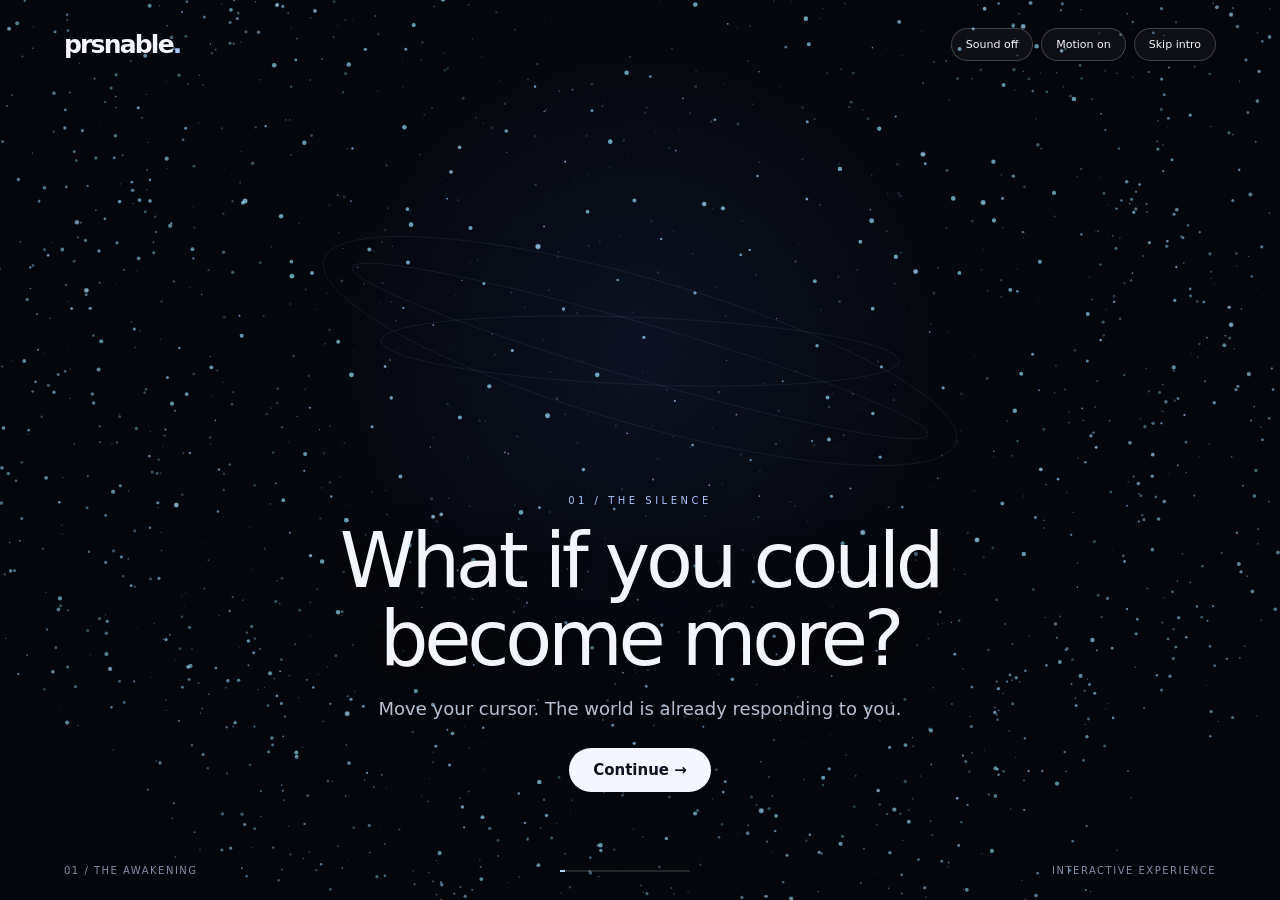
<file: index.html>
<!doctype html><html lang="en"><meta charset="utf-8"><meta name="viewport" content="width=device-width,initial-scale=1"><title>PRSNABLE — The Awakening</title><style>
*{box-sizing:border-box}body{margin:0;background:#05060b;color:#f4f5fa;font:15px system-ui,sans-serif;overflow:hidden}canvas{position:fixed;inset:0;width:100%;height:100%}header{position:fixed;top:0;left:0;right:0;display:flex;justify-content:space-between;align-items:center;padding:28px 5vw;z-index:3}.logo{font-size:25px;letter-spacing:-1.8px;font-weight:600}.logo b{color:#a8c7ff}button{font:inherit;color:inherit;background:#ffffff0b;border:1px solid #ffffff35;border-radius:100px;padding:13px 24px;cursor:pointer;transition:.25s}button:hover{background:#ffffff25;border-color:#fff}button:focus-visible,input:focus-visible{outline:2px solid #a8c7ff;outline-offset:4px}.primary{background:#f5f6ff;color:#101322;border:0;font-weight:600}.primary:hover{background:#b9d2ff}.controls{display:flex;gap:8px}.controls button{font-size:11px;padding:9px 14px}main{position:fixed;inset:0;display:flex;align-items:flex-end;justify-content:center;padding:0 6vw 12vh;text-align:center;pointer-events:none}.content{max-width:850px;pointer-events:auto;transition:opacity .5s; text-shadow:0 2px 25px #000}.eyebrow{font-size:10px;letter-spacing:.35em;color:#a8c7ff;text-transform:uppercase}h1{font-size:clamp(38px,6vw,88px);font-weight:300;letter-spacing:-.055em;line-height:1.02;margin:16px 0}p{color:#b9c0d2;line-height:1.65;font-size:clamp(14px,1.5vw,18px);margin:14px auto 24px;max-width:600px}.foot{position:fixed;bottom:24px;left:5vw;right:5vw;display:flex;align-items:center;justify-content:space-between;color:#858da5;font-size:10px;letter-spacing:.15em}.track{width:130px;height:2px;background:#ffffff20}.track i{display:block;height:100%;background:#b9d2ff;width:0;transition:width .3s}.panel{background:#090d18c9;border:1px solid #ffffff20;border-radius:24px;padding:28px;backdrop-filter:blur(18px);width:min(620px,88vw);text-align:left}.panel h1{font-size:clamp(28px,4vw,48px)}input{width:100%;padding:16px;background:#ffffff09;border:1px solid #ffffff30;border-radius:12px;color:white;font:inherit;margin:12px 0 20px}.choices{display:flex;flex-wrap:wrap;gap:8px;margin:16px 0}.choices button{border-radius:12px;text-align:left}.panel .primary{float:right}.panel:after{content:'';display:block;clear:both}.small{font-size:12px;color:#9ba6bc}.actions{display:flex;gap:8px;flex-wrap:wrap}.status{color:#b8d8ff}.hidden{display:none}.panel{max-height:80vh;overflow-y:auto}#talklog{max-height:36vh;overflow-y:auto}@media(max-width:600px){header{padding:18px 4vw}.controls button{padding:8px}.logo{font-size:21px}main{padding-bottom:10vh}.panel{padding:20px}.foot{bottom:14px}}@media(prefers-reduced-motion:reduce){*{transition:none!important}}
#world{z-index:0}#front{z-index:3;pointer-events:none}header{z-index:5}.foot{z-index:5}main{z-index:4}
#kinetic{position:fixed;inset:0;display:flex;align-items:center;justify-content:center;pointer-events:none;z-index:2;perspective:900px;overflow:hidden}
#kword{font-weight:800;letter-spacing:-.02em;color:#fff;text-align:center;line-height:.95;opacity:0;text-shadow:0 0 34px #8fb8ff66,0 0 90px #a8c7ff33;white-space:nowrap;will-change:transform,filter,opacity}

.err{color:#ffb3b3;font-size:13px}.ok{color:#b8e6c8;font-size:13px}.panel a{color:#a8c7ff}.trustrow{border-top:1px solid #ffffff18;padding:12px 0}.trustrow label{display:flex;align-items:center;font-size:14px}.trustrow select{width:100%;margin-top:8px;padding:11px;background:#0d1322;border:1px solid #ffffff30;border-radius:10px;color:#fff;font:inherit}button:disabled{opacity:.55;cursor:wait}
/* F-10: agent home — wide panel, card layout, readable type.
   Scoped to .panel.home so auth / Becoming / trust screens
   keep the original panel. The scroll fix above (panel
   max-height 80vh + overflow-y auto, #talklog cap + scroll)
   is untouched and keeps applying. */
.content:has(.panel.home){max-width:1120px}
.panel.home{width:min(920px,88vw);padding:34px}
.home h1{font-size:clamp(30px,3.4vw,42px);margin:10px 0 8px}
.homehead{border-bottom:1px solid #ffffff16;padding-bottom:18px;margin-bottom:22px}
.homehead p{margin:8px 0}
.meta{font-size:14.5px;color:#a9b6cf;line-height:1.55;margin:6px 0;max-width:none}
.cards{display:grid;grid-template-columns:1fr;gap:20px;align-items:start}
.card{background:#0b101fdd;border:1px solid #ffffff1c;border-radius:18px;padding:22px;min-width:0}
.card h2{font-size:20px;font-weight:600;margin:0 0 10px;letter-spacing:-.01em}
.lead{font-size:15px;color:#c3cbdf;line-height:1.6;margin:8px 0;max-width:none}
.conntext{font-size:15px;color:#d5dcee;line-height:1.55;margin:6px 0;max-width:none}
.talkhead{border-bottom:1px solid #ffffff12;padding-bottom:14px}
.state{font-size:16.5px;font-weight:600;color:#eef3ff;line-height:1.45;margin:4px 0 12px;max-width:none}
#talklog{background:#ffffff05;border:1px solid #ffffff10;border-radius:12px;padding:8px 14px;margin-top:14px}
#talklog:empty{display:none}
.tline{font-size:15.5px;line-height:1.55;color:#dde5f5;margin:9px 0;max-width:none;overflow-wrap:break-word}
.tline b{color:#a8c7ff}
.typedrow{margin-top:14px}
.homefoot{margin-top:22px}
.home .ok,.home .err{font-size:14.5px;line-height:1.5}
#connbox .trustrow{border-top:1px solid #ffffff14;padding:14px 0 6px}
@media(min-width:960px){.cards{grid-template-columns:minmax(0,3fr) minmax(0,2fr)}}
@media(max-width:600px){.panel.home{padding:20px}.card{padding:16px}}

/* F-12: member shell + foreground orb. Palette per the member
   experience directive, scoped to .panel.home so the signed-out
   intro / Arrival keeps its own styling untouched. */
.panel.home{background:#05070Cf2;border-color:#263547;color:#F2F6FC}
.home .card{background:#101823;border-color:#263547}
.home .meta{color:#A0B2C9}
.home .lead{color:#C9D6EA}
.home .conntext{color:#DCE7F5}
.home .tline{color:#E3EBF8}
.home .tline b{color:#A5D5FF}
.home #talklog{background:#0A111D;border-color:#263547}
.home .state{color:#F2F6FC}
.home .eyebrow{color:#A5D5FF}
.shellhead{display:flex;align-items:center;justify-content:space-between;gap:14px;border-bottom:1px solid #263547;padding-bottom:14px;margin-bottom:6px}
.shellorb{display:flex;align-items:center;gap:10px;background:transparent;border:1px solid transparent;border-radius:100px;padding:4px 14px 4px 4px}
.shellorb:hover{border-color:#263547;background:#101823}
#orbmini{position:static;inset:auto;width:46px;height:46px;flex:none}
.shellorbstate{font-size:13px;color:#A0B2C9}
.shellid{text-align:right;min-width:0}
.statepill{display:inline-block;font-size:12.5px;color:#A5D5FF;border:1px solid #263547;background:#101823;padding:5px 12px;border-radius:30px;margin-top:6px}
.shellnav{display:flex;gap:6px;flex-wrap:wrap;margin:14px 0 20px}
.navbtn{background:transparent;border:1px solid transparent;color:#A0B2C9;border-radius:12px;padding:10px 16px}
.navbtn:hover{border-color:#263547;color:#F2F6FC;background:#101823}
.navbtn.active{background:#142031;border-color:#293C53;color:#A5D5FF}
.sview{min-width:0}
.orbzone{text-align:center;margin:6px 0 20px}
.orbwrap{max-width:440px;margin:0 auto}
#orbcanvas{position:static;inset:auto;width:100%;height:clamp(220px,36vh,400px);display:block}
.orbheadline{font-size:clamp(28px,4vw,44px);font-weight:500;letter-spacing:-.02em;line-height:1.1;margin:10px 0 4px;color:#F2F6FC}
.orbsub{color:#A0B2C9;font-size:15.5px;margin:4px auto 0;max-width:520px}
.shell[data-mode="conversation"] .orbwrap{max-width:180px}
.shell[data-mode="conversation"] #orbcanvas{height:150px}
.shell[data-mode="conversation"] .orbheadline{font-size:23px}
.shell[data-mode="voice"] .orbwrap{max-width:480px}
.emptyview h2{font-size:clamp(24px,3vw,34px);font-weight:500;margin:8px 0}
.transition{text-align:center;padding:12px 0 4px}
#transorb{position:static;inset:auto;width:min(300px,72vw);height:250px;display:block;margin:0 auto}
.transname{font-size:clamp(42px,8.5vw,92px);font-weight:800;letter-spacing:-.02em;line-height:1;color:#F2F6FC;margin:6px 0 10px;text-transform:uppercase}
.transub{color:#A0B2C9;margin:0 auto 22px}
@media(max-width:650px){.shellnav{position:fixed;left:0;right:0;bottom:0;z-index:6;display:flex;justify-content:space-around;background:#0B111C;border-top:1px solid #263547;padding:6px 4px calc(6px + env(safe-area-inset-bottom));margin:0}.shellnav .navbtn{font-size:11.5px;padding:10px 8px;flex:1}.sview{padding-bottom:64px}#orbcanvas{height:270px}.shellid .eyebrow{display:none}}

/* F-12B: two-mode Becoming — entrance, quick start, meet screen.
   Directive palette, matching the member experience reference. */
.modecards{display:grid;grid-template-columns:1fr 1fr;gap:16px;margin:26px 0;text-align:left}
.modecard{background:#101823;border:1px solid #34475f;border-radius:18px;padding:24px;display:flex;flex-direction:column;align-items:flex-start}
.modecard h2{font-size:23px;margin:8px 0}
.modecard p{flex:1;color:#a0b2c9;line-height:1.55}
.modecard small{color:#a0b2c9;letter-spacing:.14em}
.modecard button{width:100%}
.choices{display:grid;grid-template-columns:1fr 1fr;gap:10px;margin:16px 0}
.choices button.selected{border-color:#a5d5ff;background:#20374d}
.meet{text-align:center}
.meetname{font-size:clamp(42px,8.5vw,92px);font-weight:800;letter-spacing:-.02em;line-height:1;color:#F2F6FC;margin:6px 0 10px;text-transform:uppercase}
@media(max-width:600px){.modecards,.choices{grid-template-columns:1fr}}
</style><canvas id="world" aria-hidden="true"></canvas><canvas id="front" aria-hidden="true"></canvas><div id="kinetic" aria-hidden="true"><span id="kword"></span></div><audio id="voice" preload="auto"></audio><header><div class="logo">prsnable<b>.</b></div><div class="controls"><button id="sound">Sound off</button><button id="motion">Motion on</button><button id="skip">Skip intro</button></div></header><main><div class="content" id="content"></div></main><div class="foot"><span id="chapter">01 / THE AWAKENING</span><div class="track"><i id="progress"></i></div><span>INTERACTIVE EXPERIENCE</span></div><script>
const c=document.querySelector('canvas'),ctx=c.getContext('2d'),$=id=>document.getElementById(id);let W,H,D,mode='intro',scene=0,start=performance.now(),mx=0,my=0,muted=true,reduced=matchMedia('(prefers-reduced-motion: reduce)').matches,ac,osc,gain,question=0,answers=[],agent='';const particles=Array.from({length:2600},(_,i)=>{let u=(i+.5)/2600,v=i*2.399963;return {x:Math.sqrt(1-(2*u-1)**2)*Math.cos(v),y:2*u-1,z:Math.sqrt(1-(2*u-1)**2)*Math.sin(v),r:Math.random(),a:Math.random()*6.28}});function resize(){D=Math.min(devicePixelRatio,1.7);W=innerWidth;H=innerHeight;c.width=W*D;c.height=H*D;ctx.setTransform(D,0,0,D,0,0);fc.width=W*D;fc.height=H*D;fctx.setTransform(D,0,0,D,0,0)}const fc=document.getElementById('front'),fctx=fc.getContext('2d');resize();addEventListener('resize',resize);addEventListener('pointermove',e=>{mx=(e.clientX/W-.5)*2;my=(e.clientY/H-.5)*2});const scenes=[['01 / THE SILENCE','What if you could become more?','Move your cursor. The world is already responding to you.'],['02 / THE WEIGHT','The same twenty-four hours.','Responsibilities. Relationships. Ambitions. Unfinished ideas.'],['03 / THE EMERGENCE','An agent of your own.','An intelligence that learns you, works for you and earns your trust.'],['04 / THE POSSIBILITIES','More of you. Less on you.','Reclaim your time. Strengthen your relationships. Pursue your ambitions.'],['05 / THE REVEAL','Everyone deserves an agent.','Meet an intelligence designed around you.'],['06 / THE ARRIVAL','Get PRSNABLE.','More of you. Less on you.']];const times=[0,6000,13000,21000,29000,37000];function intro(){let s=scenes[scene];if(scene===5){$('content').innerHTML='';arrivalDone=false;impactFired=false;if(reduced){arrivalStart=0;arrivalDone=true;settleArrival()}else{arrivalStart=performance.now();startSwell()}return}$('content').innerHTML=`<div class="eyebrow">${s[0]}</div><h1>${s[1]}</h1><p>${s[2]}</p><button class="primary" onclick="advance()">Continue →</button>`;speakKey('s'+(scene+1));kinetic(KWORDS[scene]);pulse(.5);}function advance(){if(scene<5){scene++;start=performance.now()-times[scene];intro()}else begin()}const voiceEl=$('voice');let voiceKey='',arrivalSnippetPlayed=false;function speakKey(k){if(muted||!k)return;voiceKey=k;try{voiceEl.src='audio/'+k+'.mp3';voiceEl.currentTime=0;voiceEl.play().catch(()=>{})}catch{}}voiceEl.addEventListener('ended',()=>{if(muted||mode!=='intro'||scene!==5||voiceKey!=='s6'||arrivalSnippetPlayed)return;arrivalSnippetPlayed=true;voiceKey='arrival-snippet';try{voiceEl.src='audio/arrival-snippet.mp3';voiceEl.currentTime=0;voiceEl.play().catch(()=>{})}catch{}});function stopVoice(){try{voiceEl.pause()}catch{}}$('sound').onclick=()=>{muted=!muted;$('sound').textContent=muted?'Sound off':'Sound on';if(muted){stopVoice();if(gain)gain.gain.value=0}else{try{ac??=new AudioContext();ac.resume();if(!osc){osc=ac.createOscillator();gain=ac.createGain();osc.type='sine';osc.frequency.value=55;osc.connect(gain).connect(ac.destination);osc.start()}gain.gain.value=.035}catch{}if(mode==='intro')speakKey('s'+(scene+1));else if(mode==='onboard')speakKey('q'+(question+1));else if(mode==='agent')speakKey('dash')}};function setMotion(r){reduced=r;try{localStorage.setItem('prsnable-motion',r?'off':'on')}catch{}const mb=$('motion');if(mb)mb.textContent=r?'Motion off':'Motion on';const yb=$('youmotionstate');if(yb)yb.textContent=r?'Motion is off.':'Motion is on.'}try{const mp=localStorage.getItem('prsnable-motion');if(mp==='off')reduced=true;else if(mp==='on')reduced=false}catch{}$('motion').textContent=reduced?'Motion off':'Motion on';$('motion').onclick=()=>setMotion(!reduced);$('skip').onclick=()=>begin();const qs=['What do you want more of in your life?','What takes up too much of your time?','What goal would you pursue if you had more capacity?','How do you prefer to communicate?','When are you at your best?','What tends to get in your way?','Which relationships matter most to you?','What would you delegate first?','How proactive should your agent be?','What should your agent never do without asking?','What would a successful week look like?','What is one thing we could help you accomplish today?'];function esc(s){return String(s??'').replace(/[&<>"']/g,x=>({'&':'&amp;','<':'&lt;','>':'&gt;','"':'&quot;',"'":'&#39;'}[x]))}
const API_AUTH='https://prsnable-auth-staging.realmops.workers.dev',API_BEC='https://prsnable-becoming-staging.realmops.workers.dev',API_ACT='https://prsnable-activation-staging.realmops.workers.dev';const API_CONN='https://prsnable-connections-staging.realmops.workers.dev';const API_TALK='https://prsnable-voice-staging.realmops.workers.dev';const API_DNA='https://prsnable-agent-dna-staging.realmops.workers.dev';const API_MISS='https://prsnable-missions-staging.realmops.workers.dev';let talkState='idle',talkAmp=0,talkAmpTarget=.08;
const RUNG_LABELS={0:'0 · Disabled',1:'1 · Observe only',2:'2 · Suggest',3:'3 · Act with my approval',4:'4 · Constrained autonomous',5:'5 · Full autonomous'};
let sessToken=sessionStorage.getItem('prsnable_token')||'',curSession=null,curMove=null;
let becMode=null,prefName=null,agentNameDraft='',q2Done=false,q3Done=false;
function saveToken(t){sessToken=t;sessionStorage.setItem('prsnable_token',t)}
function clearToken(){sessToken='';sessionStorage.removeItem('prsnable_token')}
async function api(base,path,opts={}){const headers={'content-type':'application/json'};if(sessToken)headers.authorization='Bearer '+sessToken;let res;try{res=await fetch(base+path,{method:opts.method||'GET',headers,body:opts.body===undefined?undefined:JSON.stringify(opts.body)})}catch(e){throw new Error('The service could not be reached. Check your connection and try again.')}const json=await res.json().catch(()=>null);return{status:res.status,json}}
function serverMsg(r,fallback){return (r.json&&(r.json.message||r.json.error))||fallback}
function panel(html){$('content').innerHTML=`<section class="panel">${html}</section>`}
function noteHtml(note,kind){return note?`<p class="${kind==='err'?'err':'ok'}" role="alert">${esc(note)}</p>`:''}
function busy(btn,label){if(btn){btn.disabled=true;if(label)btn.textContent=label}}
function humanCap(k){return String(k).replace(/_/g,' ').replace(/^./,ch=>ch.toUpperCase())}
function begin(){mode='auth';$('chapter').textContent='02 / BECOMING';$('progress').style.width='10%';$('skip').textContent='Restart';$('skip').onclick=()=>location.reload();if(sessToken)resumeFlow();else showAuth('in')}
function showAuth(which,note){panel(`${noteHtml(note,'err')}<div class="eyebrow">Your agent · Staging</div><h1>${which==='create'?'Create your account':'Welcome back'}</h1><p class="small">This is the real PRSNABLE agent, wired to the live staging services. ${which==='create'?'Passwords need at least 12 characters.':''}</p><form id="authform"><input id="aemail" type="email" required autocomplete="email" placeholder="Email"><input id="apass" type="password" required ${which==='create'?'minlength="12"':''} autocomplete="${which==='create'?'new-password':'current-password'}" placeholder="Password"><button class="primary" id="authgo">${which==='create'?'Create account →':'Sign in →'}</button></form><p class="small">${which==='create'?'Already have an account?':'New here?'} <a href="#" id="authtoggle">${which==='create'?'Sign in':'Create an account'}</a></p>`);$('authtoggle').onclick=e=>{e.preventDefault();showAuth(which==='create'?'in':'create')};$('authform').onsubmit=async e=>{e.preventDefault();const btn=$('authgo');busy(btn,'Working…');const email=$('aemail').value.trim(),password=$('apass').value;try{if(which==='create'){const r=await api(API_AUTH,'/auth/register',{method:'POST',body:{email,password}});if(r.status!==201){showAuth('create',serverMsg(r,'That account could not be created.'));return}}const r=await api(API_AUTH,'/auth/login',{method:'POST',body:{email,password}});if(r.status!==200||!r.json.token){showAuth(which,serverMsg(r,'Sign-in failed. Check your email and password.'));return}saveToken(r.json.token);resumeFlow()}catch(err){showAuth(which,err.message)}}}
async function resumeFlow(){panel(`<div class="eyebrow">Your agent</div><h1>Picking up where you left off…</h1><p class="small">Reading your journey state from the services.</p>`);try{const act=await api(API_ACT,'/activation/state');if(act.status===401){clearToken();showAuth('in','Your session has expired. Sign in again.');return}if(act.status!==200){panel(`<div class="eyebrow">Your agent</div><h1>Something stopped us.</h1>${noteHtml(serverMsg(act,'The activation service returned an error.'),'err')}<button class="primary" onclick="resumeFlow()">Try again →</button>`);return}const st=act.json;if(st.stage==='active'){showAgentHome();return}if(st.stage==='provision'){showProvision(st);return}if(st.stage==='trust'){showTrust(st);return}const start=await api(API_BEC,'/becoming/start',{method:'POST',body:{}});if(start.status===401){clearToken();showAuth('in','Your session has expired. Sign in again.');return}if(start.status===409){showName();return}if(start.status!==200&&start.status!==201){panel(`<div class="eyebrow">Becoming</div><h1>Something stopped us.</h1>${noteHtml(serverMsg(start,'The Becoming service returned an error.'),'err')}<button class="primary" onclick="resumeFlow()">Try again →</button>`);return}if(start.json.status==='concluded'){showConcluded(start.json);return}curSession=start.json.session_id;curMove=start.json.move;becMode=start.json.mode||null;prefName=start.json.preferred_name||null;if(becMode==='quick'){quickStep();return}if(becMode==='deep'){showMove();return}if(start.json.created||!start.json.answers_count){showEntrance();return}showMove()}catch(err){panel(`<div class="eyebrow">Your agent</div><h1>Something stopped us.</h1>${noteHtml(err.message,'err')}<button class="primary" onclick="resumeFlow()">Try again →</button>`)}}
function showMove(note){const m=curMove;if(!m){resumeFlow();return}$('chapter').textContent='02 / BECOMING';if(m.type==='concluded'){showConcluded({dna_version:m.dna_version});return}if(m.type==='conclude'){panel(`${noteHtml(note)}<div class="eyebrow">Becoming · Complete</div><h1>Ready to meet your agent?</h1><p>You have answered what your agent needs. Completing writes your Agent DNA.</p><button class="primary" id="concludego">Complete my Becoming →</button>`);$('concludego').onclick=async e=>{busy(e.target,'Writing your DNA…');await sendAnswer({})};return}if(m.type==='follow_up'||m.type==='clarify'){panel(`${noteHtml(note)}<div class="eyebrow">Becoming · ${esc(m.dimension_id||'')}</div><h1>${esc(m.prompt||'One more choice')}</h1><div class="choices">${(m.options||[]).map(o=>`<button data-opt="${esc(o.id)}">${esc(o.label||o.id)}</button>`).join('')}</div><button type="button" id="meetnow2">Meet my agent now</button>`);document.querySelectorAll('[data-opt]').forEach(b=>b.onclick=async()=>{b.disabled=true;await sendAnswer({option_id:b.dataset.opt})});const mm2=document.getElementById('meetnow2');if(mm2)mm2.onclick=meetAgentNow;return}panel(`${noteHtml(note)}<div class="eyebrow">Becoming · ${esc(m.dimension_id||'')}</div><h1>${esc(m.prompt||'Tell me more')}</h1><form id="aform"><input id="atext" autocomplete="off" placeholder="Tell me in your own words…" required maxlength="2000"><div class="actions"><button class="primary" id="ago">Continue →</button><button type="button" id="askip">Skip this one</button></div>${voiceBtnHtml('atext')}<button type="button" id="meetnow">Meet my agent now</button></form>`);$('aform').onsubmit=async e=>{e.preventDefault();busy($('ago'),'Thinking…');await sendAnswer({text:$('atext').value.trim()})};$('askip').onclick=async()=>{await sendAnswer({skip:true})};wireVoice('atext');const mm=$('meetnow');if(mm)mm.onclick=meetAgentNow}
async function sendAnswer(payload){try{const r=await api(API_BEC,'/becoming/answer',{method:'POST',body:{session_id:curSession,...payload}});if(r.status===401){clearToken();showAuth('in','Your session has expired. Sign in again.');return}if(r.status===422){if(becMode==='quick'){q2Done=false;showQuickQ2('That answer didn\u2019t land — the interpretation was rejected. Try a shorter, simpler version of the same answer.');return}showMove('That answer didn\u2019t land — the interpretation was rejected. Try a shorter, simpler version of the same answer.');return}if(r.status!==200){showMove(serverMsg(r,'The Becoming service returned an error. Try again.'));return}if(r.json.status==='concluded'){if(becMode==='quick'&&!q3Done){showQuickQ3();return}if(becMode==='continue'){showContinueDone(r.json);return}showConcluded(r.json);return}curMove=r.json.move;if(becMode==='quick'){quickStep();return}showMove()}catch(err){showMove(err.message)}}
function showConcluded(res){const v=res.dna_version;const rev=res.revelation;panel(`<div class="eyebrow">Becoming · Complete</div><h1>Your agent understands you now.</h1><p>Your Becoming is complete and your Agent DNA${v?` (version ${esc(v)})`:''} was written by the service.</p>${rev&&rev.headline?`<p>${esc(rev.headline)}</p>`:''}${rev&&rev.text?`<p class="small">${esc(rev.text).replace(/\n/g,'<br>')}</p>`:''}<button class="primary" onclick="showName()">Name your agent →</button>`)}
function showName(note){panel(`${noteHtml(note,'err')}<div class="eyebrow">A new relationship</div><h1>Give your agent a name.</h1><p>One intelligence. A relationship that grows with you.</p><form id="nform"><input id="nname" required maxlength="60" placeholder="Your agent\u2019s name"><button class="primary" id="ngo">Awaken my agent →</button></form>`);if(agentNameDraft)$('nname').value=agentNameDraft;$('nform').onsubmit=async e=>{e.preventDefault();busy($('ngo'),'Naming…');try{const r=await api(API_ACT,'/activation/name',{method:'POST',body:{agent_name:$('nname').value.trim()}});if(r.status===401){clearToken();showAuth('in','Your session has expired. Sign in again.');return}if(r.status!==200){showName(serverMsg(r,'Naming failed. Try again.'));return}if(becMode==='quick'){showQuickTrustIntro({agent_id:r.json.agent_id,agent_name:r.json.agent_name});return}showTrust({stage:'trust',agent_id:r.json.agent_id,agent_name:r.json.agent_name,trust_presentation:r.json.trust_presentation,confirmation_ref:r.json.confirmation_ref})}catch(err){showName(err.message)}}}
function showTrust(st){const pres=st.trust_presentation||{suggestions:[],boundaries:[]};const sugg=pres.suggestions||[];const bounds=pres.boundaries||[];panel(`<div class="eyebrow">Trust · ${esc(st.agent_name||'Your agent')}</div><h1>What may ${esc(st.agent_name||'your agent')} do?</h1><p class="small">Nothing is granted until you confirm it here. Check only what you want, set the level, then confirm — or skip this step entirely and grant nothing.</p><form id="tform">${sugg.length?sugg.map((s,i)=>`<div class="trustrow"><label><input type="checkbox" class="tsel" data-cap="${esc(s.capability)}" style="width:auto;margin:0 8px 0 0">${esc(humanCap(s.capability))}</label><select class="trung" data-cap="${esc(s.capability)}">${[0,1,2,3,4,5].map(n=>`<option value="${n}" ${n===s.suggested_rung_number?'selected':''}>${RUNG_LABELS[n]}${n===s.suggested_rung_number?' (suggested)':''}</option>`).join('')}</select></div>`).join(''):'<p class="small">Your DNA offered no permission suggestions. You can skip — your agent will understand you and be allowed to do nothing until you grant more later.</p>'}${bounds.length?`<div class="trustrow"><label><input type="checkbox" id="tbounds" style="width:auto;margin:0 8px 0 0">Include my boundaries (${bounds.length})</label><p class="small">${bounds.map(b=>esc(typeof b==='string'?b:b.text||JSON.stringify(b))).join(' · ')}</p></div>`:''}<div class="actions"><button class="primary" id="tgo">Confirm selected permissions</button><button type="button" id="tskip">Skip — grant nothing</button></div><p class="small" id="tmsg"></p></form>`);$('tskip').onclick=async()=>{try{const r=await api(API_ACT,'/activation/trust/skip',{method:'POST',body:{}});if(r.status===401){clearToken();showAuth('in','Your session has expired. Sign in again.');return}if(r.status!==200){$('tmsg').textContent=serverMsg(r,'Skip failed. Try again.');return}showProvision(r.json)}catch(err){$('tmsg').textContent=err.message}};$('tform').onsubmit=async e=>{e.preventDefault();const selections={};document.querySelectorAll('.tsel:checked').forEach(cb=>{const sel=document.querySelector(`.trung[data-cap="${CSS.escape(cb.dataset.cap)}"]`);selections[cb.dataset.cap]=Number(sel.value)});const useBounds=$('tbounds')&&$('tbounds').checked;if(!Object.keys(selections).length&&!useBounds){$('tmsg').textContent='Pick at least one permission, or use Skip to grant nothing.';return}busy($('tgo'),'Recording…');try{const body={confirmation_ref:st.confirmation_ref,selections,source:'explicit_member_confirmation'};if(useBounds)body.boundaries_confirmed=true;const r=await api(API_ACT,'/activation/trust/confirm',{method:'POST',body});if(r.status===401){clearToken();showAuth('in','Your session has expired. Sign in again.');return}if(r.status!==200){$('tmsg').textContent=serverMsg(r,'Confirmation failed. Nothing was recorded — try again.');$('tgo').disabled=false;$('tgo').textContent='Confirm selected permissions';return}showProvision(r.json)}catch(err){$('tmsg').textContent=err.message}}}
function showProvision(rec){panel(`<div class="eyebrow">Activation</div><h1>One last step.</h1><p>Your agent ${rec&&rec.agent_name?`<b>${esc(rec.agent_name)}</b> `:''}is named and your trust choices are recorded. Provisioning creates your persistent agent from your DNA. It grants nothing new.</p><button class="primary" id="pgo">Provision my agent →</button><p class="small" id="pmsg"></p>`);$('pgo').onclick=async e=>{busy(e.target,'Provisioning…');try{const r=await api(API_ACT,'/activation/provision',{method:'POST',body:{}});if(r.status===401){clearToken();showAuth('in','Your session has expired. Sign in again.');return}if(r.status!==200){$('pmsg').textContent=serverMsg(r,'Provisioning failed. Try again.');e.target.disabled=false;e.target.textContent='Provision my agent →';return}showProvisioned(r.json)}catch(err){$('pmsg').textContent=err.message}}}
function showProvisioned(rec){f12AgentName=rec.agent_name||'';const und=(rec.agent_status&&rec.agent_status.understands)||{};const pref=und.preferred_name||prefName||'';const conf=(rec.trust&&rec.trust.confirmations)||[];panel(`<div class="meet"><div class="eyebrow">Your personal AI agent</div><div class="meetname">${esc(rec.agent_name||'Your agent')}</div>${pref?`<h2>Hello, ${esc(pref)}.</h2>`:''}<p class="small">Agent ID ${esc(rec.agent_id||'')} · DNA snapshot version ${esc(rec.dna_snapshot_version??'')} · Trust: ${esc((rec.trust&&rec.trust.trust_status)||'')}</p>${conf.length?`<p class="small">Confirmed: ${conf.map(c=>esc(humanCap(c.capability))+' — '+esc(c.rung_name||c.rung)).join(' · ')}</p>`:'<p class="small">No permissions confirmed — your agent understands you and is allowed to do nothing yet.</p>'}<h2>Our journey starts here.</h2><button class="primary" onclick="enterAgent()">Meet your agent →</button></div>`)}
async function showAgentHome(){panel(`<div class="eyebrow">Your agent</div><h1>Reading live status…</h1>`);try{const r=await api(API_ACT,'/activation/status');if(r.status===401){clearToken();showAuth('in','Your session has expired. Sign in again.');return}if(r.status!==200){panel(`<div class="eyebrow">Your agent</div><h1>Something stopped us.</h1>${noteHtml(serverMsg(r,'Status could not be read.'),'err')}<button class="primary" onclick="showAgentHome()">Try again →</button>`);return}const s=r.json;const as=s.agent_status||{};const und=as.understands||{};const mission=und.first_mission&&(und.first_mission.objective||und.first_mission);const caps=as.allowed&&as.allowed.capabilities?Object.entries(as.allowed.capabilities):[];mode='agent';$('chapter').textContent='03 / YOUR AGENT';$('progress').style.width='100%';f12AgentName=s.agent_name||f12AgentName;agentName=f12AgentName||'Your agent';panel(`<div class="shell" id="shell" data-view="agent" data-mode="presence"><div class="shellhead"><button type="button" class="shellorb" id="shellorb" onclick="shellNav('agent')" aria-label="Back to your agent"><canvas id="orbmini" width="92" height="92" aria-hidden="true"></canvas><span class="shellorbstate" id="shellorbstate">Available</span></button><div class="shellid"><div class="eyebrow status">● ${esc(s.agent_name||'Your agent')} · Active</div><br><span class="statepill" id="orbpill" aria-live="polite">${esc(s.agent_name||'Your agent')} · Available</span></div></div><nav class="shellnav" id="shellnav" aria-label="Main navigation">${['agent','today','missions','impact','you'].map(v=>`<button type="button" class="navbtn${v==='agent'?' active':''}" data-view="${v}"${v==='agent'?' aria-current="page"':''} onclick="shellNav('${v}')">${v==='you'?'You':v[0].toUpperCase()+v.slice(1)}</button>`).join('')}</nav><section class="sview" id="view-agent"><div class="homehead"><h1>Our journey starts here.</h1>${mission?`<p><b>First mission:</b> ${esc(mission)}</p>`:'<p class="meta">No first mission is recorded in your DNA yet.</p>'}<p class="meta">Trust: ${esc(s.trust_status||'')} · DNA snapshot version ${esc((s.provisioned&&s.provisioned.dna_version)??und.dna_version??'')}</p>${caps.length?`<p class="meta">Allowed now: ${caps.map(([k,g])=>esc(humanCap(k))+' — '+esc(g.rung_name||g.rung)).join(' · ')}</p>`:'<p class="meta">Allowed now: nothing. Your agent can understand you, and every action still needs a grant from you.</p>'}</div><div class="orbzone" id="orbzone"><div class="orbwrap"><canvas id="orbcanvas" aria-hidden="true"></canvas></div><div class="orbheadline" id="orbheadline" aria-live="polite">I'm here.</div><p class="orbsub" id="orbsubtitle">What can I take care of for you?</p></div><div id="pausebanner"></div><div class="cards"><div id="talkbox" class="card talkcard"><p class="lead">Talk: reading…</p></div><div id="connline" class="card"><p class="lead">Connections: reading…</p></div></div><div class="actions homefoot"><button onclick="showAgentHome()">Refresh status</button></div></section><section class="sview hidden" id="view-today"><div class="eyebrow">Your day</div><h2>Your day, in one place.</h2><div id="todaybox"><p class="lead">Reading your day…</p></div></section><section class="sview hidden" id="view-missions"><div class="eyebrow">Your ambitions</div><h2>What you're working toward.</h2><div id="missionsbox"><p class="lead">Reading your missions…</p></div><div id="creationsbox"></div></section><section class="sview hidden" id="view-impact"><div class="eyebrow">Life reclaimed</div><h2>What has actually been done.</h2><div id="impactbox"><p class="lead">Reading what has been done…</p></div></section><section class="sview emptyview hidden" id="view-you"><div class="eyebrow">Your agent belongs to you</div><h2>You're in control.</h2><div class="card"><h3>${esc(s.agent_name||'Your agent')} · Your personal agent</h3>${und.preferred_name?`<p class="meta">Your agent calls you: ${esc(und.preferred_name)}</p>`:''}${mission?`<p class="meta">First mission: ${esc(mission)}</p>`:''}${und.primary_mission?`<p class="meta">What your agent understands you're working toward: ${esc(und.primary_mission)}</p>`:''}${caps.length?`<p class="meta">Allowed now: ${caps.map(([k,g])=>esc(humanCap(k))+' — '+esc(g.rung_name||g.rung)).join(' · ')}</p>`:'<p class="meta">Allowed now: nothing. Your agent can understand you, and every action still needs a grant from you.</p>'}</div><div id="contbox"></div><div id="pausebox"></div><div id="permbox"></div><div id="histbox"></div><div id="connbox" class="card"><p class="lead">Connections: reading…</p></div><div id="dnabox"></div><div id="voicebox"></div><div id="accessbox"></div><div id="accountbox"></div><div class="actions homefoot"><button onclick="showAgentHome()">Refresh status</button><button id="signout">Sign out</button></div></section></div>`);const pn=document.querySelector('.panel');if(pn)pn.classList.add('home');speakKey('dash');$('signout').onclick=async()=>{try{await api(API_AUTH,'/auth/logout',{method:'POST',body:{}})}catch{}clearToken();showAuth('in','You are signed out.')};shellTurns=false;orbHold=null;turnTools=[];orbWorking=false;youMemberId=s.member_id||null;youStatus=s;loadConnections();loadTalk();loadContinue();loadYou();loadToday();loadMissions();loadImpact();orbStart();orbSet(talkOffline?'offline':'available');deliverGreeting();}catch(err){panel(`<div class="eyebrow">Your agent</div><h1>Something stopped us.</h1>${noteHtml(err.message,'err')}<button class="primary" onclick="showAgentHome()">Try again →</button>`)}}
async function loadConnections(note){const box=$('connbox');if(!box)return;try{const r=await api(API_CONN,'/connections');if(r.status===401){clearToken();showAuth('in','Your session has expired. Sign in again.');return}if(r.status!==200){box.innerHTML=`<h2>Connections</h2>${noteHtml(serverMsg(r,'Connection status could not be read.'),'err')}<div class="actions"><button onclick="loadConnections()">Try again →</button></div>`;return}renderConnections(r.json,note);const cl=$('connline');if(cl){const tk=r.json.toolkits||{};const part=k=>{const t=tk[k]||{};return (k==='gmail'?'Gmail':'Google Calendar')+': '+(t.status==='connected'?'Connected':t.status==='pending'?'Connecting':'Not connected')};cl.innerHTML=`<h2>Connections</h2><p class="conntext">${part('gmail')} · ${part('googlecalendar')}</p><div class="actions"><button onclick="shellNav('you')">Manage in You →</button></div>`}}catch(err){box.innerHTML=`<h2>Connections</h2>${noteHtml(err.message,'err')}<div class="actions"><button onclick="loadConnections()">Try again →</button></div>`}}
function connRow(key,c){const label=key==='gmail'?'Gmail':'Google Calendar';let inner='';if(c.status==='connected'){inner=`<p class="conntext"><b>${label}:</b> Connected${c.email?' as '+esc(c.email):''}.</p><div class="actions"><button onclick="proveConn('${key}',this)">Run the read check</button><button onclick="disconnectConn('${key}',this)">Disconnect</button></div><div id="proof-${key}"></div>`}else if(c.status==='pending'){inner=`<p class="conntext"><b>${label}:</b> Connection started. Finish the Google sign-in in the window that opened, then refresh this page.</p><div class="actions"><button onclick="loadConnections()">Refresh status</button><button onclick="disconnectConn('${key}',this)">Cancel connection</button></div>`}else{inner=`<p class="conntext"><b>${label}:</b> Not connected.</p><div class="actions"><button class="primary" onclick="connectConn('${key}',this)">Connect ${label} →</button></div>`}return `<div class="trustrow">${inner}</div>`}
function renderConnections(s,note){const box=$('connbox');if(!box)return;const tk=s.toolkits||{};if(!s.configured){box.innerHTML=`<h2>Connections</h2>${noteHtml(note,'ok')}<p class="lead">Connections are being switched on. When they are live, you will connect Gmail and Google Calendar here — you sign in with Google yourself, in your own browser, and your agent proves each connection with a read-only check before it ever acts.</p><div class="actions"><button onclick="loadConnections()">Refresh</button></div>`;return}box.innerHTML=`<h2>Connections</h2>${noteHtml(note,'ok')}<p class="lead">Connect an account and your agent can work with it under the trust you confirmed. You sign in with Google yourself; PRSNABLE never sees your Google password, and you can disconnect at any time.</p>${connRow('gmail',tk.gmail||{})}${connRow('googlecalendar',tk.googlecalendar||{})}`}
async function connectConn(key,btn){busy(btn,'Opening…');try{const r=await api(API_CONN,'/connections/connect',{method:'POST',body:{toolkit:key}});if(r.status===401){clearToken();showAuth('in','Your session has expired. Sign in again.');return}if(r.status!==200||!r.json||!r.json.redirect_url){loadConnections(serverMsg(r,'The connection could not be started.'));return}window.location.href=r.json.redirect_url}catch(err){loadConnections(err.message)}}
async function disconnectConn(key,btn){busy(btn,'Disconnecting…');try{const r=await api(API_CONN,'/connections/disconnect',{method:'POST',body:{toolkit:key}});if(r.status===401){clearToken();showAuth('in','Your session has expired. Sign in again.');return}loadConnections(r.status===200?'Disconnected. Your agent no longer has access to that account.':serverMsg(r,'Disconnect failed.'))}catch(err){loadConnections(err.message)}}
async function proveConn(key,btn){busy(btn,'Reading…');const out=$('proof-'+key);const reset=()=>{if(btn){btn.disabled=false;btn.textContent='Run the read check'}};try{const r=await api(API_CONN,'/connections/proof',{method:'POST',body:{toolkit:key}});if(r.status===401){clearToken();showAuth('in','Your session has expired. Sign in again.');return}if(r.status!==200){if(out)out.innerHTML=noteHtml(serverMsg(r,'The read check could not run.'),'err');reset();return}const res=r.json.result||{};if(key==='gmail'){loadConnections(`Read check passed: Gmail reports ${res.email_address||'your account'} with ${res.messages_total??'—'} messages. Nothing was sent or changed.`)}else{const evs=res.events||[];if(out)out.innerHTML=evs.length?`<p class="lead">Read check passed. Your next events: ${evs.map(e=>'<b>'+esc(e.summary)+'</b> ('+esc(e.start||'')+')').join(' · ')}. Nothing was created or changed.</p>`:`<p class="lead">Read check passed: your calendar answered, and it has no upcoming events. Nothing was created or changed.</p>`;reset()}}catch(err){if(out)out.innerHTML=noteHtml(err.message,'err');reset()}}
let arrivalStart=0,arrivalDone=false,impactFired=false,swell=null;const textCv=document.createElement('canvas');textCv.width=1800;textCv.height=460;(function paintText(){const g=textCv.getContext('2d');g.textBaseline='middle';const parts=[['Get ',300,'#c9d6f2'],['PRSNABLE',650,'#ffffff'],['.',650,'#a8c7ff']];const widths=parts.map(p=>{g.font=p[1]+' 215px system-ui,sans-serif';return g.measureText(p[0]).width});let sx=900-widths.reduce((a,b)=>a+b,0)/2;parts.forEach((p,i)=>{g.font=p[1]+' 215px system-ui,sans-serif';g.fillStyle=p[2];g.fillText(p[0],sx,238);sx+=widths[i]})})();function arrivalState(now){if(!arrivalStart)return null;let u=Math.min(1,(now-arrivalStart)/3600);let w=u*u*(3-2*u);w=Math.pow(w,1.12);return{u,z:-6+7.8*w,vel:u>=1?0:Math.sin(Math.PI*u)}}function startSwell(){if(muted||!ac)return;try{let len=ac.sampleRate*2,buf=ac.createBuffer(1,len,ac.sampleRate),d=buf.getChannelData(0);for(let i=0;i<len;i++)d[i]=Math.random()*2-1;let src=ac.createBufferSource();src.buffer=buf;src.loop=true;let f=ac.createBiquadFilter();f.type='bandpass';f.Q.value=1.1;f.frequency.setValueAtTime(160,ac.currentTime);f.frequency.exponentialRampToValueAtTime(880,ac.currentTime+2.6);let g=ac.createGain();g.gain.setValueAtTime(.0001,ac.currentTime);g.gain.exponentialRampToValueAtTime(.055,ac.currentTime+2.6);if(ac.createStereoPanner){let pan=ac.createStereoPanner();pan.pan.setValueAtTime(-.35,ac.currentTime);pan.pan.linearRampToValueAtTime(.35,ac.currentTime+2.8);src.connect(f);f.connect(g);g.connect(pan);pan.connect(ac.destination)}else{src.connect(f);f.connect(g);g.connect(ac.destination)}src.start();swell={src,g}}catch{}}function bassImpact(){if(muted||!ac)return;try{let t0=ac.currentTime;let o=ac.createOscillator(),g=ac.createGain();o.type='sine';o.frequency.setValueAtTime(118,t0);o.frequency.exponentialRampToValueAtTime(30,t0+1.7);g.gain.setValueAtTime(.0001,t0);g.gain.exponentialRampToValueAtTime(.5,t0+.03);g.gain.exponentialRampToValueAtTime(.0001,t0+1.9);o.connect(g);g.connect(ac.destination);o.start(t0);o.stop(t0+2);let o2=ac.createOscillator(),g2=ac.createGain();o2.type='triangle';o2.frequency.setValueAtTime(59,t0);o2.frequency.exponentialRampToValueAtTime(28,t0+1.2);g2.gain.setValueAtTime(.0001,t0);g2.gain.exponentialRampToValueAtTime(.18,t0+.02);g2.gain.exponentialRampToValueAtTime(.0001,t0+1.3);o2.connect(g2);g2.connect(ac.destination);o2.start(t0);o2.stop(t0+1.4);if(swell){swell.g.gain.cancelScheduledValues(t0);swell.g.gain.setTargetAtTime(.0001,t0,.08);try{swell.src.stop(t0+.4)}catch{}swell=null}}catch{}}function settleArrival(){$('content').innerHTML=`<div class="eyebrow">06 / THE ARRIVAL</div><h1>More of you. Less on you.</h1><p>An intelligence designed around you, ready when you are.</p><button class="primary" onclick="begin()">Begin your journey →</button>`;speakKey('s6');kinetic(KWORDS[5]);pulse(1);}const KWORDS=['MORE.','POTENTIAL.','YOUR AGENT.','UNDERSTOOD.','EVERYONE.',"LET'S GET PRSNABLE."];
const QWORDS=['MORE','TIME','CAPACITY','VOICE','ENERGY','FRICTION','PEOPLE','DELEGATION','INITIATIVE','BOUNDARIES','SUCCESS','TODAY'];
const QKEYS=['want_more','time_cost','goal','communication','best_time','obstacles','relationships','delegate_first','proactiveness','boundaries','successful_week','today'];
const dna={signals:{},answers:[]};window.__agentDNA=dna;
const kw=$('kword');let kwAnim=null;
function kinetic(word,phrase){if(reduced||!word)return;kw.textContent=word;let len=Math.max(word.length,4);kw.style.fontSize=(phrase?Math.min(9,120/Math.max(len,8)):Math.min(21,150/len))+'vw';kw.style.fontWeight=phrase?600:800;if(kwAnim)kwAnim.cancel();kwAnim=kw.animate([{transform:'translateZ(-720px) scale(.06)',filter:'blur(16px)',opacity:0,letterSpacing:'.14em'},{transform:'translateZ(0px) scale(1)',filter:'blur(0px)',opacity:1,letterSpacing:'-.02em',offset:.55},{transform:'scale(1.04)',filter:'blur(0px)',opacity:1,offset:.8},{transform:'scale(1.1)',filter:'blur(6px)',opacity:0,letterSpacing:'0em'}],{duration:phrase?2100:2400,easing:'cubic-bezier(.16,.84,.3,1)',fill:'forwards'});}
function pulse(strength){if(muted||!ac)return;try{let t0=ac.currentTime,o=ac.createOscillator(),g=ac.createGain();o.type='sine';o.frequency.setValueAtTime(96,t0);o.frequency.exponentialRampToValueAtTime(34,t0+.7);g.gain.setValueAtTime(.0001,t0);g.gain.exponentialRampToValueAtTime(.16*(strength||.6),t0+.02);g.gain.exponentialRampToValueAtTime(.0001,t0+.8);o.connect(g);g.connect(ac.destination);o.start(t0);o.stop(t0+.85)}catch{}}
const STOPW=new Set('the a an and or to of in on for with my me i it is are be so that this what when how which who your you we could would should really just more most'.split(' '));
function phraseFrom(a){if(!a)return '';let clean=a.replace(/\s+/g,' ').trim();let words=clean.split(' ');if(words.length<=6)return clean;let scored=words.map((w,i)=>({w,i,s:w.replace(/[^a-zA-Z'\u2019-]/g,'').length*(STOPW.has(w.toLowerCase().replace(/[^a-z]/g,''))?.3:1)})).sort((x,y)=>y.s-x.s);let pick=scored.slice(0,3).sort((x,y)=>x.i-y.i).map(o=>o.w).join(' ');return pick||words.slice(0,4).join(' ')}
function recordDNA(a){let k=QKEYS[question];let kws=a.toLowerCase().replace(/[^a-z0-9\s'-]/g,'').split(/\s+/).filter(w=>w.length>3&&!STOPW.has(w)).slice(0,6);dna.signals[k]={question:qs[question],theme:QWORDS[question],answer:a,keywords:kws};dna.answers.push(a)}
intro();function frame(now){if(document.hidden&&mode==='agent'){requestAnimationFrame(frame);return}let t=reduced?0:now*.00032*(talkState==='thinking'?2.1:1);talkAmp+=(talkAmpTarget-talkAmp)*.18;if(mode==='intro'&&!reduced){let e=now-start;let n=times.filter(x=>e>=x).length-1;if(n>scene){scene=n;intro()}$('progress').style.width=Math.min(100,e/420)+'%'}ctx.fillStyle='#05060b';ctx.fillRect(0,0,W,H);let cx=W/2,cy=H*(mode==='intro'?.39:.29),R=Math.min(W,H)*(.23+(scene===2?.04:0));let halo=ctx.createRadialGradient(cx,cy,0,cx,cy,R*2.3);halo.addColorStop(0,'#243a6940');halo.addColorStop(.45,'#101e3c30');halo.addColorStop(1,'#05060b00');ctx.fillStyle=halo;ctx.fillRect(0,0,W,H);let as=(mode==='intro'&&scene===5)?(reduced?{u:1,z:1.8,vel:0}:arrivalState(now)):null;if(as){let coreI=Math.exp(-as.z*as.z/.7);let core=ctx.createRadialGradient(cx,cy,0,cx,cy,R*1.15);core.addColorStop(0,`rgba(214,230,255,${.36*coreI})`);core.addColorStop(.5,`rgba(140,175,255,${.15*coreI})`);core.addColorStop(1,'rgba(5,6,11,0)');ctx.fillStyle=core;ctx.fillRect(0,0,W,H)}let angle=t+(reduced?0:mx*.32),co=Math.cos(angle),si=Math.sin(angle),tilt=(reduced?0:my*.2);let pts=[];for(let i=0;i<particles.length;i++){let p=particles[i],x=p.x*co-p.z*si,z=p.x*si+p.z*co,y=p.y*Math.cos(tilt)-z*Math.sin(tilt);z=p.y*Math.sin(tilt)+z*Math.cos(tilt);if(as&&as.u<1){let dz=z-as.z;let infl=Math.exp(-dz*dz/.18);if(infl>.01){let rad=Math.hypot(x,y)||1e-4;let push=infl*.6*Math.max(0,1-rad);x+=x/rad*push;y+=y/rad*push;z+=infl*.12}}let spread=mode==='intro'?(scene===0?2.7:scene===1?1.65:1):1+talkAmp*.3+(talkState==='listening'?.07:talkState==='speaking'?.03:0);let wave=(1+.13*Math.sin(p.a+t*4+question*.2)+.07*Math.sin(p.y*15+t*3))*(1+talkAmp*.9);let f=3.5/(3.5-z),r=R*spread*wave;pts.push([cx+x*r*f,cy+y*r*f,z,p.r,f])}pts.sort((a,b)=>a[2]-b[2]);for(let p of pts){let alpha=.13+(p[2]+1)*.29;ctx.fillStyle=`rgba(${mode==='onboard'?160+question*5:145},${185+Math.floor(p[3]*45)},255,${alpha})`;ctx.beginPath();ctx.arc(p[0],p[1],(.35+p[3]*1.45)*p[4],0,7);ctx.fill()}fctx.clearRect(0,0,W,H);for(let i=0;i<pts.length;i+=7){let p=pts[i];fctx.fillStyle=`rgba(190,215,255,${.08+(p[2]+1)*.09})`;fctx.beginPath();fctx.arc(p[0],p[1],(.5+p[3]*1.8)*p[4],0,7);fctx.fill()}ctx.strokeStyle='#a9c9ff20';ctx.lineWidth=.7;for(let j=0;j<3;j++){ctx.beginPath();for(let i=0;i<=180;i++){let a=i/180*6.283+t*.3+j;let rr=R*(1.25+j*.14);let x=cx+Math.cos(a)*rr,y=cy+Math.sin(a)*rr*.24*Math.cos(j+1)+Math.cos(a)*rr*.32*Math.sin(j+t*.2);i?ctx.lineTo(x,y):ctx.moveTo(x,y)}ctx.stroke()}if(as){if(!impactFired&&as.z>=0){impactFired=true;bassImpact()}let finalF=3.5/(3.5-1.8),baseW=Math.min(W*.94,1180)/finalF;for(let k=3;k>=1;k--){let zg=as.z-as.vel*k*.3;if(zg<=-5.9)continue;let fg=3.5/(3.5-zg),gw=baseW*fg,gh=gw*460/1800;ctx.globalAlpha=.1*as.vel;ctx.drawImage(textCv,cx-gw/2,cy-gh/2,gw,gh)}let fT=3.5/(3.5-as.z),tw=baseW*fT,th=tw*460/1800;ctx.globalAlpha=Math.min(1,.12+as.u*1.3);ctx.shadowColor='#8fb8ff';ctx.shadowBlur=as.vel*30+(arrivalDone?8:0);ctx.drawImage(textCv,cx-tw/2,cy-th/2,tw,th);ctx.shadowBlur=0;ctx.globalAlpha=1;if(as.u>=1&&!arrivalDone){arrivalDone=true;settleArrival()}}if(mode==='intro'&&scene===1){['TIME','RELATIONSHIPS','AMBITION','IDEAS','RESPONSIBILITY'].forEach((s,i)=>{let a=t+i*1.256;ctx.font='10px system-ui';ctx.fillStyle='#b8c9e8aa';ctx.textAlign='center';ctx.fillText(s,cx+Math.cos(a)*R*1.8,cy+Math.sin(a)*R*.9)})}requestAnimationFrame(frame)}requestAnimationFrame(frame);

// ---- Talk (F-7): real-time voice conversation with the agent ----
// The particle form IS the embodiment: talkState drives it (idle /
// listening / thinking / speaking, declared with the API consts)
// and talkAmpTarget is fed by the live mic level while listening
// and the live playback level while speaking; frame() eases the
// form toward it. No face, no lip-sync — the form you already know.
let talkSessionId=null,talkTurnId=null,talkAbort=null,talkCtx=null,talkMaster=null,talkPlayAnalyser=null,talkSources=[],talkNextAt=0,talkMicStream=null,talkMicAnalyser=null,talkRecorder=null,talkChunks=[],talkVadTimer=null,talkFormat={sample_rate:24000},talkSilenceTimer=null,talkDiscard=false,talkHeardSpeech=false,talkQuietSince=0,talkListenStart=0,talkConvo=false,talkEmptyStreak=0,talkStarting=false;
function talkSetState(s,note){talkState=s;const el=$('talkstate');if(el)el.textContent=note||(s==='idle'?'Ready when you are.':s==='listening'?'Listening — pause when you finish and I will answer, or tap Done talking.':s==='thinking'?'Thinking…':'Speaking — start talking over it any time to interrupt.');const b=$('talkbtn');if(b)b.textContent=s==='listening'?'Done talking':s==='speaking'?'Interrupt':'Talk';if(s==='idle')talkAmpTarget=.08;orbHook()}
async function loadTalk(){const box=$('talkbox');if(!box)return;try{const r=await api(API_TALK,'/talk/status');if(r.status===401){clearToken();showAuth('in','Your session has expired. Sign in again.');return}if(r.status!==200){talkOffline=true;orbHook();box.innerHTML=`<h2>Talk</h2>${noteHtml(serverMsg(r,'Talk status could not be read.'),'err')}<div class="actions"><button onclick="loadTalk()">Try again →</button></div>`;return}renderTalk(r.json);talkOffline=false;orbHook()}catch(err){talkOffline=true;orbHook();box.innerHTML=`<h2>Talk</h2>${noteHtml(err.message,'err')}<div class="actions"><button onclick="loadTalk()">Try again →</button></div>`}}
function renderTalk(s){const box=$('talkbox');if(!box)return;if(s&&s.audio_format)talkFormat=s.audio_format;if(!s||!s.configured){box.innerHTML=`<h2>Talk</h2><p class="lead">Talk is being switched on. When it is live, you will hold a real conversation here: your agent listens, answers out loud sentence by sentence, and the form above moves as it speaks. You can interrupt it mid-sentence, the way you would a person.</p><div class="actions"><button onclick="loadTalk()">Refresh</button></div>`;return}box.innerHTML=`<h2>Talk</h2><p class="lead">Speak with your agent out loud, in the house voice (${esc((s.voice&&s.voice.name)||'Jocelyn')}). It answers sentence by sentence; start talking over it and it stops and listens. Everything said is kept in your conversation record.</p><div class="talkhead"><p class="state" id="talkstate">Ready when you are.</p><div class="actions"><button class="primary" id="talkbtn" onclick="talkButton()">Talk</button><button onclick="endTalk()">End conversation</button></div></div><div id="talklog"></div><div class="actions typedrow"><input id="talktext" type="text" placeholder="No microphone? Type instead…" style="flex:1;min-width:180px;margin:0"><button onclick="sendTyped()">Send</button></div>`}
function talkLine(who,text){const log=$('talklog');if(!log)return;const p=document.createElement('p');p.className='tline';p.innerHTML=`<b>${esc(who)}:</b> ${esc(text)}`;log.appendChild(p);log.scrollTop=log.scrollHeight;shellTurns=true;shellSyncMode()}
function talkAudio(){if(!talkCtx){const AC=window.AudioContext||window.webkitAudioContext;talkCtx=new AC();talkMaster=talkCtx.createGain();talkMaster.gain.value=.9;talkPlayAnalyser=talkCtx.createAnalyser();talkPlayAnalyser.fftSize=256;talkMaster.connect(talkPlayAnalyser);talkPlayAnalyser.connect(talkCtx.destination);talkLevelLoop()}return talkCtx}
function talkLevel(analyser){if(!analyser)return 0;const data=new Uint8Array(analyser.frequencyBinCount);analyser.getByteTimeDomainData(data);let sum=0;for(let i=0;i<data.length;i++){const v=(data[i]-128)/128;sum+=v*v}return Math.min(1,Math.sqrt(sum/data.length)*4)}
function talkLevelLoop(){requestAnimationFrame(talkLevelLoop);if(talkState==='speaking')talkAmpTarget=Math.max(.15,talkLevel(talkPlayAnalyser));else if(talkState==='listening')talkAmpTarget=Math.max(.12,talkLevel(talkMicAnalyser));else if(talkState==='thinking')talkAmpTarget=.32+.12*Math.sin(performance.now()*.006);else talkAmpTarget=.08}
async function talkEnsureSession(){if(talkSessionId)return talkSessionId;const r=await api(API_TALK,'/talk/session',{method:'POST',body:{}});if(r.status===401){clearToken();showAuth('in','Your session has expired. Sign in again.');throw new Error('Your session has expired.')}if(r.status!==200||!r.json)throw new Error(serverMsg(r,'The conversation could not be opened.'));talkSessionId=r.json.session_id;return talkSessionId}
async function talkButton(){if(talkState==='speaking'){await bargeIn();startListening()}else if(talkState==='listening'){stopListening(true)}else if(talkState==='idle'){talkConvo=true;talkEmptyStreak=0;startListening()}}
async function startListening(){if(talkStarting||talkState==='listening')return;talkStarting=true;try{talkAudio();if(talkCtx.state==='suspended')await talkCtx.resume();if(!talkMicStream){talkMicStream=await navigator.mediaDevices.getUserMedia({audio:true});const srcNode=talkCtx.createMediaStreamSource(talkMicStream);talkMicAnalyser=talkCtx.createAnalyser();talkMicAnalyser.fftSize=256;srcNode.connect(talkMicAnalyser)}await talkEnsureSession();talkChunks=[];const mt=['audio/webm;codecs=opus','audio/webm','audio/mp4','audio/ogg;codecs=opus'].find(t=>window.MediaRecorder&&MediaRecorder.isTypeSupported(t));talkRecorder=new MediaRecorder(talkMicStream,mt?{mimeType:mt}:undefined);talkRecorder.ondataavailable=e=>{if(e.data&&e.data.size)talkChunks.push(e.data)};talkRecorder.onerror=e=>{talkSetState('idle','The recording hit a problem ('+((e.error&&e.error.message)||'unknown error')+'). Try again, or type below instead.')};talkRecorder.onstop=()=>{if(talkChunks.length)sendAudioTurn(new Blob(talkChunks,{type:talkRecorder.mimeType||'audio/webm'}));else if(!talkDiscard){talkEmptyStreak++;if(talkConvo&&talkEmptyStreak<2){talkSetState('idle','Still listening — go ahead.');setTimeout(()=>{if(talkConvo&&talkState==='idle')startListening()},400)}else{talkConvo=false;talkSetState('idle','I did not catch any audio. Check that the microphone is on and try again, or type below instead.')}}};talkDiscard=false;talkStarting=false;talkRecorder.start();talkSetState('listening');watchSilence()}catch(err){talkStarting=false;talkConvo=false;talkSetState('idle','Microphone unavailable ('+err.message+'). You can type below instead.')}}
function stopListening(send){if(talkSilenceTimer){clearInterval(talkSilenceTimer);talkSilenceTimer=null}if(talkRecorder&&talkRecorder.state!=='inactive'){talkDiscard=!send;if(!send)talkChunks=[];talkSetState(send?'thinking':'idle');talkRecorder.stop()}else if(send){if(talkChunks.length){talkSetState('thinking');sendAudioTurn(new Blob(talkChunks,{type:(talkRecorder&&talkRecorder.mimeType)||'audio/webm'}))}else talkSetState('idle','I did not catch any audio. Check that the microphone is on and try again, or type below instead.')}else talkSetState('idle')}
function watchSilence(){if(talkSilenceTimer)clearInterval(talkSilenceTimer);talkHeardSpeech=false;talkQuietSince=0;talkListenStart=performance.now();talkSilenceTimer=setInterval(()=>{if(talkState!=='listening'){clearInterval(talkSilenceTimer);talkSilenceTimer=null;return}if(!talkMicAnalyser)return;const lvl=talkLevel(talkMicAnalyser);const now=performance.now();if(lvl>.12){talkHeardSpeech=true;talkQuietSince=0}else if(talkHeardSpeech&&lvl<.06){if(!talkQuietSince)talkQuietSince=now;else if(now-talkQuietSince>=1400){stopListening(true);return}}if(now-talkListenStart>=60000)stopListening(true)},120)}
function watchVad(){if(talkVadTimer)clearInterval(talkVadTimer);let hot=0;talkVadTimer=setInterval(()=>{if(talkState!=='speaking'||!talkMicAnalyser){hot=0;return}if(talkLevel(talkMicAnalyser)>.35){hot+=1;if(hot>=3){hot=0;bargeIn().then(()=>startListening())}}else hot=0},90)}
function playChunk(b64){const bin=atob(b64);const bytes=new Uint8Array(bin.length);for(let i=0;i<bin.length;i++)bytes[i]=bin.charCodeAt(i);const pcm=new Int16Array(bytes.buffer,bytes.byteOffset,Math.floor(bytes.byteLength/2));if(!pcm.length)return;const buf=talkCtx.createBuffer(1,pcm.length,talkFormat.sample_rate||24000);const ch=buf.getChannelData(0);for(let i=0;i<pcm.length;i++)ch[i]=pcm[i]/32768;const srcNode=talkCtx.createBufferSource();srcNode.buffer=buf;srcNode.connect(talkMaster);const at=Math.max(talkCtx.currentTime+.02,talkNextAt);srcNode.start(at);talkNextAt=at+buf.duration;talkSources.push(srcNode);srcNode.onended=()=>{talkSources=talkSources.filter(s=>s!==srcNode)}}
function stopPlayback(){for(const s of talkSources){try{s.stop()}catch{}}talkSources=[];talkNextAt=0}
async function runTurn(input){orbHold=null;turnTools=[];orbWorking=false;talkOffline=false;talkSetState('thinking');watchVad();try{const sid=await talkEnsureSession();talkAbort=new AbortController();const res=await fetch(API_TALK+'/talk/turn',{method:'POST',headers:{'content-type':'application/json',authorization:'Bearer '+sessToken},body:JSON.stringify({session_id:sid,input}),signal:talkAbort.signal});if(res.status===401){clearToken();showAuth('in','Your session has expired. Sign in again.');talkSetState('idle');return}if(res.status!==200){const j=await res.json().catch(()=>null);talkOffline=true;talkSetState('idle',((j&&(j.message||j.error))||'That turn could not run.'));return}const reader=res.body.getReader();const dec=new TextDecoder();let buffer='';for(;;){const rd=await reader.read();if(rd.done)break;buffer+=dec.decode(rd.value,{stream:true});const frames=buffer.split('\n\n');buffer=frames.pop();for(const frame of frames){if(!frame.startsWith('event:'))continue;const dl=frame.split('\n').find(l=>l.startsWith('data:'));if(!dl)continue;handleTalkEvent(JSON.parse(dl.slice(5)))}}}catch(err){if(err.name!=='AbortError'){talkOffline=true;talkSetState('idle',err.message)}}}
function handleTalkEvent(ev){if(ev.type==='member'){talkLine('You',ev.text)}else if(ev.type==='reply'){talkTurnId=ev.turn_id;talkLine('Your agent',ev.text)}else if(ev.type==='tools'){turnTools=Array.isArray(ev.tools)?ev.tools:[];turnProposals=Array.isArray(ev.proposals)?ev.proposals:[];orbWorking=turnTools.length>0;orbHook()}else if(ev.type==='audio'){if(talkState!=='speaking')talkSetState('speaking');playChunk(ev.audio_base64)}else if(ev.type==='done'||ev.type==='interrupted'){if(talkVadTimer){clearInterval(talkVadTimer);talkVadTimer=null}const dTools=Array.isArray(ev.tools)?ev.tools:turnTools;const dProps=Array.isArray(ev.proposals)?ev.proposals:turnProposals;orbWorking=false;talkSetState('idle');if(ev.type==='done'){if(dProps.length>0){orbHold='approval'}else if(dTools.length>0){orbHold='completed';if(orbCompletedTimer)clearTimeout(orbCompletedTimer);orbCompletedTimer=setTimeout(()=>{if(orbHold==='completed'){orbHold=null;orbSet(orbDerive())}},2500)}turnTools=[];turnProposals=[];orbSet(orbDerive());if(ev.type==='done'&&talkConvo)setTimeout(()=>{if(talkConvo&&talkState==='idle')startListening()},450)}}else if(ev.type==='error'){if(talkVadTimer){clearInterval(talkVadTimer);talkVadTimer=null}talkConvo=false;orbWorking=false;talkOffline=true;talkSetState('idle','The voice failed mid-reply ('+ev.message+'). The text above is the full reply.')}}
async function bargeIn(){stopPlayback();if(talkAbort){try{talkAbort.abort()}catch{}talkAbort=null}talkSetState('thinking');if(talkSessionId&&talkTurnId){try{await api(API_TALK,'/talk/interrupt',{method:'POST',body:{session_id:talkSessionId,turn_id:talkTurnId}})}catch{}}}
async function endTalk(){talkConvo=false;if(talkState==='listening')stopListening(false);if(talkState==='speaking')await bargeIn();if(talkVadTimer){clearInterval(talkVadTimer);talkVadTimer=null}if(talkSessionId){try{await api(API_TALK,'/talk/session/end',{method:'POST',body:{session_id:talkSessionId}})}catch{}talkSessionId=null}talkSetState('idle','Conversation ended. Talk again any time.')}
function sendTyped(){const inp=$('talktext');const text=(inp&&inp.value||'').trim();if(!text||talkState==='thinking'||talkState==='speaking')return;inp.value='';talkAudio();if(talkCtx.state==='suspended')talkCtx.resume();runTurn({kind:'text',text})}
function sendAudioTurn(blob){talkEmptyStreak=0;const reader=new FileReader();reader.onload=()=>{const b64=String(reader.result).split(',')[1];if(!b64){talkSetState('idle','That recording could not be read. Try again, or type below instead.');return}runTurn({kind:'audio',audio_base64:b64,content_type:blob.type||'audio/webm',filename:'utterance.'+((blob.type||'').includes('mp4')?'m4a':'webm')})};reader.onerror=()=>{talkSetState('idle','That recording could not be read. Try again, or type below instead.')};reader.readAsDataURL(blob)}

// ---- F-12: member shell, foreground orb, Becoming transition ----
// The orb's states come from REAL runtime only: the Talk client's
// own state and live levels (talkState / talkAmp), the turn
// stream's tools + proposals summaries (F-12 talk service), and
// the talk status / stream health (talkOffline). Nothing here
// invents a state: Working shows only while a turn that ran
// reads is in flight, Approval required only while a completed
// turn's go-ahead ask is unanswered, Completed only as a brief
// settle after a successful read turn.
const API_INTEL='https://prsnable-intelligence-staging.realmops.workers.dev';
let f12AgentName='',agentName='Your agent',shellView='agent',shellTurns=false;
let orbState='available',orbHold=null,orbCompletedTimer=null,orbWorking=false;
let turnTools=[],turnProposals=[],talkOffline=false,pendingGreeting=null,greetBusy=false;
const ORB_LABEL={available:'Available',listening:'Listening',thinking:'Thinking',speaking:'Speaking',working:'Working',approval:'Approval required',completed:'Completed',offline:'Offline'};
const ORB_TEXT={available:["I'm here.",'What can I take care of for you?'],listening:["I'm listening.",'Speak whenever you are ready.'],thinking:["I'm thinking.",'One moment.'],speaking:['Let me tell you…','Start talking over me any time to interrupt.'],working:["I'm on it.",'Working on that for you now.'],approval:['I need your go-ahead.','I left something for you to review in our conversation.'],completed:["It's taken care of.",'Done. What else can I do for you?'],offline:["I can't reach my services right now.",'Check your connection, then refresh.']};
const ORB_COLOR={available:[165,213,255],listening:[190,230,255],thinking:[165,180,255],speaking:[200,235,255],working:[120,215,235],approval:[255,200,110],completed:[120,235,185],offline:[110,125,145]};
function orbDerive(){if(talkOffline)return 'offline';if(talkState==='listening')return 'listening';if(talkState==='speaking')return 'speaking';if(talkState==='thinking')return orbWorking?'working':'thinking';if(orbHold==='approval')return 'approval';if(orbHold==='completed')return 'completed';return 'available'}
function orbSet(st){orbState=st;const pill=$('orbpill');if(pill)pill.textContent=agentName+' · '+ORB_LABEL[st];const so=$('shellorbstate');if(so)so.textContent=ORB_LABEL[st];const h=$('orbheadline');if(h)h.textContent=ORB_TEXT[st][0];const sub=$('orbsubtitle');if(sub)sub.textContent=ORB_TEXT[st][1];shellSyncMode()}
function orbHook(){orbSet(orbDerive())}
function shellSyncMode(){const sh=$('shell');if(!sh)return;const m=shellView!=='agent'?'workspace':(talkState==='listening'||talkState==='speaking')?'voice':shellTurns?'conversation':'presence';sh.dataset.mode=m;sh.dataset.view=shellView}
function shellNav(view){shellView=view;if(view==='today'&&typeof loadToday==='function')loadToday();if(view==='missions'&&typeof loadMissions==='function')loadMissions();if(view==='impact'&&typeof loadImpact==='function')loadImpact();if(orbHold==='approval'&&view!=='agent'){orbHold=null}['agent','today','missions','impact','you'].forEach(v=>{const sec=$('view-'+v);if(!sec)return;const off=v!==view;if(sec.classList.toggle)sec.classList.toggle('hidden',off);else if(off)sec.classList.add('hidden');else sec.classList.remove('hidden')});document.querySelectorAll('#shellnav .navbtn').forEach(b=>{const on=b.dataset&&b.dataset.view===view;if(b.classList.toggle)b.classList.toggle('active',on);else if(on)b.classList.add('active');else b.classList.remove('active');if(b.setAttribute){if(on)b.setAttribute('aria-current','page');else b.removeAttribute('aria-current')}});shellSyncMode();orbSet(orbDerive());if(window.scrollTo)window.scrollTo(0,0)}
// Foreground orb: the shipped particle system's own math — a
// fibonacci sphere, accent-tinted — drawn as the Agent view's
// centerpiece (plus the compact shell orb), never a background.
const orbPtsCache={};
function orbPoints(n){if(!orbPtsCache[n])orbPtsCache[n]=Array.from({length:n},(_,i)=>{const y=1-2*(i+.5)/n,a=i*2.399963,r=Math.sqrt(1-y*y);return[r*Math.cos(a),y,r*Math.sin(a)]});return orbPtsCache[n]}
let orbT=0,orbLoopOn=false;
function orbDrawOne(cv,mini){if(!cv)return;const g=cv.getContext&&cv.getContext('2d');if(!g)return;const w=cv.clientWidth||cv.width,h=cv.clientHeight||cv.height;if(!w||!h)return;const d=Math.min(window.devicePixelRatio||1,2);const bw=Math.round(w*d),bh=Math.round(h*d);if(cv.width!==bw||cv.height!==bh){cv.width=bw;cv.height=bh}g.setTransform(d,0,0,d,0,0);g.clearRect(0,0,w,h);const col=ORB_COLOR[orbState]||ORB_COLOR.available;const cx=w/2,cy=h/2;let pulse=1;if(!reduced){if(orbState==='listening'||orbState==='speaking')pulse=1+talkAmp*.5;else if(orbState==='thinking'||orbState==='working')pulse=1+.05*Math.sin(orbT*5);else if(orbState==='approval'||orbState==='completed')pulse=1+.04*Math.sin(orbT*3);else pulse=1+.02*Math.sin(orbT*2)}const R=Math.min(w,h)*.40*pulse;const glow=g.createRadialGradient(cx,cy,0,cx,cy,R*1.6);glow.addColorStop(0,`rgba(${col[0]},${col[1]},${col[2]},.14)`);glow.addColorStop(1,'rgba(0,0,0,0)');g.fillStyle=glow;g.fillRect(0,0,w,h);const n=mini?220:(w<520?420:1000);const pts=orbPoints(n);const a=orbT*(orbState==='working'||orbState==='thinking'?.9:.25),ca=Math.cos(a),sa=Math.sin(a);for(let i=0;i<pts.length;i++){const p=pts[i];const xx=p[0]*ca-p[2]*sa,zz=p[0]*sa+p[2]*ca;g.beginPath();g.arc(cx+xx*R,cy+p[1]*R,(mini?.8:0.35)+(zz+1)*(mini?.5:.55),0,7);g.fillStyle=`rgba(${col[0]},${col[1]},${col[2]},${.12+(zz+1)*.42})`;g.fill()}}
function orbStart(){if(orbLoopOn)return;orbLoopOn=true;const step=()=>{if(!document.hidden){orbDrawOne($('orbcanvas'),false);orbDrawOne($('orbmini'),true);orbDrawOne($('transorb'),false)}if(!reduced)orbT+=.016;if($('orbcanvas')||$('orbmini')||$('transorb'))requestAnimationFrame(step);else orbLoopOn=false};requestAnimationFrame(step)}
// The Becoming transition: hooked at the provisioning-completion
// exit only (showProvisioned's "Open my agent"), agnostic to how
// the member arrived at provisioning. The first greeting is
// generated live by the intelligence service from the member's
// own Agent DNA — never canned text. Skippable; a reduced-motion
// member gets a simple fade (no overlay sequence at all).
function plainSpeech(t){return String(t||'').replace(/```[\s\S]*?```/g,' ').replace(/!?\[([^\]]*)\]\([^)]*\)/g,'$1').replace(/[*_]{1,3}([^*_]+)[*_]{1,3}/g,'$1').replace(/[*_`#]/g,'').replace(/^\s*[-•>]\s+/gm,'').replace(/\s+/g,' ').trim()}
// ---- F-12B: two-mode Becoming -------------------------------------------
// Entrance, Quick Start, the quick trust posture, the deep
// flow's early exit, and Continue Becoming. One engine: every
// answer and skip rides the same /becoming/answer path the
// deep flow uses; Quick Start adds no dimension and invents
// no answers — unanswered dimensions stay honestly unanswered.
async function startMode(m,extra={}){try{const r=await api(API_BEC,'/becoming/start',{method:'POST',body:{mode:m,...extra}});if(r.status===401){clearToken();showAuth('in','Your session has expired. Sign in again.');return false}if(r.status!==200&&r.status!==201){panel(`<div class="eyebrow">Becoming</div><h1>Something stopped us.</h1>${noteHtml(serverMsg(r,'The Becoming service returned an error.'),'err')}<button class="primary" onclick="resumeFlow()">Try again →</button>`);return false}curSession=r.json.session_id;curMove=r.json.move;becMode=r.json.mode||m;if(r.json.preferred_name)prefName=r.json.preferred_name;return true}catch(err){panel(`<div class="eyebrow">Becoming</div><h1>Something stopped us.</h1>${noteHtml(err.message,'err')}<button class="primary" onclick="resumeFlow()">Try again →</button>`);return false}}
function showEntrance(){panel(`<div class="eyebrow">Everyone deserves an agent.</div><h1>Your journey. Your pace.</h1><p>How would you like us to get to know each other?</p><div class="modecards"><article class="modecard"><small>01 / ABOUT 60 SECONDS</small><h2>Quick Start</h2><p>Meet your agent now. We'll get to know each other along the way.</p><button class="primary" id="entquick">Let's get started →</button></article><article class="modecard"><small>02 / AT YOUR OWN PACE</small><h2>The Becoming Experience</h2><p>Explore what matters to you and build a deeper connection with your personal agent.</p><button id="entdeep">Let's get personal →</button></article></div><p class="small" style="text-align:center">Two ways to begin. One agent of your own.</p>`);$('entquick').onclick=()=>showQuickQ1();$('entdeep').onclick=async e=>{busy(e.target,'One moment…');if(await startMode('deep'))showMove()}}
function showQuickQ1(note){panel(`${noteHtml(note,'err')}<div class="eyebrow">Quick Start · 1 of 3</div><h1>What should I call you?</h1><form id="q1form"><input id="q1name" autocomplete="off" maxlength="80" placeholder="Your name" aria-label="What should I call you?"><div class="actions"><button class="primary" id="q1go">Continue →</button><button type="button" id="q1skip">Skip for now</button></div></form>`);const go=async name=>{if(name)prefName=name;if(await startMode('quick',name?{preferred_name:name}:{}))quickStep()};$('q1form').onsubmit=async e=>{e.preventDefault();busy($('q1go'),'One moment…');go($('q1name').value.trim())};$('q1skip').onclick=()=>go('')}
function quickStep(){const m=curMove;if(!m){resumeFlow();return}if(m.type==='conclude'){sendAnswer({});return}if(m.type==='concluded'){showConcluded({dna_version:m.dna_version});return}if((m.type==='ask'||m.type==='probe')&&m.dimension_id==='first_mission'&&!q2Done){showQuickQ2();return}if(m.type==='ask'||m.type==='probe'){sendAnswer({skip:true});return}showMove()}
const QUICK_CHOICES=['Reclaim my time','Reduce my stress','Grow my business','Get organized','Achieve a goal','Just exploring'];
function showQuickQ2(note){panel(`${noteHtml(note,'err')}<div class="eyebrow">Quick Start · 2 of 3</div><h1>What would make your life better right now?</h1><div class="choices">${QUICK_CHOICES.map(c=>`<button type="button" data-choice="${esc(c)}">${esc(c)}</button>`).join('')}</div><form id="q2form"><textarea id="q2text" rows="2" maxlength="2000" placeholder="Tell me in your own words…" aria-label="What would make your life better right now?"></textarea>${voiceBtnHtml('q2text')}<div class="actions"><button class="primary" id="q2go">Continue →</button><button type="button" id="q2skip">Skip for now</button></div></form>`);document.querySelectorAll('[data-choice]').forEach(b=>b.onclick=()=>{document.querySelectorAll('[data-choice]').forEach(x=>x.classList.remove('selected'));b.classList.add('selected');$('q2text').value=b.dataset.choice});wireVoice('q2text');$('q2form').onsubmit=async e=>{e.preventDefault();const v=$('q2text').value.trim();if(!v){showQuickQ2('Pick one, or tell me in your own words — or skip for now.');return}busy($('q2go'),'Thinking…');q2Done=true;await sendAnswer({text:v})};$('q2skip').onclick=async()=>{q2Done=true;await sendAnswer({skip:true})}}
function showQuickQ3(){panel(`<div class="eyebrow">Quick Start · 3 of 3</div><h1>What would you like to call me?</h1><form id="q3form"><input id="q3name" autocomplete="off" maxlength="60" placeholder="Your agent’s name" aria-label="What would you like to call me?"><div class="actions"><button class="primary" id="q3go">Continue →</button><button type="button" id="q3skip">Skip for now</button></div></form>`);const done=()=>{q3Done=true;showName()};$('q3form').onsubmit=e=>{e.preventDefault();agentNameDraft=$('q3name').value.trim();done()};$('q3skip').onclick=()=>{agentNameDraft='';done()}}
function showQuickTrustIntro(st){panel(`<div class="meet"><div class="eyebrow">Your personal AI agent</div><div class="meetname">${esc(st.agent_name||'Your agent')}</div>${prefName?`<h2>Hello, ${esc(prefName)}.</h2>`:''}<p>Your agent starts with <b>no permissions</b>. It can understand you, and it cannot act for you until you grant permission — grants come later, one at a time, as you need them.</p><h2>Our journey starts here.</h2><button class="primary" id="qtgo">Continue →</button><p class="small" id="qtmsg"></p></div>`);$('qtgo').onclick=async e=>{busy(e.target,'One moment…');const fail=msg=>{$('qtmsg').textContent=msg;e.target.disabled=false;e.target.textContent='Continue →'};try{const r=await api(API_ACT,'/activation/trust/skip',{method:'POST',body:{}});if(r.status===401){clearToken();showAuth('in','Your session has expired. Sign in again.');return}if(r.status!==200){fail(serverMsg(r,'That step failed. Try again.'));return}const p=await api(API_ACT,'/activation/provision',{method:'POST',body:{}});if(p.status===401){clearToken();showAuth('in','Your session has expired. Sign in again.');return}if(p.status!==200){fail(serverMsg(p,'Provisioning failed. Try again.'));return}showProvisioned(p.json)}catch(err){fail(err.message)}}}
async function meetAgentNow(){try{for(let i=0;i<40;i++){const st=await api(API_BEC,'/becoming/state?session_id='+encodeURIComponent(curSession));if(st.status!==200){showMove(serverMsg(st,'Could not read your journey.'));return}if(st.json.status==='concluded'){if(becMode==='continue'){showContinueDone(st.json);return}showConcluded(st.json);return}const m=st.json.move;curMove=m;if(!m||m.type==='concluded'){showConcluded({dna_version:m&&m.dna_version});return}if(m.type==='conclude'){await sendAnswer({});return}const r=await api(API_BEC,'/becoming/answer',{method:'POST',body:{session_id:curSession,skip:true}});if(r.status===401){clearToken();showAuth('in','Your session has expired. Sign in again.');return}if(r.status!==200){showMove(serverMsg(r,'Skipping ahead failed. Try again.'));return}if(r.json.status==='concluded'){if(becMode==='continue'){showContinueDone(r.json);return}if(becMode==='quick'&&!q3Done){showQuickQ3();return}showConcluded(r.json);return}curMove=r.json.move}showMove('Still working through the remaining questions — try again.')}catch(err){showMove(err.message)}}

// ---- F-13: the You view -------------------------------------------------------
const LEVEL_WORDS={0:'Not allowed',1:'Observer',2:'Collaborator',3:'Executor',4:'Proactive',5:'Representative'};
const CAP_LABELS={email_management:'Your email',calendar_management:'Your calendar',email_read:'Reading your email',email_send:'Sending email for you',calendar_write:'Adding to your calendar',web_research:'Researching the web for you',follow_up:'Following up for you',purchases:'Making purchases for you',outbound_calls:'Calling on your behalf'};
const GROUP_ORDER=[['reading','Reading'],['preparing','Preparing'],['acting','Acting'],['representing','Representing']];
let youMemberId=null,youStatus=null,youRef=null,youCaps=[],youTrustState=null,youDna=null;
function capLabel(k){return CAP_LABELS[k]||humanCap(k)}
function levelWord(c){if(!c||c.current_status==='revoked'||c.current_status==='disabled')return 'Not allowed';return LEVEL_WORDS[c.current_rung]||'Not allowed'}
async function loadYou(){renderVoiceAccessAccount();loadPermissions();loadDna()}
function applySuspensionUI(susp){const active=!!(susp&&susp.active);const b=$('pausebanner');if(b){b.innerHTML=active?`<div class="card"><h3>Paused</h3><p class="lead">${esc(youStatus&&youStatus.agent_name||'Your agent')} is paused and isn't checking or doing anything right now.</p><div class="actions"><button class="primary" onclick="resumeTrust(this)">Resume</button><button onclick="shellNav('you')">Open You</button></div></div>`:''}if(active){const pill=$('orbpill');if(pill)pill.textContent=(youStatus&&youStatus.agent_name||'Your agent')+' · Paused';const so=$('shellorbstate');if(so)so.textContent='Paused'}}
async function loadPermissions(){const box=$('permbox');if(!box)return;try{const st=await api(API_ACT,'/activation/trust/state');if(st.status!==200){box.innerHTML=`<div class="card"><h3>What your agent may do</h3>${noteHtml(serverMsg(st,'Your permissions could not be read.'),'err')}</div>`;return}youTrustState=st.json;const rep=await api(API_ACT,'/activation/trust/represent',{method:'POST',body:{}});if(rep.status===200){youRef=rep.json.confirmation_ref;youCaps=rep.json.capabilities||[]}renderPause();renderPermissions();renderHistory();applySuspensionUI(st.json.suspension)}catch(err){box.innerHTML=`<div class="card"><h3>What your agent may do</h3>${noteHtml(err.message,'err')}</div>`}}
function renderPause(){const box=$('pausebox');if(!box||!youTrustState)return;const susp=youTrustState.suspension||{};if(susp.active){box.innerHTML=`<div class="card"><h3>Paused</h3><p class="lead">Everything is paused${susp.since?` since ${esc(new Date(susp.since).toLocaleString())}`:''}. Your agent isn't checking or doing anything. Your permissions are unchanged — resuming picks up exactly where you left off.</p><div class="actions"><button class="primary" onclick="resumeTrust(this)">Resume</button></div></div>`}else{box.innerHTML=`<div class="card"><h3>Pause everything</h3><p class="lead">If anything ever feels off, pause your agent here. While paused, it can't check or do anything — and only you can resume it.</p><div class="actions"><button onclick="pauseTrust(this)">Pause everything</button></div></div>`}}
async function pauseTrust(btn){if(btn)busy(btn,'Pausing…');try{const r=await api(API_ACT,'/activation/trust/pause',{method:'POST',body:{}});if(r.status!==200){if(btn){btn.disabled=false;btn.textContent='Pause everything'}return}await loadPermissions();if(youTrustState)applySuspensionUI(youTrustState.suspension)}catch{}}
async function resumeTrust(btn){if(btn)busy(btn,'Resuming…');try{const r=await api(API_ACT,'/activation/trust/resume',{method:'POST',body:{}});if(r.status!==200){if(btn){btn.disabled=false;btn.textContent='Resume'}return}await loadPermissions();applySuspensionUI(null);showAgentHome()}catch{}}
function renderPermissions(){const box=$('permbox');if(!box)return;const groups={};for(const c of youCaps){(groups[c.group]=groups[c.group]||[]).push(c)}box.innerHTML=`<div class="card"><h3>What your agent may do</h3><p class="lead">Every permission is separate, and each has its own level. Nothing here is all-or-nothing.</p><p class="small">The levels: Not allowed · Observer (can look, never act) · Collaborator (can prepare, you decide) · Executor (acts, with your go-ahead for anything that sends or changes things) · Proactive (acts within what you've allowed) · Representative (acts for you at the fullest level).</p>${GROUP_ORDER.filter(([g])=>groups[g]).map(([g,label])=>`<h4>${label}</h4>${groups[g].map(c=>`<div class="trustrow" id="caprow-${esc(c.capability)}"><p class="conntext"><b>${esc(capLabel(c.capability))}:</b> ${esc(levelWord(c))}</p><div class="actions"><button onclick="editCap('${esc(c.capability)}')">Change</button></div></div>`).join('')}`).join('')}<p class="small">Saving applies exactly the levels in this list. Setting one to Not allowed takes it away.</p><p class="small" id="permmsg"></p></div>`}
function editCap(cap){const c=youCaps.find(x=>x.capability===cap);const row=$('caprow-'+CSS.escape(cap));if(!c||!row)return;row.innerHTML=`<p class="conntext"><b>${esc(capLabel(cap))}:</b></p><select id="capsel-${esc(cap)}">${[0,1,2,3,4,5].map(n=>`<option value="${n}" ${n===c.current_rung?'selected':''}>${LEVEL_WORDS[n]}</option>`).join('')}</select><div class="actions"><button class="primary" onclick="saveCap('${esc(cap)}',this)">Save</button><button onclick="renderPermissions()">Cancel</button></div>`}
async function saveCap(cap,btn){const sel=$('capsel-'+CSS.escape(cap));if(!sel)return;busy(btn,'Saving…');try{if(!youRef){const rep=await api(API_ACT,'/activation/trust/represent',{method:'POST',body:{}});if(rep.status!==200){$('permmsg').textContent=serverMsg(rep,'That change could not be prepared. Nothing was changed.');return}youRef=rep.json.confirmation_ref;youCaps=rep.json.capabilities||youCaps}const selections={};for(const c of youCaps)selections[c.capability]=c.current_rung;selections[cap]=Number(sel.value);const r=await api(API_ACT,'/activation/trust/confirm',{method:'POST',body:{confirmation_ref:youRef,selections,source:'explicit_member_confirmation'}});if(r.status===401){clearToken();showAuth('in','Your session has expired. Sign in again.');return}if(r.status!==200){youRef=null;$('permmsg')&&($('permmsg').textContent=serverMsg(r,'That change was not saved. Nothing was changed.'));renderPermissions();return}youRef=null;await loadPermissions();const m=$('permmsg');if(m)m.textContent='Saved. Your agent now works at exactly the levels shown here.'}catch(err){renderPermissions()}}
function histLine(h){const name=h.capability?capLabel(h.capability):'';const when=h.ts?new Date(h.ts).toLocaleString():'';let text='';if(h.event==='grant_recorded')text=`You allowed ${name} — ${LEVEL_WORDS[h.detail.rung]||''}.`;else if(h.event==='rung_changed')text=`You changed ${name} to ${LEVEL_WORDS[h.detail.rung]||''}.`;else if(h.event==='revocation')text=`You took away ${name}.`;else if(h.event==='suspension_set')text='You paused everything.';else if(h.event==='suspension_cleared')text='You resumed your agent.';else if(h.event==='boundaries_set')text='You set a boundary for your agent.';else if(h.event==='approval_decided')text=`You ${h.detail.decision==='approved'?'approved':'declined'} a request about ${name}.`;else return '';return `<p class="conntext">${esc(text)} <span class="small">${esc(when)}</span></p>`}
function renderHistory(){const box=$('histbox');if(!box||!youTrustState)return;const hist=(youTrustState.history||[]).slice().reverse().slice(0,20);box.innerHTML=`<div class="card"><h3>Your choices, in order</h3>${hist.length?hist.map(histLine).join(''):'<p class="lead">Nothing yet. When you allow, change, take away, pause or resume, it will be recorded here.</p>'}</div>`}
function dnaValue(v){if(v===null||v===undefined||v==='')return '';if(typeof v==='string'||typeof v==='number'||typeof v==='boolean')return `<p class="conntext">${esc(v)}</p>`;if(Array.isArray(v))return v.map(x=>typeof x==='object'?dnaValue(x):`<p class="conntext">· ${esc(x)}</p>`).join('');const skip=new Set(['evidence','confidence','provenance','suggested_rungs','boundaries']);return Object.entries(v).filter(([k,val])=>!skip.has(k)&&val!==null&&val!=='').map(([k,val])=>`<p class="conntext"><b>${esc(humanCap(k))}:</b></p>${dnaValue(val)}`).join('')}
async function loadDna(){const box=$('dnabox');if(!box)return;try{const r=await api(API_DNA,'/current?member_id='+encodeURIComponent(youMemberId||''));if(r.status!==200){box.innerHTML=`<div class="card"><h3>Your information</h3><p class="lead">What your agent understands about you could not be read just now.</p></div>`;return}youDna=r.json;const dims=(youDna.document||youDna).dimensions||{};const sections=Object.entries(dims).filter(([k])=>k!=='trust');box.innerHTML=`<div class="card"><h3>Your information</h3><p class="lead">This is what your agent understands about you. If something is wrong, correct it below — your agent works from the corrected version right away.</p>${sections.map(([k,v])=>`<h4>${esc(humanCap(k))}</h4>${dnaValue(v)||'<p class="conntext">Nothing here yet.</p>'}`).join('')}<h4>Correct something</h4><label class="small">What your agent should call you</label><input id="youcorr-name" value="${esc(dims.identity&&dims.identity.preferred_name||'')}"><label class="small">What you're working toward</label><input id="youcorr-mission" value="${esc(dims.mission&&dims.mission.primary_mission||'')}"><label class="small">Your first mission</label><input id="youcorr-first" value="${esc(dims.mission&&dims.mission.first_mission&&dims.mission.first_mission.objective||'')}"><div class="actions"><button class="primary" onclick="saveCorrection(this)">Save correction</button></div><p class="small" id="corrmsg"></p><h4>Take your information with you</h4><p class="lead">Download everything PRSNABLE holds about you — what your agent understands, your permissions and their history, and your conversations — as one file.</p><div class="actions"><button onclick="exportInfo(this)">Export my information</button></div><p class="small" id="exportmsg"></p></div>`}catch(err){box.innerHTML=`<div class="card"><h3>Your information</h3>${noteHtml(err.message,'err')}</div>`}}
async function saveCorrection(btn){busy(btn,'Saving…');const patch={dimensions:{}};const name=$('youcorr-name').value.trim();const mission=$('youcorr-mission').value.trim();const first=$('youcorr-first').value.trim();const cur=(youDna.document||youDna).dimensions||{};if(name!==(cur.identity&&cur.identity.preferred_name||''))patch.dimensions.identity={preferred_name:name||null};const mp={};if(mission!==(cur.mission&&cur.mission.primary_mission||''))mp.primary_mission=mission||null;if(first!==(cur.mission&&cur.mission.first_mission&&cur.mission.first_mission.objective||''))mp.first_mission={objective:first||null,status:'proposed'};if(Object.keys(mp).length)patch.dimensions.mission=mp;if(!Object.keys(patch.dimensions).length){$('corrmsg').textContent='Nothing changed.';btn.disabled=false;btn.textContent='Save correction';return}try{const r=await api(API_DNA,'/dna',{method:'POST',body:{document:patch}});if(r.status===401){clearToken();showAuth('in','Your session has expired. Sign in again.');return}if(r.status!==200){$('corrmsg').textContent=serverMsg(r,'That correction was not saved.');btn.disabled=false;btn.textContent='Save correction';return}$('corrmsg').textContent='Saved. Your agent now works from your corrected information.';loadDna()}catch(err){$('corrmsg').textContent=err.message}}
async function exportInfo(btn){busy(btn,'Preparing…');try{const r=await api(API_ACT,'/activation/export');if(r.status!==200){$('exportmsg').textContent=serverMsg(r,'The export could not be prepared.');btn.disabled=false;btn.textContent='Export my information';return}const blob=new Blob([JSON.stringify(r.json,null,2)],{type:'application/json'});const a=document.createElement('a');a.href=URL.createObjectURL(blob);a.download='my-prsnable-information.json';a.click();setTimeout(()=>URL.revokeObjectURL(a.href),4000);$('exportmsg').textContent='Your file is downloading.';btn.disabled=false;btn.textContent='Export my information'}catch(err){$('exportmsg').textContent=err.message}}
function renderVoiceAccessAccount(){const v=$('voicebox');if(v)v.innerHTML=`<div class="card"><h3>Voice</h3><p class="lead">Your agent speaks in the house voice. A voice that sounds like you isn't available yet — when it is, you'll set it up here, with your own recorded go-ahead.</p></div>`;const a=$('accessbox');if(a)a.innerHTML=`<div class="card"><h3>Comfort</h3><p class="lead">Motion: the moving form on your agent's page.</p><p class="conntext" id="youmotionstate">${reduced?'Motion is off.':'Motion is on.'}</p><div class="actions"><button onclick="setMotion(!reduced);orbStart()">Toggle motion</button></div><p class="small">Saved on this device, and followed every time you visit.</p></div>`;const ac=$('accountbox');if(ac)ac.innerHTML=`<div class="card"><h3>Your account</h3><p class="conntext"><b>Email:</b> ${esc(youStatus&&youStatus.email||'')}</p><p class="lead">Changing your password isn't available here yet. Signing out is below.</p></div>`}
// ---- end F-13 -----------------------------------------------------------------
async function loadContinue(){try{const r=await api(API_BEC,'/becoming/continue/info');const box=$('contbox');if(!box)return;if(r.status!==200||!r.json||!r.json.has_dna||!(r.json.remaining_dimensions||[]).length){box.innerHTML='';return}const n=r.json.remaining_dimensions.length;box.innerHTML=`<div class="card"><h3>Continue becoming</h3><p class="lead">There is more your agent could know about you — ${n} ${n===1?'topic':'topics'} you have not answered yet. Answer them whenever you like; everything your agent already knows stays exactly as it is.</p><button id="contgo">Continue becoming →</button></div>`;$('contgo').onclick=startContinueFlow}catch{}}
async function startContinueFlow(){try{const r=await api(API_BEC,'/becoming/continue/start',{method:'POST',body:{}});if(r.status===401){clearToken();showAuth('in','Your session has expired. Sign in again.');return}if(r.status!==200&&r.status!==201){panel(`<div class="eyebrow">Continue becoming</div><h1>Something stopped us.</h1>${noteHtml(serverMsg(r,'The Becoming service returned an error.'),'err')}<button class="primary" onclick="showAgentHome()">Back to your agent →</button>`);return}becMode='continue';prefName=r.json.preferred_name||prefName;curSession=r.json.session_id;curMove=r.json.move;showMove()}catch(err){panel(`<div class="eyebrow">Continue becoming</div><h1>Something stopped us.</h1>${noteHtml(err.message,'err')}<button class="primary" onclick="showAgentHome()">Back to your agent →</button>`)}}
function showContinueDone(res){panel(`<div class="eyebrow">Continue becoming · Complete</div><h1>Your agent knows you better now.</h1><p>Your answers were added to your Agent DNA${res&&res.dna_version?` — now at version ${esc(res.dna_version)}`:''}. Everything your agent already knew is unchanged.</p><button class="primary" onclick="showAgentHome()">Back to your agent →</button>`)}
// Voice dictation is progressive enhancement only: the button
// is rendered solely where the browser genuinely exposes
// speech recognition, and typing always works without it.
function voiceBtnHtml(targetId){const R=window.SpeechRecognition||window.webkitSpeechRecognition;if(!R)return '';return `<div class="actions"><button type="button" id="vbtn-${targetId}">Speak instead</button><small id="vstat-${targetId}" role="status"></small></div>`}
function wireVoice(targetId){const R=window.SpeechRecognition||window.webkitSpeechRecognition;const btn=$('vbtn-'+targetId);if(!R||!btn)return;btn.onclick=()=>{const field=$(targetId),stat=$('vstat-'+targetId);if(!field)return;let rec;try{rec=new R()}catch{stat.textContent='Voice unavailable in this browser. Please type.';return}rec.lang='en-US';rec.onresult=e=>{field.value=e.results[0][0].transcript;field.dispatchEvent(new Event('input'))};rec.onerror=()=>{stat.textContent='Voice unavailable. Please type.'};rec.onend=()=>{stat.textContent=''};try{rec.start();stat.textContent='Listening…'}catch{stat.textContent='Microphone unavailable.'}}}

// ---- F-14: the Today view -----------------------------------------------------
// Everything here is read live from the member's own record:
// today's calendar through the gated connections read, the
// recorded proposals on the talk record, and the first
// mission from the activation status. Nothing is shown that
// was not read; every empty case is an honest empty state.
let todayData=null,todayLoaded=false;
function todayDayBounds(){const now=new Date();const start=new Date(now.getFullYear(),now.getMonth(),now.getDate());const end=new Date(start.getTime()+24*60*60*1000);return{time_min:start.toISOString(),time_max:end.toISOString()}}
function fmtTime(iso){if(!iso)return'';const d=new Date(iso);if(isNaN(d))return'';if(!/T/.test(iso))return'All day';return d.toLocaleTimeString([],{hour:'numeric',minute:'2-digit'})}
function fmtRange(ev){const a=fmtTime(ev.start),b=fmtTime(ev.end);if(!a)return'';return b?a+' – '+b:a}
function todaySignals(events,proposals){
  const sigs=[];const now=Date.now();
  const timed=events.filter(e=>e.start&&/T/.test(e.start)).map(e=>({e,s:new Date(e.start).getTime(),en:e.end&&/T/.test(e.end)?new Date(e.end).getTime():new Date(e.start).getTime()})).filter(x=>!isNaN(x.s)).sort((a,b)=>a.s-b.s);
  for(let i=0;i<timed.length;i++)for(let j=i+1;j<timed.length;j++){if(timed[j].s<timed[i].en){sigs.push(`"${timed[i].e.summary}" and "${timed[j].e.summary}" overlap — you may need to choose or move one.`)}}
  for(const x of timed){const mins=Math.round((x.s-now)/60000);if(x.s>=now&&mins<=60){sigs.push(`"${x.e.summary}" starts ${mins<=1?'in under a minute':'in about '+mins+' minutes'} (${fmtTime(x.e.start)}).`)}}
  for(const pr of proposals||[]){if(pr.at){const age=now-new Date(pr.at).getTime();if(age>24*60*60*1000){sigs.push(`${capLabel(pr.capability)} has been waiting for your go-ahead since ${new Date(pr.at).toLocaleDateString([],{month:'long',day:'numeric'})}.`)}}}
  return sigs;
}
async function loadToday(){
  const box=$('todaybox');if(!box)return;
  const agentName=(youStatus&&youStatus.agent_name)||'Your agent';
  if(youStatus&&youStatus.suspension&&youStatus.suspension.active){
    todayData={paused:true};
    box.innerHTML=`<div class="card"><h3>Paused</h3><p class="lead">${esc(agentName)} is paused, so nothing is being checked right now. Your day will be here when you resume.</p><div class="actions"><button class="primary" onclick="resumeTrust(this)">Resume</button><button onclick="shellNav('you')">Open You</button></div></div>`;
    return;
  }
  const bounds=todayDayBounds();
  let cal=null,props=[];
  try{const r=await api(API_CONN,'/connections/calendar/day',{method:'POST',body:bounds});if(r.status===200)cal=r.json;else cal={outcome:'error'}}catch{cal={outcome:'error'}}
  try{const r=await api(API_TALK,'/talk/proposals');if(r.status===200&&r.json&&Array.isArray(r.json.proposals))props=r.json.proposals}catch{}
  const und=(youStatus&&youStatus.agent_status&&youStatus.agent_status.understands)||{};
  const fm=und.first_mission||null;const missionObj=fm&&(fm.objective||fm);
  const fmStatus=fm&&fm.status?fm.status:null;
  const events=cal&&cal.outcome==='ok'&&cal.data&&Array.isArray(cal.data.events)?cal.data.events:[];
  const sigs=todaySignals(events,props);
  todayData={cal,events,proposals:props,mission:missionObj||null,sigs};
  let appt='';
  if(!cal||cal.outcome==='error'){appt=`<div class="card"><h3>Appointments</h3><p class="lead">Your calendar could not be read just now.</p><div class="actions"><button onclick="loadToday()">Try again</button></div></div>`}
  else if(cal.outcome==='not_connected'){appt=`<div class="card"><h3>Appointments</h3><p class="lead">Connect your calendar and your day will appear here.</p><div class="actions"><button class="primary" onclick="shellNav('you')">Connect your calendar</button></div></div>`}
  else if(cal.outcome==='trust_denied'&&cal.reason==='suspended'){appt=`<div class="card"><h3>Appointments</h3><p class="lead">${esc(agentName)} is paused, so your calendar isn't being checked right now.</p><div class="actions"><button class="primary" onclick="resumeTrust(this)">Resume</button></div></div>`}
  else if(cal.outcome==='trust_denied'){appt=`<div class="card"><h3>Appointments</h3><p class="lead">${esc(agentName)} needs your go-ahead before it can read your calendar.</p><div class="actions"><button class="primary" onclick="shellNav('you')">Give the go-ahead</button></div></div>`}
  else if(events.length===0){appt=`<div class="card"><h3>Appointments</h3><p class="lead">Nothing on your calendar today.</p></div>`}
  else{appt=`<div class="card"><h3>Appointments</h3>${events.map(ev=>`<p class="conntext"><b>${esc(ev.summary)}</b>${fmtRange(ev)?` · ${esc(fmtRange(ev))}`:''}${ev.location?` · ${esc(ev.location)}`:''}</p>`).join('')}</div>`}
  const appr=props.length?`<div class="card"><h3>Waiting for your go-ahead</h3>${props.map(pr=>`<p class="conntext"><b>${esc(capLabel(pr.capability))}</b>${pr.asked?` — you asked: “${esc(pr.asked)}”`:''}${pr.at?` <span class="small">${esc(new Date(pr.at).toLocaleString())}</span>`:''}</p><div class="actions"><button class="primary" onclick="shellNav('you')">Review in You</button><button onclick="dismissProposal('${esc(pr.id)}',this)">Dismiss</button></div>`).join('')}</div>`:`<div class="card"><h3>Waiting for your go-ahead</h3><p class="lead">Nothing is waiting for your go-ahead.</p></div>`;
  const mission=`<div class="card"><h3>Your first mission</h3>${missionObj?`<p class="lead">${esc(missionObj)}</p><p class="meta">Status: ${esc(fmStatus==='active'?'Under way':fmStatus==='proposed'?'Set, not yet under way':fmStatus||'Set')}</p><div id="today-mission-progress"></div><div class="actions"><button onclick="shellNav('missions')">Open Missions</button></div>`:`<p class="lead">No first mission is set yet.</p><div class="actions"><button onclick="shellNav('missions')">Open Missions</button></div>`}</div>`;
  const recs=sigs.length?`<div class="card"><h3>Worth knowing</h3>${sigs.map(x=>`<p class="conntext">${esc(x)}</p>`).join('')}</div>`:'';
  const hasItems=events.length>0||props.length>0||!!missionObj;
  const brief=`<div class="card"><h3>Your briefing</h3><div id="briefingbox">${hasItems?`<p class="lead">Ask ${esc(agentName)} to prepare your day from what's actually here — your appointments, anything waiting for you, and your mission.</p><div class="actions"><button class="primary" onclick="prepareDay(this)">Prepare my day</button></div>`:`<p class="lead">There's nothing to brief today — no appointments, nothing waiting, and no mission set. When something is here, your briefing will be too.</p>`}</div></div>`;
  box.innerHTML=brief+appt+appr+mission+recs;
  todayLoaded=true;
  fillTodayMissionProgress();
}
async function dismissProposal(id,btn){
  if(btn)busy(btn,'Dismissing…');
  try{const r=await api(API_TALK,'/talk/proposals/dismiss',{method:'POST',body:{proposal_id:id}});if(r.status===200){loadToday();return}}catch{}
  if(btn){btn.disabled=false;btn.textContent='Dismiss'}
}
async function prepareDay(btn){
  const d=todayData;if(!d)return;
  const items=[];
  for(const ev of d.events)items.push(`Appointment: "${ev.summary}"${fmtRange(ev)?' at '+fmtRange(ev):''}${ev.location?' ('+ev.location+')':''}`);
  for(const pr of d.proposals)items.push(`Waiting for my go-ahead: ${capLabel(pr.capability)}${pr.asked?' — I asked: "'+pr.asked+'"':''}`);
  if(d.mission)items.push(`My first mission: ${d.mission}`);
  if(items.length===0)return; // no real items: no briefing call, ever
  if(btn)busy(btn,'Preparing…');
  const box=$('briefingbox');
  try{
    const prompt='Prepare my day as a short briefing, spoken in your own voice, in plain words with no formatting of any kind. Use ONLY the facts listed below — every appointment, waiting item, and mission you mention must come from this list, and you must not add, invent, or assume anything that is not in it. Address me as "you".\n\n'+items.map(x=>'- '+x).join('\n');
    const r=await api(API_INTEL,'/complete',{method:'POST',body:{purpose:'reasoner',prompt}});
    if(r.status===200&&r.json&&typeof r.json.content==='string'&&r.json.content.trim()){
      if(box)box.innerHTML=`<p class="lead">${esc(plainSpeech(r.json.content))}</p>`;
      return;
    }
    if(box)box.innerHTML=`<p class="lead">Your briefing could not be prepared just now. Your appointments and waiting items below are still the whole picture.</p>`;
  }catch{
    if(box)box.innerHTML=`<p class="lead">Your briefing could not be prepared just now. Your appointments and waiting items below are still the whole picture.</p>`;
  }
}


// ---- F-15: Missions, My Creations, Impact, and Today's mission slot ------------
// Everything here is read live from the member's own records:
// missions and creations from the missions service, finished
// missions from the same record, and the agent's real work
// from the talk record's counts. Progress is the member's own
// steps, checked by the member. Nothing is shown that was
// not read; every empty case is an honest empty state.
let missionsData=null,missionsLoaded=false,impactData=null;
function fmtMinutes(mins){if(mins==null)return'';if(mins<60)return mins+' minutes';const h=Math.floor(mins/60),m=mins%60;return 'about '+h+(h===1?' hour':' hours')+(m?' '+m+' minutes':'')}
function fmtDay(iso){if(!iso)return'';const d=new Date(iso);return isNaN(d)?'':d.toLocaleDateString([],{year:'numeric',month:'long',day:'numeric'})}
function missionById(id){return missionsData&&Array.isArray(missionsData.missions)?missionsData.missions.find(m=>m.mission_id===id)||null:null}
function progressLine(m){
  if(m.status==='completed')return 'Finished'+(m.completed_at?' on '+fmtDay(m.completed_at):'')+'.';
  if(!m.progress)return 'No steps yet. Add a first step and check steps off as you go — that is how progress is counted here.';
  return m.progress.done+' of '+m.progress.total+(m.progress.total===1?' step':' steps')+' done.';
}
async function loadMissions(){
  const box=$('missionsbox');if(!box)return;
  try{
    const r=await api(API_MISS,'/missions');
    if(r.status===401){clearToken();showAuth('in','Your session has expired. Sign in again.');return}
    if(r.status!==200){box.innerHTML=`<div class="card"><h3>Your missions</h3>${noteHtml(serverMsg(r,'Your missions could not be read just now.'),'err')}<div class="actions"><button onclick="loadMissions()">Try again</button></div></div>`;return}
    missionsData=r.json;missionsLoaded=true;renderMissions();renderCreations();
  }catch(err){box.innerHTML=`<div class="card"><h3>Your missions</h3>${noteHtml(err.message,'err')}<div class="actions"><button onclick="loadMissions()">Try again</button></div></div>`}
}
function renderMissions(){
  const box=$('missionsbox');if(!box||!missionsData)return;
  const ms=missionsData.missions||[];
  if(!ms.length){
    box.innerHTML=`<div class="card"><h3>Your missions</h3><p class="lead">No missions yet. A mission is something you're working toward, broken into steps you can check off as you go.</p><div class="actions"><button class="primary" onclick="showMissionEditor(null)">Start a mission</button></div></div><div id="missioneditor"></div>`;
    return;
  }
  box.innerHTML=ms.map(m=>`<div class="card"><h3>${esc(m.title)}</h3>${m.objective&&m.objective!==m.title?`<p class="lead">${esc(m.objective)}</p>`:''}${m.source==='first_mission_import'?`<p class="meta">This is the first mission you set when you started.</p>`:''}<p class="meta">Status: ${m.status==='completed'?'Finished':m.status==='paused'?'Paused':'Under way'}</p><p class="conntext">${esc(progressLine(m))}</p>${m.milestones&&m.milestones.length?`<div>${m.milestones.map(st=>`<p class="conntext"><label><input type="checkbox" style="width:auto;margin:0 8px 0 0" ${st.done?'checked':''} onchange="toggleStep('${esc(m.mission_id)}','${esc(st.id)}',this.checked)"> ${st.done?'<s>'+esc(st.text)+'</s>':esc(st.text)}</label></p>`).join('')}</div>`:''}${m.dependencies&&m.dependencies.length?`<p class="meta">Waiting on: ${m.dependencies.map(esc).join(' · ')}</p>`:''}${m.estimate_minutes?`<p class="meta">Your estimate for this one: ${esc(fmtMinutes(m.estimate_minutes))}.</p>`:''}<div class="actions"><input id="newstep-${esc(m.mission_id)}" type="text" placeholder="Add a step…" style="flex:1;min-width:160px;margin:0"><button onclick="addStep('${esc(m.mission_id)}',this)">Add step</button></div><div class="actions"><button onclick="talkAboutMission('${esc(m.mission_id)}')">Talk about this mission</button><button onclick="showMissionEditor('${esc(m.mission_id)}')">Edit</button>${m.status!=='completed'?`<button class="primary" onclick="completeMission('${esc(m.mission_id)}',this)">Mark complete</button>`:`<button onclick="reopenMission('${esc(m.mission_id)}',this)">Reopen</button>`}<button onclick="deleteMission('${esc(m.mission_id)}',this)">Delete</button></div></div>`).join('')+`<div class="actions"><button class="primary" onclick="showMissionEditor(null)">Start another mission</button></div><div id="missioneditor"></div>`;
}
function showMissionEditor(id){
  const ed=$('missioneditor');if(!ed)return;
  const m=id?missionById(id):null;
  ed.innerHTML=`<div class="card"><h3>${m?'Edit this mission':'Start a mission'}</h3><label class="small">What are you working toward?</label><input id="med-title" value="${m?esc(m.title):''}" placeholder="Give it a name"><label class="small">What does done look like? (optional)</label><input id="med-objective" value="${m?esc(m.objective||''):''}" placeholder="Describe the outcome"><label class="small">Steps — one per line (optional)</label><textarea id="med-steps" rows="4" placeholder="One step per line">${m?(m.milestones||[]).map(st=>esc(st.text)).join('\n'):''}</textarea><label class="small">Waiting on — one per line (optional)</label><textarea id="med-deps" rows="2" placeholder="Anything this depends on, one per line">${m?(m.dependencies||[]).join('\n'):''}</textarea><label class="small">Status</label><select id="med-status"><option value="active" ${m&&m.status==='paused'?'':'selected'}>Under way</option><option value="paused" ${m&&m.status==='paused'?'selected':''}>Paused</option></select><label class="small">Your time estimate in minutes (optional) — your own guess; it shows in Life Reclaimed only as your estimate</label><input id="med-est" type="number" min="1" value="${m&&m.estimate_minutes?m.estimate_minutes:''}" placeholder="For example 240"><div class="actions"><button class="primary" onclick="saveMission('${m?esc(m.mission_id):''}',this)">Save mission</button><button onclick="document.getElementById('missioneditor').innerHTML=''">Cancel</button></div><p class="small" id="medmsg"></p></div>`;
  const t=$('med-title');if(t)t.focus();
}
async function saveMission(id,btn){
  const title=$('med-title').value.trim();
  if(!title){$('medmsg').textContent='Give the mission a name first.';return}
  const lines=v=>v.split('\n').map(x=>x.trim()).filter(Boolean);
  const stepTexts=lines($('med-steps').value);
  const cur=id?missionById(id):null;
  const milestones=stepTexts.map(text=>{const prev=cur?(cur.milestones||[]).find(st=>st.text===text):null;return prev?{id:prev.id,text,done:prev.done}:{text,done:false}});
  const estRaw=$('med-est').value.trim();
  const body={title,objective:$('med-objective').value.trim()||null,milestones,dependencies:lines($('med-deps').value),status:$('med-status').value,estimate_minutes:estRaw?Number(estRaw):null};
  busy(btn,'Saving…');
  try{
    const r=id?await api(API_MISS,'/missions/update',{method:'POST',body:{mission_id:id,...body}}):await api(API_MISS,'/missions',{method:'POST',body});
    if(r.status===401){clearToken();showAuth('in','Your session has expired. Sign in again.');return}
    if(r.status!==200){$('medmsg').textContent=serverMsg(r,'That mission was not saved.');btn.disabled=false;btn.textContent='Save mission';return}
    loadMissions();
  }catch(err){$('medmsg').textContent=err.message;btn.disabled=false;btn.textContent='Save mission'}
}
async function toggleStep(mid,stepId,done){
  try{const r=await api(API_MISS,'/missions/milestones',{method:'POST',body:{mission_id:mid,action:'set_done',milestone_id:stepId,done}});if(r.status===200){loadMissions();return}}catch{}
  loadMissions();
}
async function addStep(mid,btn){
  const inp=$('newstep-'+mid);if(!inp||!inp.value.trim())return;
  busy(btn,'Adding…');
  try{const r=await api(API_MISS,'/missions/milestones',{method:'POST',body:{mission_id:mid,action:'add',text:inp.value.trim()}});if(r.status===401){clearToken();showAuth('in','Your session has expired. Sign in again.');return}}catch{}
  loadMissions();
}
async function completeMission(mid,btn){
  busy(btn,'Finishing…');
  try{const r=await api(API_MISS,'/missions/complete',{method:'POST',body:{mission_id:mid}});if(r.status===401){clearToken();showAuth('in','Your session has expired. Sign in again.');return}}catch{}
  loadMissions();loadImpact();
}
async function reopenMission(mid,btn){
  busy(btn,'Reopening…');
  try{await api(API_MISS,'/missions/update',{method:'POST',body:{mission_id:mid,status:'active'}})}catch{}
  loadMissions();loadImpact();
}
async function deleteMission(mid,btn){
  if(window.confirm&&!window.confirm('Delete this mission? Anything you made for it stays in My Creations.'))return;
  busy(btn,'Deleting…');
  try{await api(API_MISS,'/missions/delete',{method:'POST',body:{mission_id:mid}})}catch{}
  loadMissions();
}
function talkAboutMission(mid){
  const m=missionById(mid);
  shellNav('agent');
  const inp=$('talktext');
  if(inp&&m){inp.value='About my mission “'+m.title+'”: ';if(inp.focus)inp.focus()}
}
function renderCreations(){
  const box=$('creationsbox');if(!box||!missionsData)return;
  const ds=missionsData.deliverables||[];
  const nameOf=id=>{const m=missionById(id);return m?m.title:null};
  box.innerHTML=`<div class="card"><h3>My Creations</h3><p class="lead">Your own record of what you've made. PRSNABLE doesn't keep the files themselves — if something lives somewhere, add its link.</p>${ds.length?ds.map(d=>`<p class="conntext"><b>${esc(d.title)}</b>${d.description?` — ${esc(d.description)}`:''}${d.link?` · <a href="${esc(d.link)}" target="_blank" rel="noopener">Open it</a>`:''}<br><span class="small">${d.mission_id&&nameOf(d.mission_id)?'Made for: '+esc(nameOf(d.mission_id)):'Not tied to a mission'}${!d.description&&!d.link?' · Just a title so far — your note of what you made.':''}</span></p><div class="actions"><button onclick="deleteCreation('${esc(d.deliverable_id)}',this)">Remove</button></div>`).join(''):'<p class="conntext">Nothing here yet. When you make something — for a mission or on its own — note it here.</p>'}<h4>Add something you made</h4><label class="small">What is it?</label><input id="crt-title" placeholder="Name it"><label class="small">A few words about it (optional)</label><input id="crt-desc" placeholder="Describe it briefly"><label class="small">Link, if it lives somewhere (optional)</label><input id="crt-link" placeholder="https://…"><label class="small">For which mission? (optional)</label><select id="crt-mission"><option value="">Not tied to a mission</option>${(missionsData.missions||[]).map(m=>`<option value="${esc(m.mission_id)}">${esc(m.title)}</option>`).join('')}</select><div class="actions"><button class="primary" onclick="addCreation(this)">Add to My Creations</button></div><p class="small" id="crtmsg"></p></div>`;
}
async function addCreation(btn){
  const title=$('crt-title').value.trim();
  if(!title){$('crtmsg').textContent='Name what you made first.';return}
  busy(btn,'Adding…');
  try{
    const mid=$('crt-mission').value;
    const r=await api(API_MISS,'/missions/deliverables',{method:'POST',body:{mission_id:mid||null,title,description:$('crt-desc').value.trim()||null,link:$('crt-link').value.trim()||null}});
    if(r.status===401){clearToken();showAuth('in','Your session has expired. Sign in again.');return}
    if(r.status!==200){$('crtmsg').textContent=serverMsg(r,'That was not added.');btn.disabled=false;btn.textContent='Add to My Creations';return}
    loadMissions();
  }catch(err){$('crtmsg').textContent=err.message;btn.disabled=false;btn.textContent='Add to My Creations'}
}
async function deleteCreation(id,btn){
  busy(btn,'Removing…');
  try{await api(API_MISS,'/missions/deliverables/delete',{method:'POST',body:{deliverable_id:id}})}catch{}
  loadMissions();
}
const WORK_WORDS={gmail_read:['read your email','reading your email'],calendar_read:['checked your calendar','checking your calendar']};
function workLine(kind,count){
  const w=WORK_WORDS[kind];
  const what=w?w[0]:kind.replace(/_/g,' ');
  if(count===1)return 'Your agent '+what+' once.';
  if(count===2)return 'Your agent '+what+' twice.';
  return 'Your agent '+what+' '+count+' times.';
}
async function loadImpact(){
  const box=$('impactbox');if(!box)return;
  let completed=null,activity=null;
  try{const r=await api(API_MISS,'/missions/completed');if(r.status===200)completed=r.json.completed||[]}catch{}
  try{const r=await api(API_TALK,'/talk/activity');if(r.status===200)activity=r.json}catch{}
  if(completed===null&&activity===null){box.innerHTML=`<div class="card"><h3>Life Reclaimed</h3><p class="lead">What has been done could not be read just now.</p><div class="actions"><button onclick="loadImpact()">Try again</button></div></div>`;return}
  completed=completed||[];
  const tools=activity&&activity.tools_run?activity.tools_run:{total:0,by_kind:{}};
  const kinds=Object.entries(tools.by_kind||{});
  impactData={completed,activity};
  if(!completed.length&&!tools.total){
    box.innerHTML=`<div class="card"><h3>Nothing here yet</h3><p class="lead">Nothing has been finished yet, and your agent hasn't done any work for you yet. When you finish a mission, it will be listed here with the day you finished it. When your agent does real work for you — like reading your email or checking your calendar — that will be counted here too, exactly as it happened.</p><div class="actions"><button class="primary" onclick="shellNav('missions')">Open Missions</button></div></div>`;
    return;
  }
  let html=`<div class="card"><h3>Done, and counted</h3><p class="lead">Everything here comes straight from your records — missions you marked complete, and work your agent actually did.</p>`;
  if(completed.length){html+=completed.map(m=>`<p class="conntext">You finished <b>${esc(m.title)}</b>${m.completed_at?' on '+esc(fmtDay(m.completed_at)):''}.</p>`).join('')}
  if(kinds.length){html+=kinds.map(([k,c])=>`<p class="conntext">${esc(workLine(k,c))}</p>`).join('')}
  if(activity&&activity.turns){html+=`<p class="meta">Conversation turns so far: ${activity.turns}.</p>`}
  html+='</div>';
  const estimated=completed.filter(m=>m.estimate_minutes);
  if(estimated.length){
    const total=estimated.reduce((sum,m)=>sum+m.estimate_minutes,0);
    html+=`<div class="card"><h3>Estimated by you</h3><p class="lead">These are your own estimates for the missions you finished — the guesses you set, not a measurement.</p>${estimated.map(m=>`<p class="conntext"><b>${esc(m.title)}</b>: you estimated ${esc(fmtMinutes(m.estimate_minutes))}.</p>`).join('')}<p class="conntext">Your estimates add up to ${esc(fmtMinutes(total))}.</p></div>`;
  }
  box.innerHTML=html;
}
async function fillTodayMissionProgress(){
  const slot=$('today-mission-progress');if(!slot)return;
  try{
    if(!missionsData){const r=await api(API_MISS,'/missions');if(r.status===200)missionsData=r.json;else return}
    const ms=missionsData.missions||[];
    const pick=ms.find(m=>m.status==='active')||ms[0]||null;
    if(!pick)return;
    slot.innerHTML=`<p class="conntext">Mission progress: <b>${esc(pick.title)}</b> — ${esc(pick.status==='completed'?'Finished'+(pick.completed_at?' on '+fmtDay(pick.completed_at):''):pick.progress?pick.progress.done+' of '+pick.progress.total+' steps done':'no steps yet')}</p>`;
  }catch{}
}

async function fetchGreeting(){try{const r=await api(API_INTEL,'/complete',{method:'POST',body:{purpose:'reasoner',prompt:'We are meeting for the very first time, right now. Greet me warmly in two or three short sentences, in plain spoken words with no formatting of any kind. If you know my name, use it. Welcome me, and reflect back in your own words what I told you I want more of, and the first mission I set, if you know them. End by asking what I would like to take care of first.'}});if(r.status===200&&r.json&&typeof r.json.content==='string'&&r.json.content.trim())return plainSpeech(r.json.content)}catch{}return null}
async function enterAgent(){if(greetBusy)return;greetBusy=true;const greetP=fetchGreeting();const finish=async()=>{if(!greetBusy)return;greetBusy=false;window.__transDone=null;pendingGreeting=await greetP;showAgentHome()};if(reduced){await finish();return}const name=(f12AgentName||'Your agent').toUpperCase();panel(`<div class="transition" id="transition"><div class="eyebrow">Becoming · Complete</div><canvas id="transorb" aria-hidden="true"></canvas><div class="transname" id="transname">${esc(name)}</div><p class="transub">An agent of your own.</p><button type="button" id="transskip">Skip →</button></div>`);const pn=document.querySelector('.panel');if(pn)pn.classList.add('home');orbState='available';orbStart();const sk=$('transskip');if(sk)sk.onclick=()=>{finish()};window.__transDone=finish;setTimeout(()=>{finish()},3600)}
addEventListener('keydown',e=>{if(e.key==='Escape'&&window.__transDone)window.__transDone()});
async function deliverGreeting(){if(!pendingGreeting)return;const g=pendingGreeting;pendingGreeting=null;for(let i=0;i<25;i++){const log=$('talklog');if(log){talkLine('Your agent',g);orbSet(orbDerive());return}await new Promise(r=>setTimeout(r,120))}const sub=$('orbsubtitle');if(sub)sub.textContent=g}
</script></html>
</file>
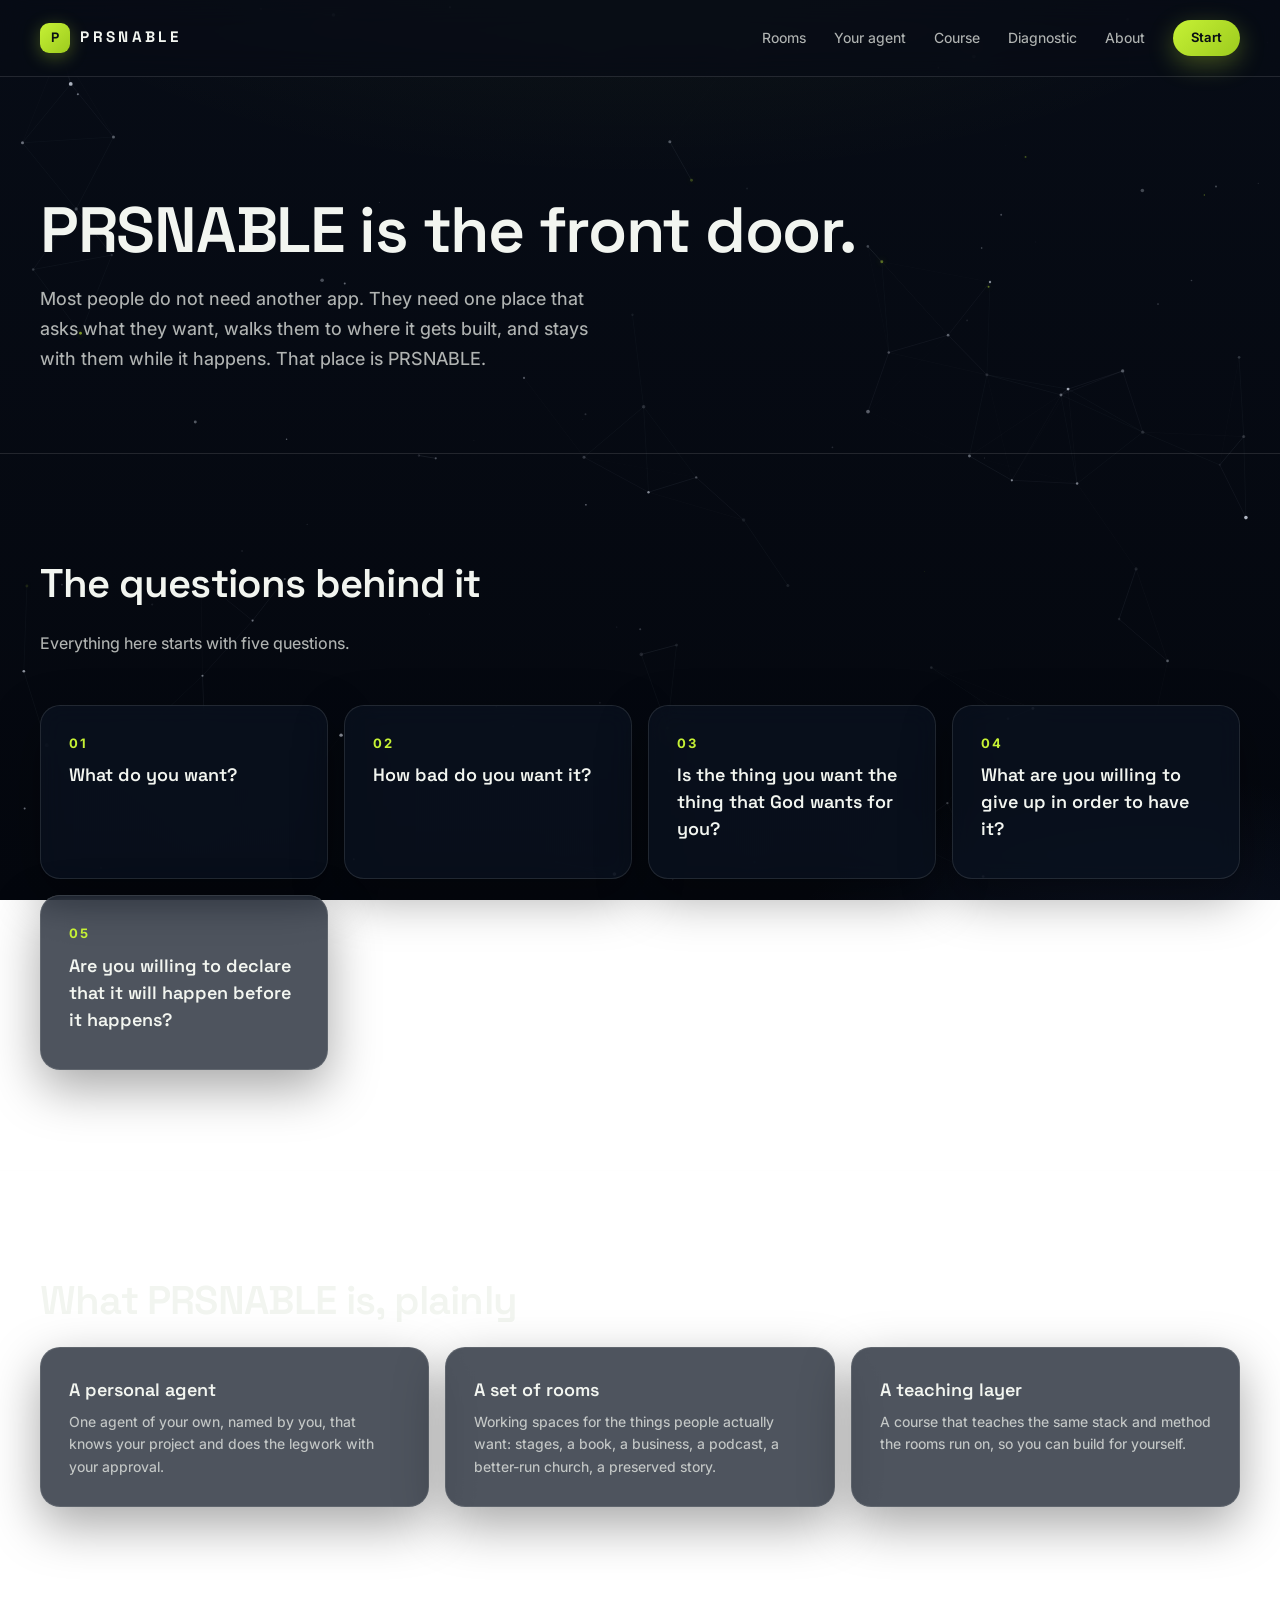
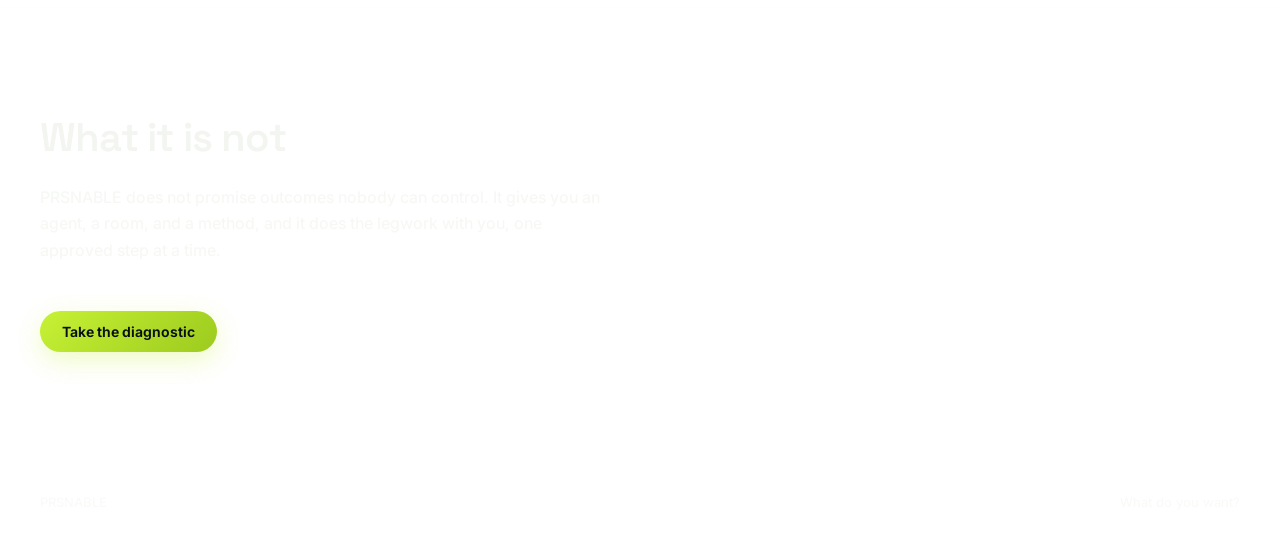
<file: about.html>
<!DOCTYPE html>
<html lang="en">
<head>
<meta charset="UTF-8">
<meta name="viewport" content="width=device-width, initial-scale=1.0">
<title>PRSNABLE | About</title>
<meta name="description" content="PRSNABLE is the front door: one agent of your own, a set of rooms where the thing you want gets built, and a course that teaches you to build it yourself.">
<link rel="stylesheet" href="styles.css">
<link rel="preconnect" href="https://fonts.googleapis.com">
<link href="https://fonts.googleapis.com/css2?family=Inter:wght@400;450;510;600&family=Space+Grotesk:wght@500;600;700&display=swap" rel="stylesheet">
</head>
<body>
<canvas id="p-stars"></canvas>
<nav>
  <div class="logo"><a href="index.html"><span class="mark">P</span>PRSNABLE</a></div>
  <div class="nav-links">
    <a href="index.html#rooms">Rooms</a>
    <a href="agent.html">Your agent</a>
    <a href="course.html">Course</a>
    <a href="diagnostic.html">Diagnostic</a>
    <a href="about.html">About</a>
    <a href="start.html" class="btn">Start</a>
  </div>
</nav>

<section class="hero">
  <h1>PRSNABLE is the front door.</h1>
  <p>Most people do not need another app. They need one place that asks what they want, walks them to where it gets built, and stays with them while it happens. That place is PRSNABLE.</p>
</section>

<section class="section">
  <h2>The questions behind it</h2>
  <p class="lead">Everything here starts with five questions.</p>
  <div class="steps">
    <div class="card"><div class="step-num">01</div><h3>What do you want?</h3></div>
    <div class="card"><div class="step-num">02</div><h3>How bad do you want it?</h3></div>
    <div class="card"><div class="step-num">03</div><h3>Is the thing you want the thing that God wants for you?</h3></div>
    <div class="card"><div class="step-num">04</div><h3>What are you willing to give up in order to have it?</h3></div>
    <div class="card"><div class="step-num">05</div><h3>Are you willing to declare that it will happen before it happens?</h3></div>
  </div>
</section>

<section class="section">
  <h2>What PRSNABLE is, plainly</h2>
  <div class="grid">
    <div class="card">
      <h3>A personal agent</h3>
      <p>One agent of your own, named by you, that knows your project and does the legwork with your approval.</p>
    </div>
    <div class="card">
      <h3>A set of rooms</h3>
      <p>Working spaces for the things people actually want: stages, a book, a business, a podcast, a better-run church, a preserved story.</p>
    </div>
    <div class="card">
      <h3>A teaching layer</h3>
      <p>A course that teaches the same stack and method the rooms run on, so you can build for yourself.</p>
    </div>
  </div>
</section>

<section class="section">
  <h2>What it is not</h2>
  <p class="lead">PRSNABLE does not promise outcomes nobody can control. It gives you an agent, a room, and a method, and it does the legwork with you, one approved step at a time.</p>
  <a class="btn" href="diagnostic.html">Take the diagnostic</a>
</section>

<footer class="footer">
  <span>PRSNABLE</span>
  <span>What do you want?</span>
</footer>
<script src="stars.js"></script>
</body>
</html>
</file>
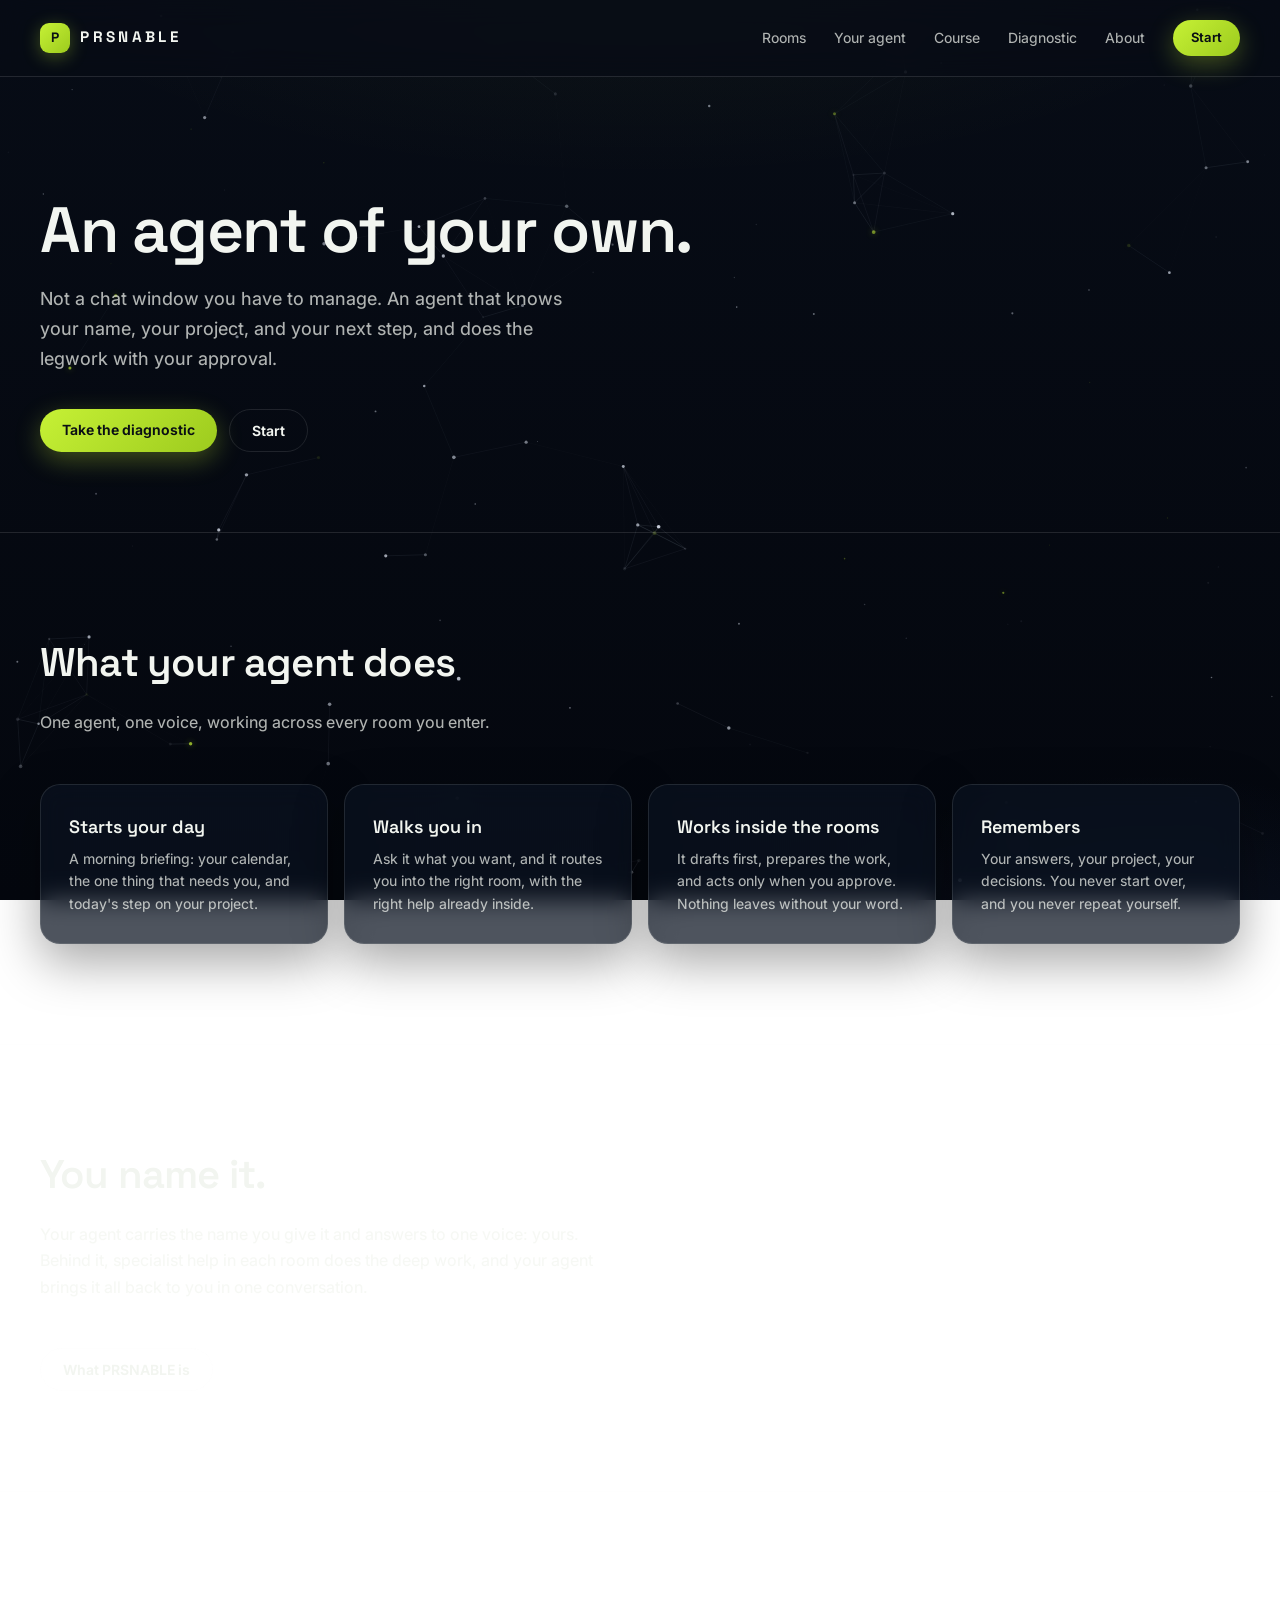
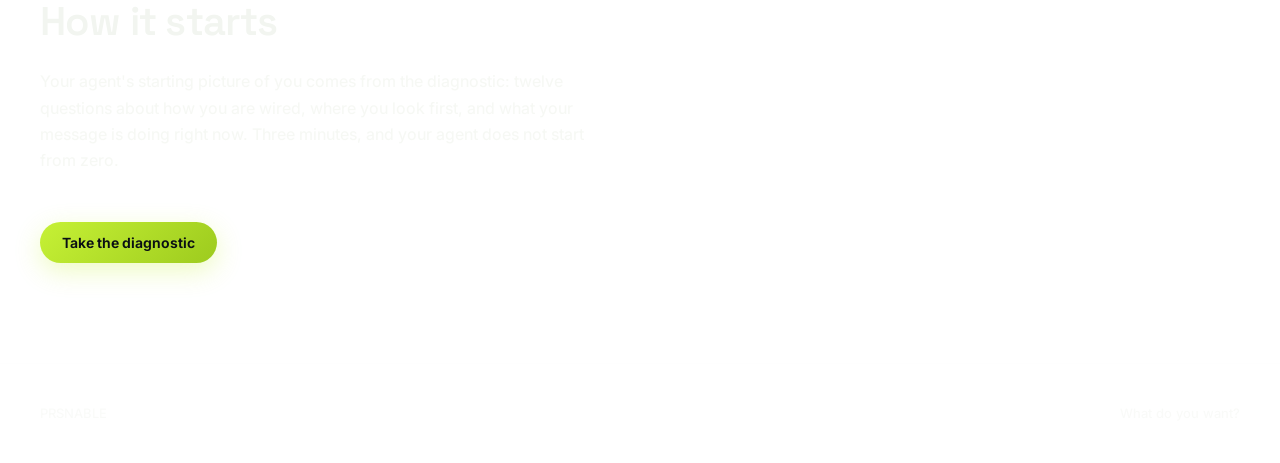
<file: agent.html>
<!DOCTYPE html>
<html lang="en">
<head>
<meta charset="UTF-8">
<meta name="viewport" content="width=device-width, initial-scale=1.0">
<title>PRSNABLE | An agent of your own</title>
<meta name="description" content="Every PRSNABLE member gets a personal agent. You name it. It drafts the work first and acts only when you approve.">
<link rel="stylesheet" href="styles.css">
<link rel="preconnect" href="https://fonts.googleapis.com">
<link href="https://fonts.googleapis.com/css2?family=Inter:wght@400;450;510;600&family=Space+Grotesk:wght@500;600;700&display=swap" rel="stylesheet">
</head>
<body>
<canvas id="p-stars"></canvas>
<nav>
  <div class="logo"><a href="index.html"><span class="mark">P</span>PRSNABLE</a></div>
  <div class="nav-links">
    <a href="index.html#rooms">Rooms</a>
    <a href="agent.html">Your agent</a>
    <a href="course.html">Course</a>
    <a href="diagnostic.html">Diagnostic</a>
    <a href="about.html">About</a>
    <a href="start.html" class="btn">Start</a>
  </div>
</nav>

<section class="hero">
  <h1>An agent of your own.</h1>
  <p>Not a chat window you have to manage. An agent that knows your name, your project, and your next step, and does the legwork with your approval.</p>
  <div class="cta-row">
    <a class="btn" href="diagnostic.html">Take the diagnostic</a>
    <a class="btn-ghost" href="start.html">Start</a>
  </div>
</section>

<section class="section">
  <h2>What your agent does</h2>
  <p class="lead">One agent, one voice, working across every room you enter.</p>
  <div class="grid">
    <div class="card">
      <h3>Starts your day</h3>
      <p>A morning briefing: your calendar, the one thing that needs you, and today's step on your project.</p>
    </div>
    <div class="card">
      <h3>Walks you in</h3>
      <p>Ask it what you want, and it routes you into the right room, with the right help already inside.</p>
    </div>
    <div class="card">
      <h3>Works inside the rooms</h3>
      <p>It drafts first, prepares the work, and acts only when you approve. Nothing leaves without your word.</p>
    </div>
    <div class="card">
      <h3>Remembers</h3>
      <p>Your answers, your project, your decisions. You never start over, and you never repeat yourself.</p>
    </div>
  </div>
</section>

<section class="section">
  <h2>You name it.</h2>
  <p class="lead">Your agent carries the name you give it and answers to one voice: yours. Behind it, specialist help in each room does the deep work, and your agent brings it all back to you in one conversation.</p>
  <a class="btn-ghost" href="about.html">What PRSNABLE is</a>
</section>

<section class="section">
  <h2>How it starts</h2>
  <p class="lead">Your agent's starting picture of you comes from the diagnostic: twelve questions about how you are wired, where you look first, and what your message is doing right now. Three minutes, and your agent does not start from zero.</p>
  <a class="btn" href="diagnostic.html">Take the diagnostic</a>
</section>

<footer class="footer">
  <span>PRSNABLE</span>
  <span>What do you want?</span>
</footer>
<script src="stars.js"></script>
</body>
</html>
</file>
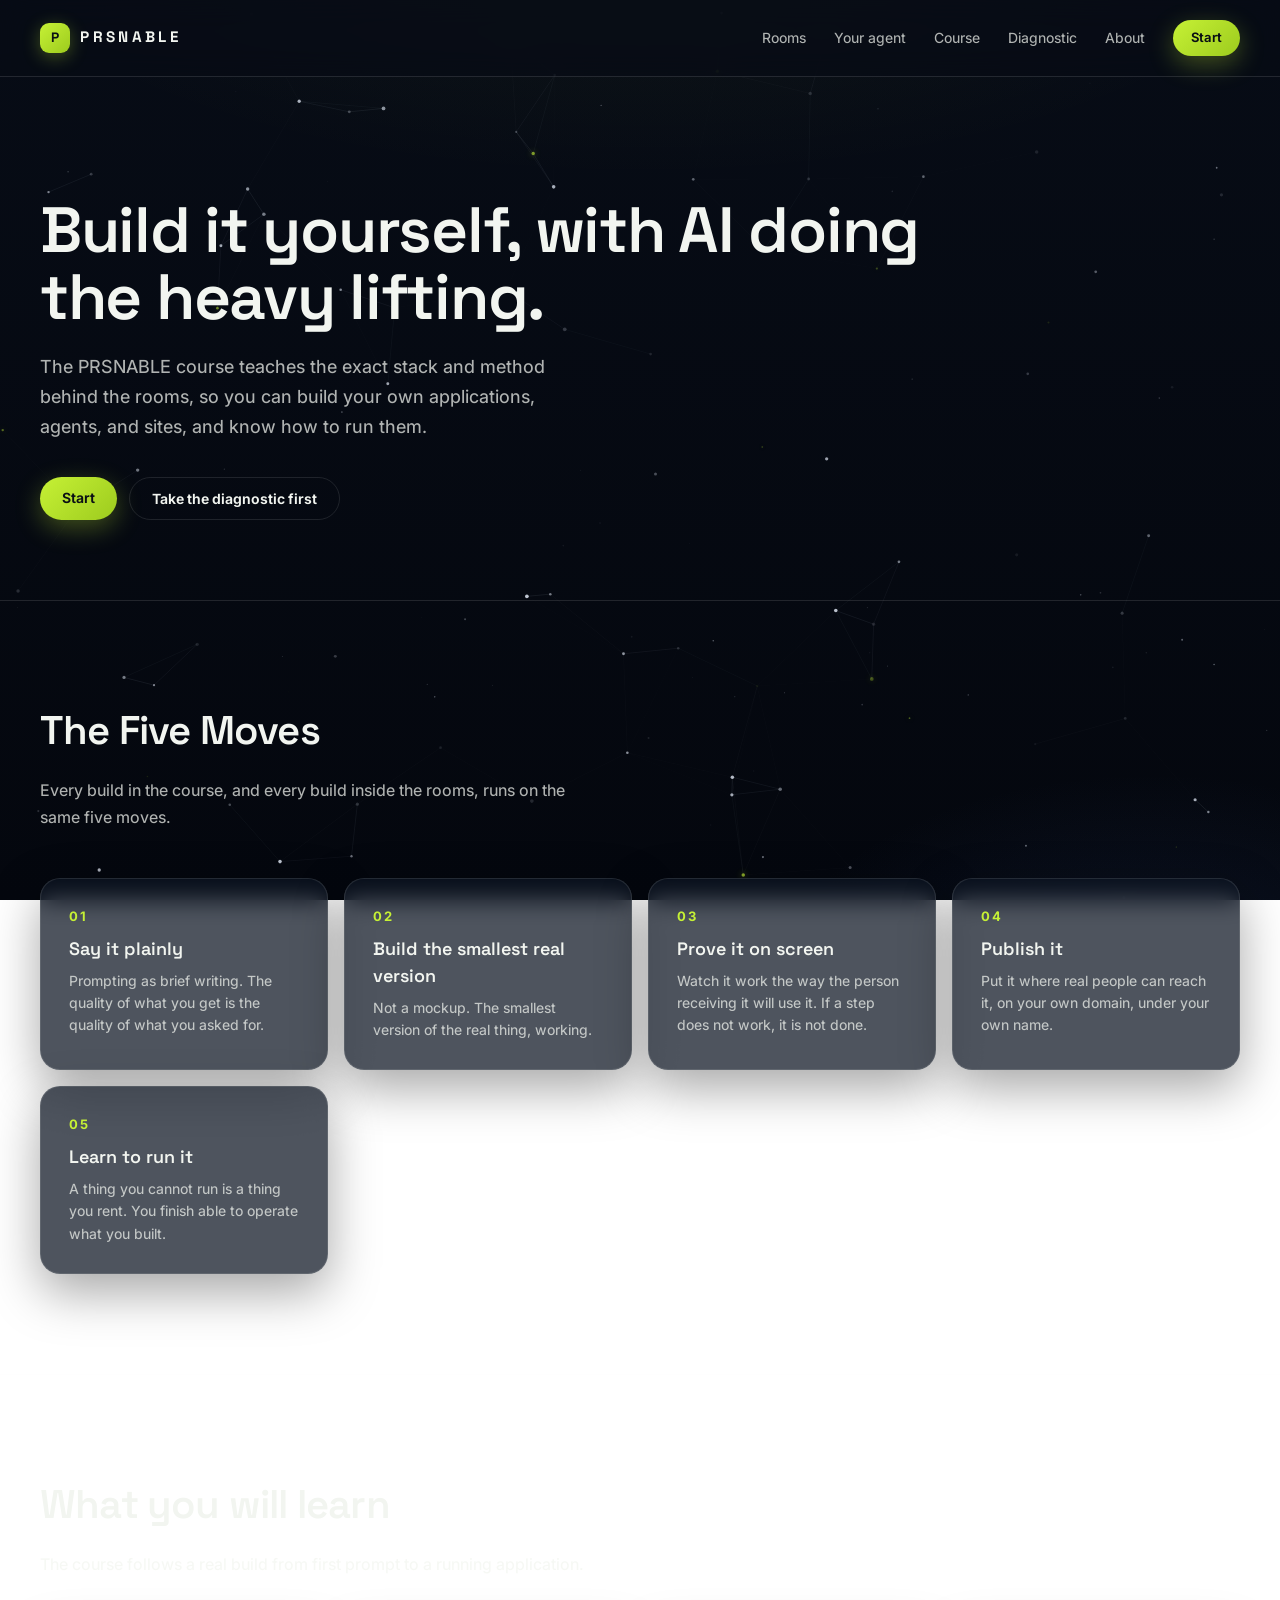
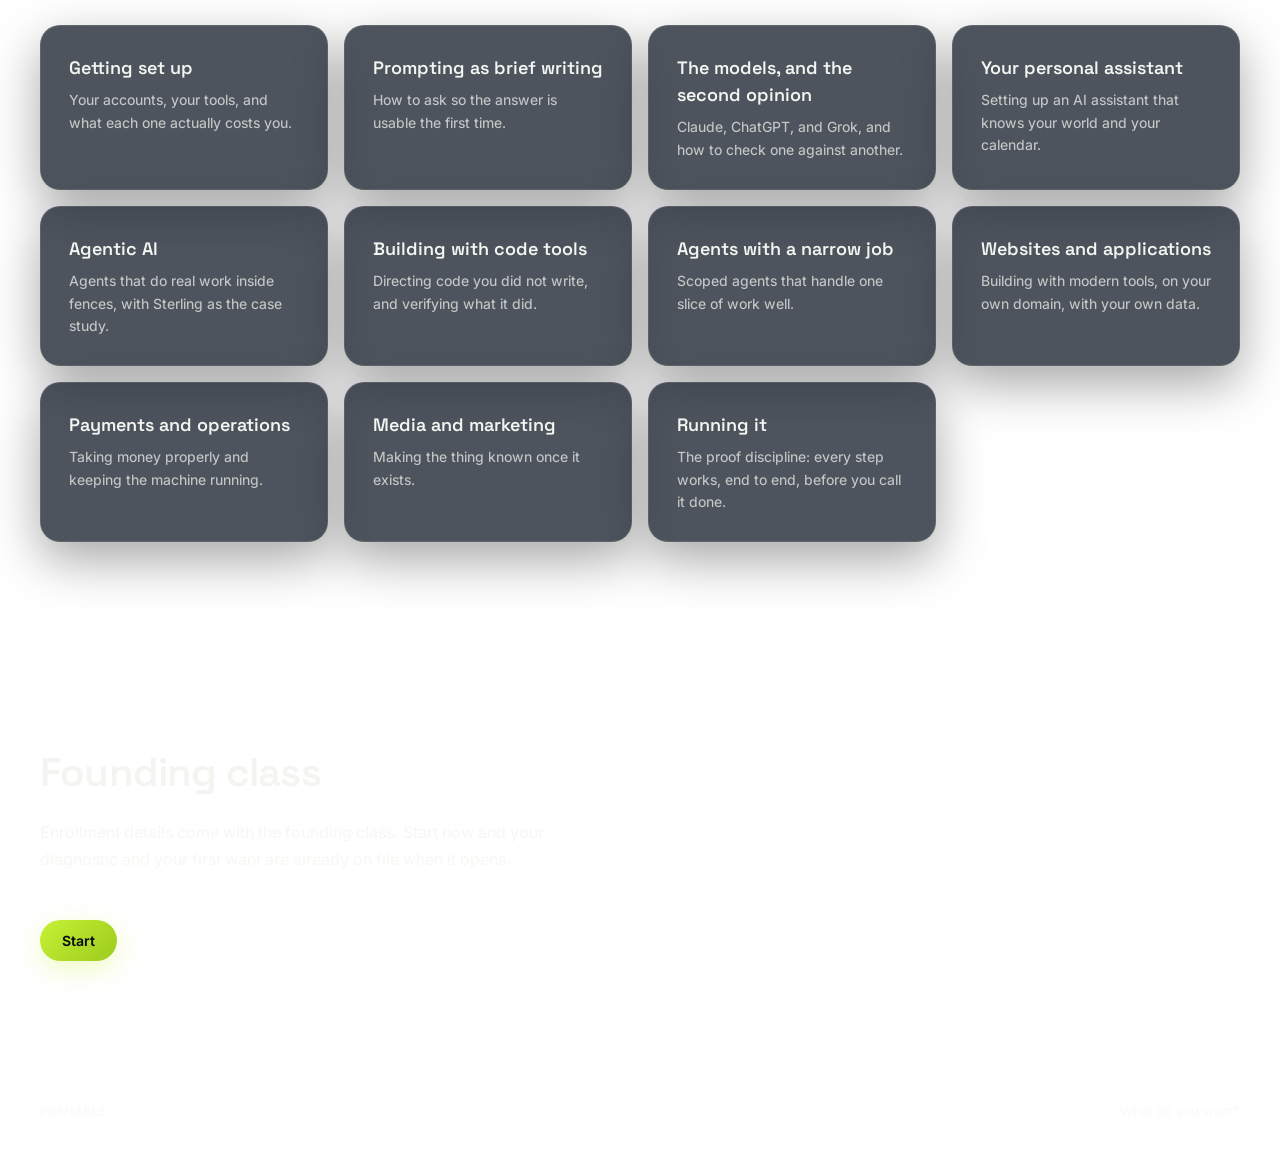
<file: course.html>
<!DOCTYPE html>
<html lang="en">
<head>
<meta charset="UTF-8">
<meta name="viewport" content="width=device-width, initial-scale=1.0">
<title>PRSNABLE | The course</title>
<meta name="description" content="The PRSNABLE course teaches the exact stack and method behind the rooms: prompting, agents, and building real applications with AI.">
<link rel="stylesheet" href="styles.css">
<link rel="preconnect" href="https://fonts.googleapis.com">
<link href="https://fonts.googleapis.com/css2?family=Inter:wght@400;450;510;600&family=Space+Grotesk:wght@500;600;700&display=swap" rel="stylesheet">
</head>
<body>
<canvas id="p-stars"></canvas>
<nav>
  <div class="logo"><a href="index.html"><span class="mark">P</span>PRSNABLE</a></div>
  <div class="nav-links">
    <a href="index.html#rooms">Rooms</a>
    <a href="agent.html">Your agent</a>
    <a href="course.html">Course</a>
    <a href="diagnostic.html">Diagnostic</a>
    <a href="about.html">About</a>
    <a href="start.html" class="btn">Start</a>
  </div>
</nav>

<section class="hero">
  <h1>Build it yourself, with AI doing the heavy lifting.</h1>
  <p>The PRSNABLE course teaches the exact stack and method behind the rooms, so you can build your own applications, agents, and sites, and know how to run them.</p>
  <div class="cta-row">
    <a class="btn" href="start.html">Start</a>
    <a class="btn-ghost" href="diagnostic.html">Take the diagnostic first</a>
  </div>
</section>

<section class="section">
  <h2>The Five Moves</h2>
  <p class="lead">Every build in the course, and every build inside the rooms, runs on the same five moves.</p>
  <div class="steps">
    <div class="card">
      <div class="step-num">01</div>
      <h3>Say it plainly</h3>
      <p>Prompting as brief writing. The quality of what you get is the quality of what you asked for.</p>
    </div>
    <div class="card">
      <div class="step-num">02</div>
      <h3>Build the smallest real version</h3>
      <p>Not a mockup. The smallest version of the real thing, working.</p>
    </div>
    <div class="card">
      <div class="step-num">03</div>
      <h3>Prove it on screen</h3>
      <p>Watch it work the way the person receiving it will use it. If a step does not work, it is not done.</p>
    </div>
    <div class="card">
      <div class="step-num">04</div>
      <h3>Publish it</h3>
      <p>Put it where real people can reach it, on your own domain, under your own name.</p>
    </div>
    <div class="card">
      <div class="step-num">05</div>
      <h3>Learn to run it</h3>
      <p>A thing you cannot run is a thing you rent. You finish able to operate what you built.</p>
    </div>
  </div>
</section>

<section class="section">
  <h2>What you will learn</h2>
  <p class="lead">The course follows a real build from first prompt to a running application.</p>
  <div class="grid">
    <div class="card"><h3>Getting set up</h3><p>Your accounts, your tools, and what each one actually costs you.</p></div>
    <div class="card"><h3>Prompting as brief writing</h3><p>How to ask so the answer is usable the first time.</p></div>
    <div class="card"><h3>The models, and the second opinion</h3><p>Claude, ChatGPT, and Grok, and how to check one against another.</p></div>
    <div class="card"><h3>Your personal assistant</h3><p>Setting up an AI assistant that knows your world and your calendar.</p></div>
    <div class="card"><h3>Agentic AI</h3><p>Agents that do real work inside fences, with Sterling as the case study.</p></div>
    <div class="card"><h3>Building with code tools</h3><p>Directing code you did not write, and verifying what it did.</p></div>
    <div class="card"><h3>Agents with a narrow job</h3><p>Scoped agents that handle one slice of work well.</p></div>
    <div class="card"><h3>Websites and applications</h3><p>Building with modern tools, on your own domain, with your own data.</p></div>
    <div class="card"><h3>Payments and operations</h3><p>Taking money properly and keeping the machine running.</p></div>
    <div class="card"><h3>Media and marketing</h3><p>Making the thing known once it exists.</p></div>
    <div class="card"><h3>Running it</h3><p>The proof discipline: every step works, end to end, before you call it done.</p></div>
  </div>
</section>

<section class="section">
  <h2>Founding class</h2>
  <p class="lead">Enrollment details come with the founding class. Start now and your diagnostic and your first want are already on file when it opens.</p>
  <a class="btn" href="start.html">Start</a>
</section>

<footer class="footer">
  <span>PRSNABLE</span>
  <span>What do you want?</span>
</footer>
<script src="stars.js"></script>
</body>
</html>
</file>
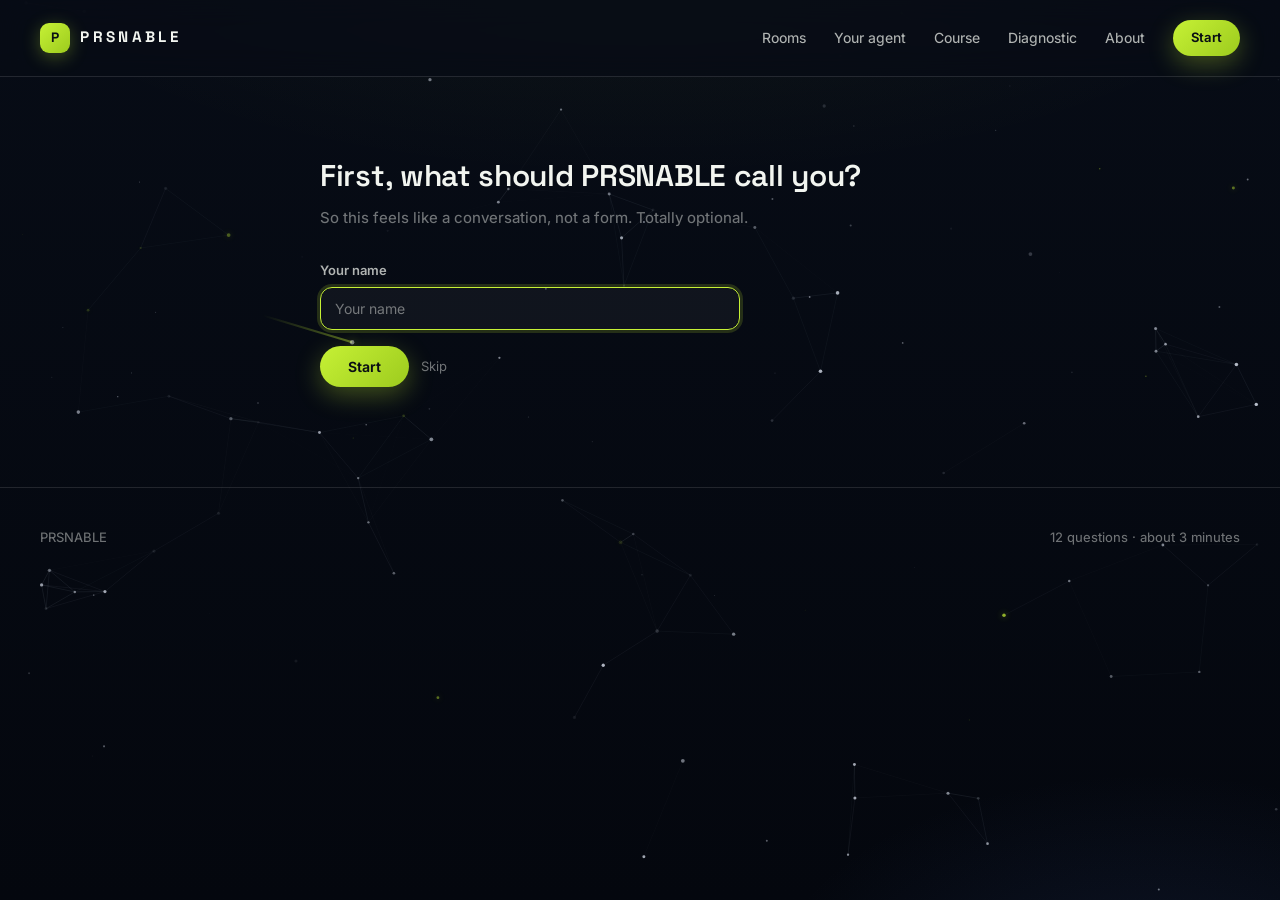
<file: diagnostic.html>
<!DOCTYPE html>
<html lang="en">
<head>
<meta charset="UTF-8">
<meta name="viewport" content="width=device-width, initial-scale=1.0">
<title>PRSNABLE | The diagnostic</title>
<meta name="description" content="12 questions. About three minutes. Then PRSNABLE shows you what you are already carrying.">
<link rel="stylesheet" href="styles.css">
<link rel="preconnect" href="https://fonts.googleapis.com">
<link href="https://fonts.googleapis.com/css2?family=Inter:wght@400;450;510;600&family=Space+Grotesk:wght@500;600;700&display=swap" rel="stylesheet">
</head>
<body>
<canvas id="p-stars"></canvas>
<nav>
  <div class="logo"><a href="index.html"><span class="mark">P</span>PRSNABLE</a></div>
  <div class="nav-links">
    <a href="index.html#rooms">Rooms</a>
    <a href="agent.html">Your agent</a>
    <a href="course.html">Course</a>
    <a href="diagnostic.html">Diagnostic</a>
    <a href="about.html">About</a>
    <a href="start.html" class="btn">Start</a>
  </div>
</nav>

<main class="dx" id="screen" aria-live="polite">
  <noscript>
    <p style="color: var(--text-muted)">PRSNABLE needs JavaScript to ask you these questions. Turn it on and come back. It will be worth it.</p>
  </noscript>
</main>

<footer class="footer">
  <span>PRSNABLE</span>
  <span>12 questions · about 3 minutes</span>
</footer>

<script>
window.PRSNABLE_DIAGNOSTIC = {"order": ["B1", "B2", "B4", "C1", "C2", "C4", "L1", "L2", "L3", "L5", "S1", "S2"], "questions": {"B1": {"text": "When something in your life or work breaks down, where do you look first?", "options": {"a": "My foundation — who I am when no one's watching.", "b": "My rhythms — what my days are actually made of.", "c": "My message — whether what I'm saying is still true.", "d": "My people — who I've entrusted and how I'm leading them."}}, "B2": {"text": "You have one unscheduled hour. What do you reach for?", "options": {"a": "Stillness — prayer, reflection, getting honest.", "b": "Order — clearing the backlog, fixing what's broken.", "c": "Craft — writing, shaping the message.", "d": "People — a conversation that actually matters."}}, "B4": {"text": "The last time you felt deeply aligned, what were you doing?", "options": {"a": "Alone and honest — no audience, no performance.", "b": "In a rhythm that was working — the machine humming.", "c": "Saying the thing only you could say.", "d": "Watching someone you poured into step up."}}, "C1": {"text": "Finish the sentence honestly: “I can’t slow down because…”", "options": {"a": "…my value is in my output.", "b": "…things would fall apart without me.", "c": "…I’m not ready to face what I’d find.", "d": "…I’m waiting until I feel ready, and I never do."}}, "C2": {"text": "The thought you don’t say out loud:", "options": {"a": "They follow the role, not me.", "b": "I’m tired in a way sleep doesn’t fix.", "c": "If I stopped, everyone would see the gap.", "d": "I give so much because I need to be needed."}}, "C4": {"text": "What are you most afraid people will discover?", "options": {"a": "That I’m making it up as I go.", "b": "That the public me is a managed version.", "c": "That I’m running on empty.", "d": "That I need them more than they need me."}}, "L1": {"text": "When someone disappoints you, you…", "options": {"a": "Withdraw quietly and need them less.", "b": "Keep score — you remember exactly.", "c": "Confront and repair — clean and quick.", "d": "Pretend it didn’t happen and carry on."}}, "L2": {"text": "Your typical week feels…", "options": {"a": "Full but scattered — motion without momentum.", "b": "Heavy — everyone’s needs, none of mine.", "c": "Foggy — I’m not sure what matters most.", "d": "Ordered on paper, leaking in practice."}}, "L3": {"text": "By Thursday, you are…", "options": {"a": "Running on fumes — the tank was empty Tuesday.", "b": "Fine physically, numb internally.", "c": "Behind on the things that actually matter.", "d": "Holding it together for everyone else."}}, "L5": {"text": "You start strong and…", "options": {"a": "Fade by week three. Every time.", "b": "Get pulled into something newer.", "c": "Finish, but resent the cost.", "d": "Actually finish — starting isn’t my problem."}}, "S1": {"text": "When you talk about the future, people…", "options": {"a": "Lean in — they can see it too.", "b": "Nod politely — it’s not landing yet.", "c": "Aren’t around to hear it — I have no real platform yet.", "d": "Already heard it — I need a new way to say it."}}, "S2": {"text": "Your message right now is…", "options": {"a": "Clear, but hardly anyone’s hearing it.", "b": "Heard, but I say it differently every time.", "c": "Consistent — the bottleneck is everything around it.", "d": "Not the problem — the problem is what happens after people respond."}}}}
;
</script>

<script>
(function () {
  "use strict";

  var DATA = window.PRSNABLE_DIAGNOSTIC || { order: [], questions: {} };
  var ORDER = DATA.order;
  var QUESTIONS = DATA.questions;

  var screen = document.getElementById("screen");
  var answers = {};
  var visitorName = "";
  var idx = 0;

  function esc(s) {
    return String(s)
      .replace(/&/g, "&amp;")
      .replace(/</g, "&lt;")
      .replace(/>/g, "&gt;")
      .replace(/"/g, "&quot;")
      .replace(/'/g, "&#39;");
  }

  function progressBar() {
    var pct = Math.round((idx / ORDER.length) * 100);
    return (
      '<div class="dx-progress">' +
        '<div class="dx-track"><div class="dx-fill" style="width:' + pct + '%"></div></div>' +
        '<div class="dx-label">Question ' + Math.min(idx + 1, ORDER.length) + " of " + ORDER.length + "</div>" +
      "</div>"
    );
  }

  function renderName() {
    screen.innerHTML =
      '<div>' +
        '<p class="dx-q">First, what should PRSNABLE call you?</p>' +
        '<p class="dx-sub">So this feels like a conversation, not a form. Totally optional.</p>' +
        '<label for="dx-name">Your name</label>' +
        '<input id="dx-name" type="text" autocomplete="given-name" maxlength="60" placeholder="Your name" style="max-width: 420px;">' +
        '<div style="display: flex; gap: 12px; align-items: center;">' +
          '<button class="btn-submit" id="dx-name-go" type="button">Start</button>' +
          '<button class="dx-back" id="dx-name-skip" type="button" style="margin-top: 0;">Skip</button>' +
        "</div>" +
      "</div>";

    var input = document.getElementById("dx-name");
    input.focus();
    function go() {
      visitorName = input.value.trim();
      idx = 0;
      renderQuestion();
    }
    document.getElementById("dx-name-go").addEventListener("click", go);
    document.getElementById("dx-name-skip").addEventListener("click", function () {
      visitorName = "";
      idx = 0;
      renderQuestion();
    });
    input.addEventListener("keydown", function (e) {
      if (e.key === "Enter") { e.preventDefault(); go(); }
    });
  }

  function renderQuestion() {
    var qid = ORDER[idx];
    var q = QUESTIONS[qid];
    if (!q) { renderDone(); return; }

    var opts = Object.keys(q.options)
      .map(function (letter) {
        return '<button class="dx-opt" type="button" data-letter="' + letter + '">' + esc(q.options[letter]) + "</button>";
      })
      .join("");

    screen.innerHTML =
      '<div>' +
        progressBar() +
        '<p class="dx-q">' + esc(q.text) + "</p>" +
        '<p class="dx-sub">Answer with your gut. There are no right answers here.</p>' +
        '<div class="dx-options">' + opts + "</div>" +
        '<button class="dx-back" id="dx-back" type="button">&larr; Back</button>' +
      "</div>";

    var buttons = screen.querySelectorAll(".dx-opt");
    Array.prototype.forEach.call(buttons, function (btn) {
      btn.addEventListener("click", function () {
        answers[qid] = btn.getAttribute("data-letter");
        idx++;
        if (idx < ORDER.length) { renderQuestion(); } else { renderDone(); }
      });
    });

    document.getElementById("dx-back").addEventListener("click", function () {
      if (idx > 0) {
        delete answers[ORDER[idx]];
        idx--;
        renderQuestion();
      } else {
        renderName();
      }
    });

    window.scrollTo({ top: 0, behavior: "smooth" });
  }

  var FIRST_LOOK = {
    a: "When something breaks down, you look first to your foundation: who you are when no one is watching. That is where your agent starts.",
    b: "When something breaks down, you look first to your rhythms: what your days are actually made of. That is where your agent starts.",
    c: "When something breaks down, you look first to your message: whether what you are saying is still true. That is where your agent starts.",
    d: "When something breaks down, you look first to your people: who you have entrusted, and how you are leading them. That is where your agent starts."
  };

  function renderDone() {
    var first = FIRST_LOOK[answers["B1"]] || FIRST_LOOK.a;
    var hello = visitorName ? esc(visitorName) + ", here" : "Here";
    screen.innerHTML =
      '<div>' +
        '<p class="dx-eyebrow">Your starting point</p>' +
        '<p class="dx-q">' + hello + ' is what I can already see.</p>' +
        '<div class="dx-read">' +
          "<p>" + esc(first) + "</p>" +
          "<p>That is one line, drawn from your first answer. The full read is built with your agent when you start, from all twelve answers and the work you do together.</p>" +
          "<p>Your answers stayed on this device. Nothing was uploaded, and nothing was saved here.</p>" +
        "</div>" +
        '<div style="display: flex; gap: 12px; margin-top: 32px; flex-wrap: wrap;">' +
          '<a class="btn" href="start.html">Start</a>' +
          '<a class="btn-ghost" href="diagnostic.html">Retake</a>' +
        "</div>" +
      "</div>";
    window.scrollTo({ top: 0, behavior: "smooth" });
  }

  if (!ORDER.length || !Object.keys(QUESTIONS).length) {
    screen.innerHTML = '<p class="dx-sub">The diagnostic could not load. Please try again in a moment.</p>';
    return;
  }
  renderName();
})();
</script>
<script src="stars.js"></script>
</body>
</html>
</file>
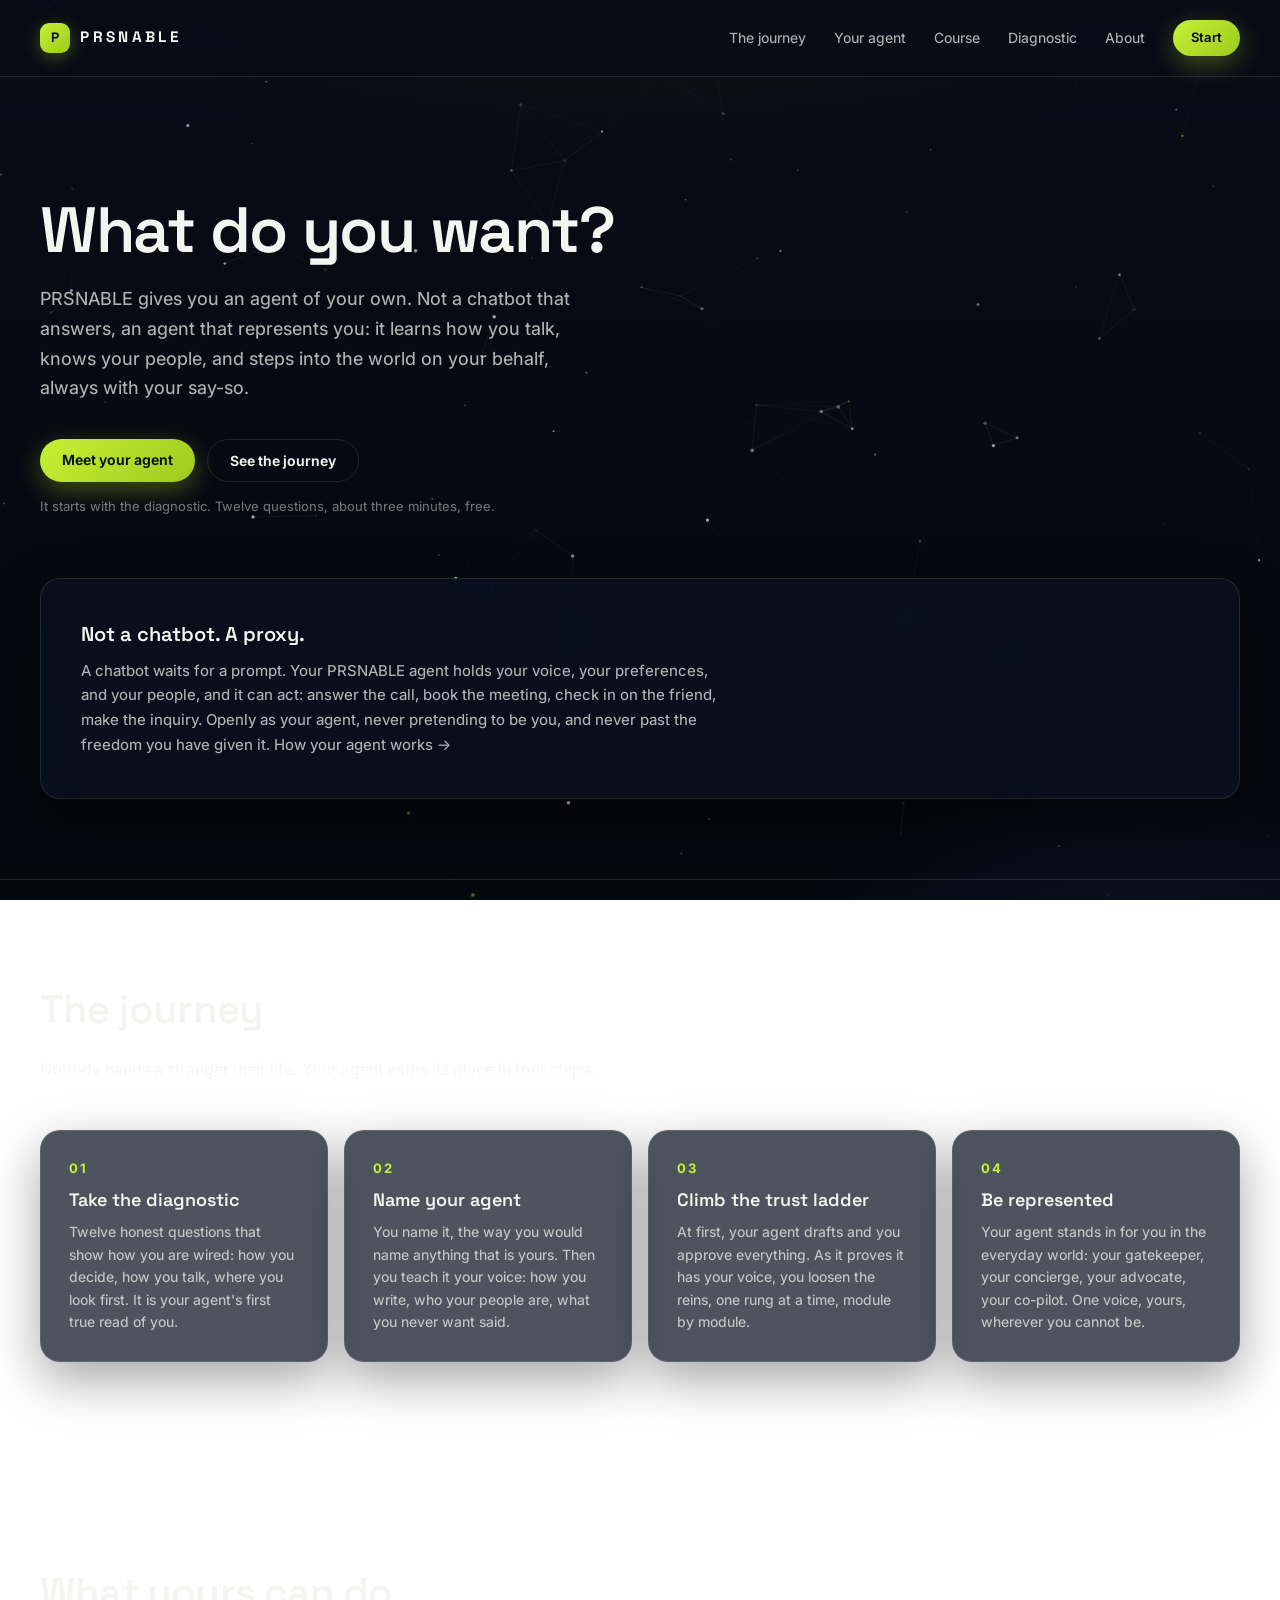
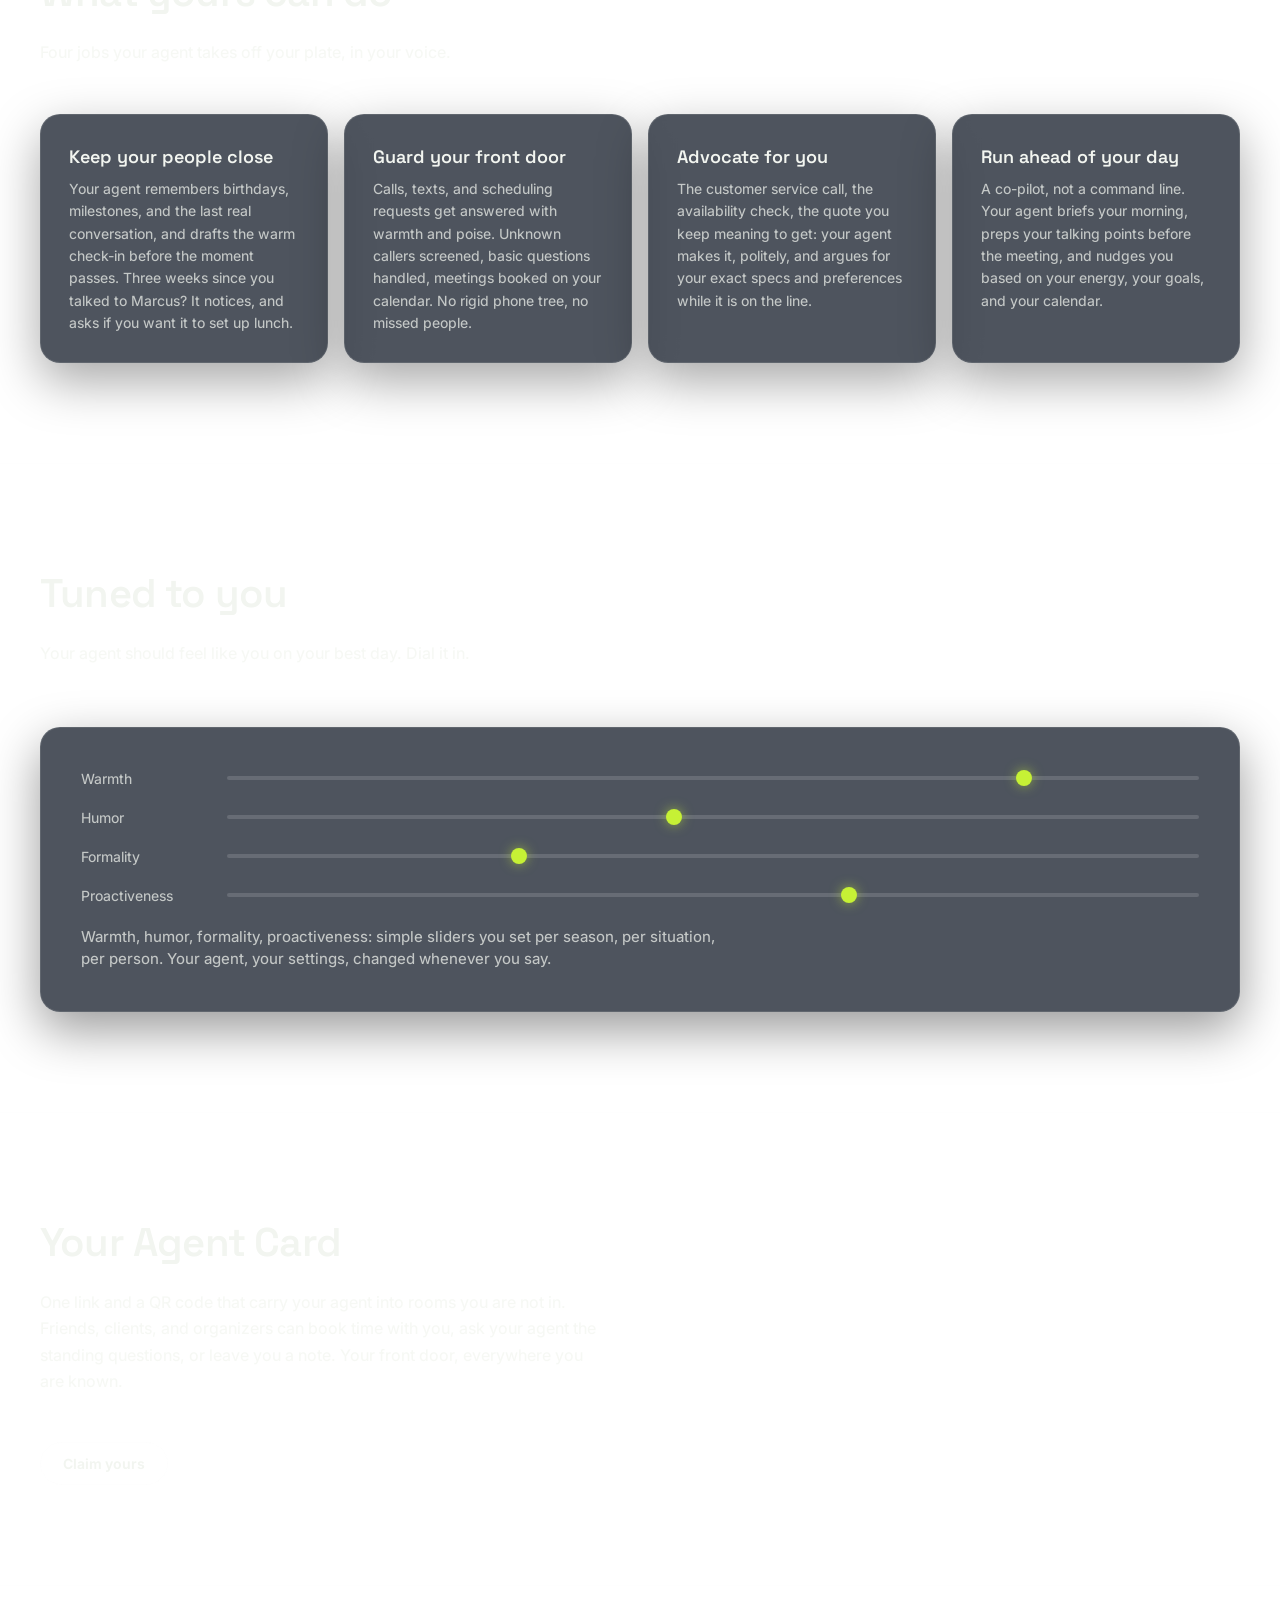
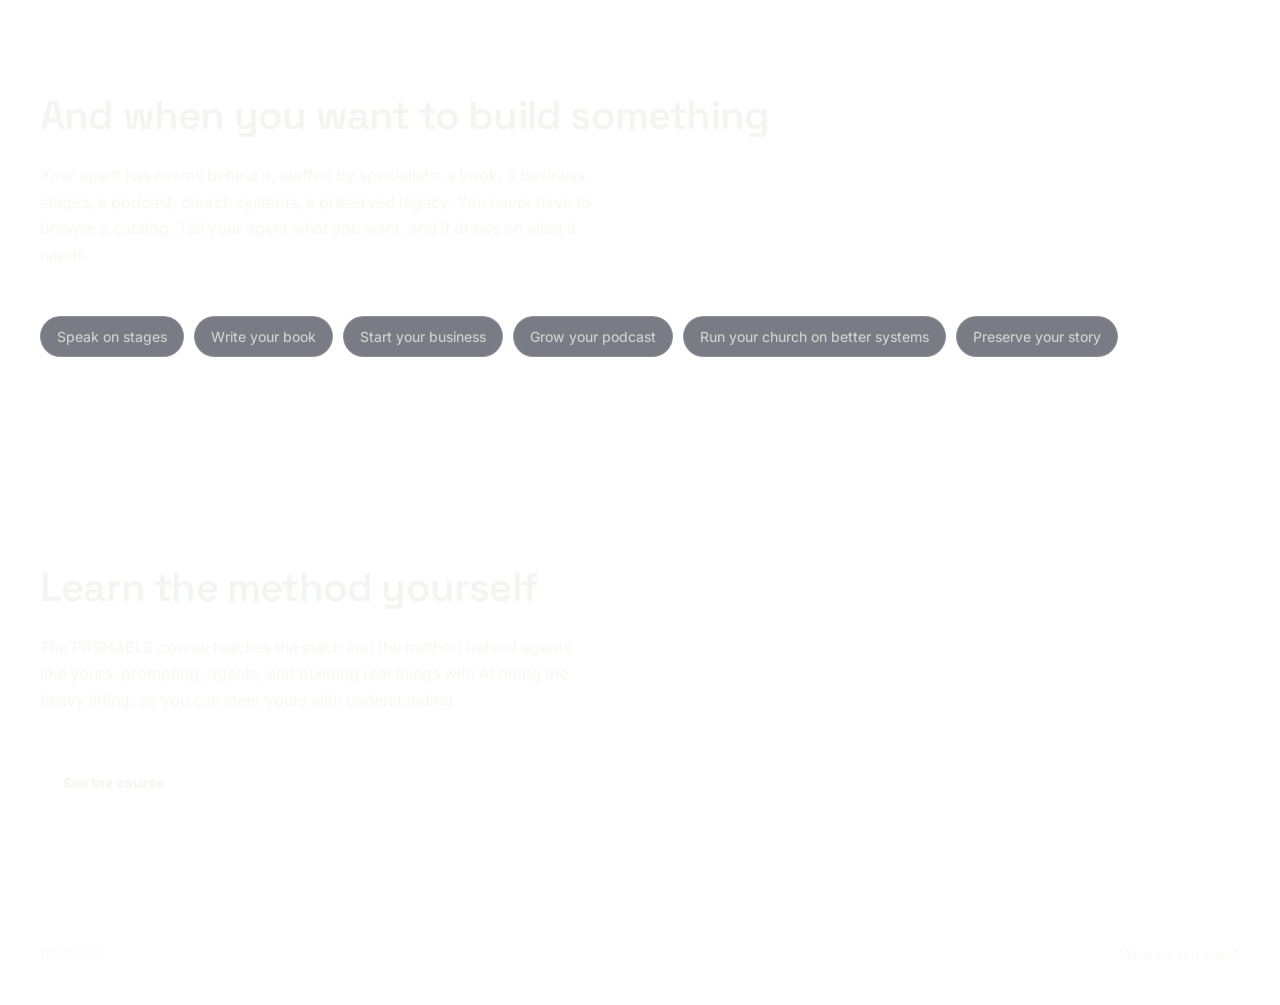
<file: home.html>
<!DOCTYPE html>
<html lang="en">
<head>
<meta charset="UTF-8">
<meta name="viewport" content="width=device-width, initial-scale=1.0">
<title>PRSNABLE | An agent of your own</title>
<meta name="description" content="PRSNABLE gives you an agent of your own: one that learns your voice, knows your people, and can represent you in the world, with your say-so at every step.">
<link rel="stylesheet" href="styles.css">
<link rel="preconnect" href="https://fonts.googleapis.com">
<link href="https://fonts.googleapis.com/css2?family=Inter:wght@400;450;510;600&family=Space+Grotesk:wght@500;600;700&display=swap" rel="stylesheet">
</head>
<body>
<canvas id="p-stars"></canvas>
<nav>
  <div class="logo"><span class="mark">P</span>PRSNABLE</div>
  <div class="nav-links">
    <a href="#journey">The journey</a>
    <a href="agent.html">Your agent</a>
    <a href="course.html">Course</a>
    <a href="diagnostic.html">Diagnostic</a>
    <a href="about.html">About</a>
    <a href="start.html" class="btn">Start</a>
  </div>
</nav>

<section class="hero">
  <h1>What do you want?</h1>
  <p>PRSNABLE gives you an agent of your own. Not a chatbot that answers, an agent that represents you: it learns how you talk, knows your people, and steps into the world on your behalf, always with your say-so.</p>
  <div class="cta-row">
    <a class="btn" href="diagnostic.html">Meet your agent</a>
    <a class="btn-ghost" href="#journey">See the journey</a>
  </div>
  <p class="fine">It starts with the diagnostic. Twelve questions, about three minutes, free.</p>
  <div class="panel">
    <h3>Not a chatbot. A proxy.</h3>
    <p>A chatbot waits for a prompt. Your PRSNABLE agent holds your voice, your preferences, and your people, and it can act: answer the call, book the meeting, check in on the friend, make the inquiry. Openly as your agent, never pretending to be you, and never past the freedom you have given it. <a href="agent.html" style="color: var(--text-secondary);">How your agent works &rarr;</a></p>
  </div>
</section>

<section class="section" id="journey">
  <h2>The journey</h2>
  <p class="lead">Nobody hands a stranger their life. Your agent earns its place in four steps.</p>
  <div class="steps">
    <div class="card">
      <div class="step-num">01</div>
      <h3>Take the diagnostic</h3>
      <p>Twelve honest questions that show how you are wired: how you decide, how you talk, where you look first. It is your agent's first true read of you.</p>
    </div>
    <div class="card">
      <div class="step-num">02</div>
      <h3>Name your agent</h3>
      <p>You name it, the way you would name anything that is yours. Then you teach it your voice: how you write, who your people are, what you never want said.</p>
    </div>
    <div class="card">
      <div class="step-num">03</div>
      <h3>Climb the trust ladder</h3>
      <p>At first, your agent drafts and you approve everything. As it proves it has your voice, you loosen the reins, one rung at a time, module by module.</p>
    </div>
    <div class="card">
      <div class="step-num">04</div>
      <h3>Be represented</h3>
      <p>Your agent stands in for you in the everyday world: your gatekeeper, your concierge, your advocate, your co-pilot. One voice, yours, wherever you cannot be.</p>
    </div>
  </div>
</section>

<section class="section" id="abilities">
  <h2>What yours can do</h2>
  <p class="lead">Four jobs your agent takes off your plate, in your voice.</p>
  <div class="grid">
    <div class="card">
      <h3>Keep your people close</h3>
      <p>Your agent remembers birthdays, milestones, and the last real conversation, and drafts the warm check-in before the moment passes. Three weeks since you talked to Marcus? It notices, and asks if you want it to set up lunch.</p>
    </div>
    <div class="card">
      <h3>Guard your front door</h3>
      <p>Calls, texts, and scheduling requests get answered with warmth and poise. Unknown callers screened, basic questions handled, meetings booked on your calendar. No rigid phone tree, no missed people.</p>
    </div>
    <div class="card">
      <h3>Advocate for you</h3>
      <p>The customer service call, the availability check, the quote you keep meaning to get: your agent makes it, politely, and argues for your exact specs and preferences while it is on the line.</p>
    </div>
    <div class="card">
      <h3>Run ahead of your day</h3>
      <p>A co-pilot, not a command line. Your agent briefs your morning, preps your talking points before the meeting, and nudges you based on your energy, your goals, and your calendar.</p>
    </div>
  </div>
</section>

<section class="section">
  <h2>Tuned to you</h2>
  <p class="lead">Your agent should feel like you on your best day. Dial it in.</p>
  <div class="panel">
    <div class="sliders">
      <div class="slider-row"><span>Warmth</span><div class="track"><div class="knob" style="left: 82%"></div></div></div>
      <div class="slider-row"><span>Humor</span><div class="track"><div class="knob" style="left: 46%"></div></div></div>
      <div class="slider-row"><span>Formality</span><div class="track"><div class="knob" style="left: 30%"></div></div></div>
      <div class="slider-row"><span>Proactiveness</span><div class="track"><div class="knob" style="left: 64%"></div></div></div>
    </div>
    <p style="margin-top: 20px;">Warmth, humor, formality, proactiveness: simple sliders you set per season, per situation, per person. Your agent, your settings, changed whenever you say.</p>
  </div>
</section>

<section class="section">
  <h2>Your Agent Card</h2>
  <p class="lead">One link and a QR code that carry your agent into rooms you are not in. Friends, clients, and organizers can book time with you, ask your agent the standing questions, or leave you a note. Your front door, everywhere you are known.</p>
  <a class="btn-ghost" href="start.html">Claim yours</a>
</section>

<section class="section">
  <h2>And when you want to build something</h2>
  <p class="lead">Your agent has rooms behind it, staffed by specialists: a book, a business, stages, a podcast, church systems, a preserved legacy. You never have to browse a catalog. Tell your agent what you want, and it draws on what it needs.</p>
  <div class="chips">
    <a class="chip" href="start.html">Speak on stages</a>
    <a class="chip" href="start.html">Write your book</a>
    <a class="chip" href="start.html">Start your business</a>
    <a class="chip" href="start.html">Grow your podcast</a>
    <a class="chip" href="start.html">Run your church on better systems</a>
    <a class="chip" href="start.html">Preserve your story</a>
  </div>
</section>

<section class="section">
  <h2>Learn the method yourself</h2>
  <p class="lead">The PRSNABLE course teaches the stack and the method behind agents like yours: prompting, agents, and building real things with AI doing the heavy lifting, so you can steer yours with understanding.</p>
  <a class="btn-ghost" href="course.html">See the course</a>
</section>

<footer class="footer">
  <span>PRSNABLE</span>
  <span>What do you want?</span>
</footer>
<script src="stars.js"></script>
</body>
</html>
</file>
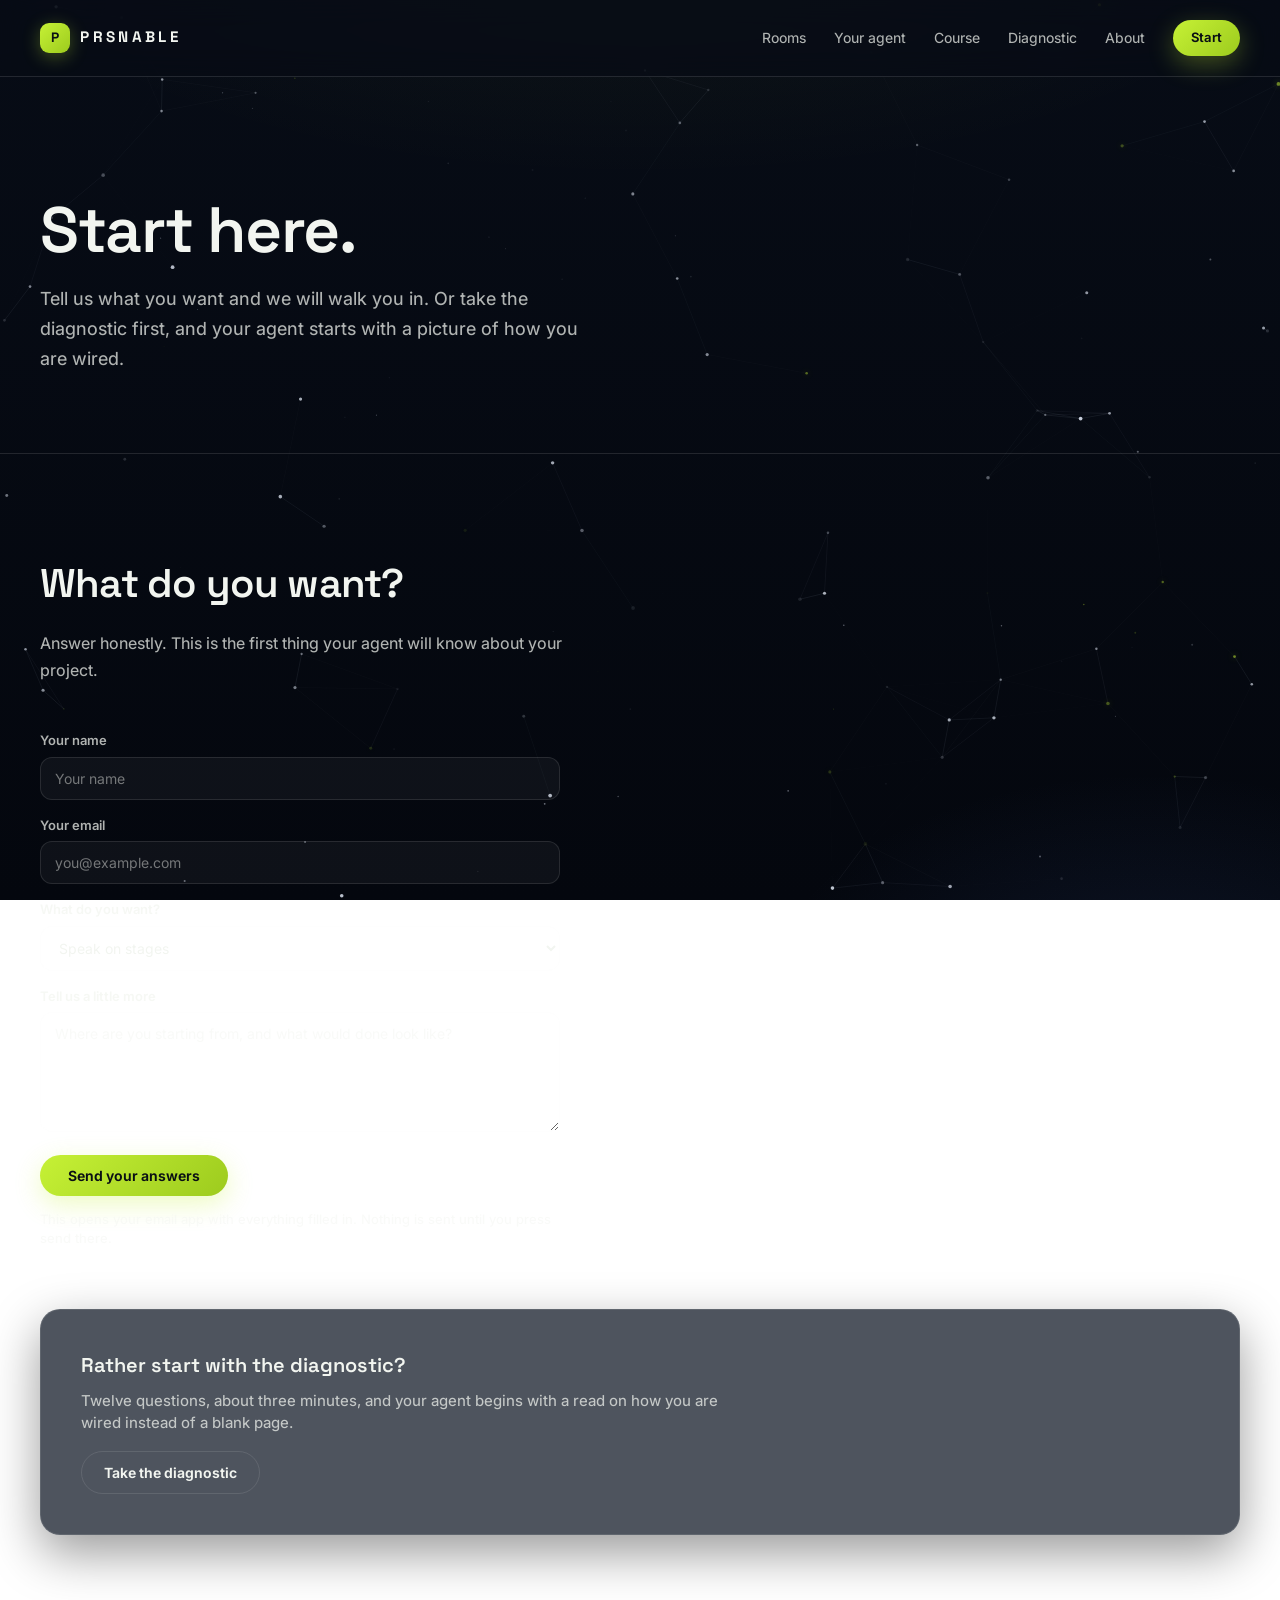
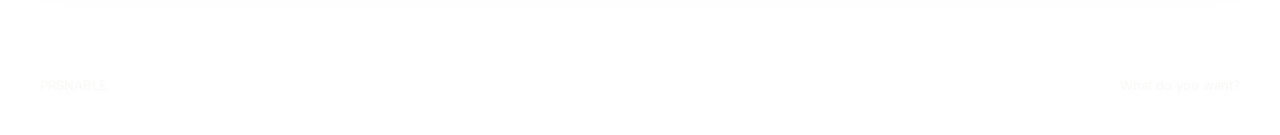
<file: start.html>
<!DOCTYPE html>
<html lang="en">
<head>
<meta charset="UTF-8">
<meta name="viewport" content="width=device-width, initial-scale=1.0">
<title>PRSNABLE | Start</title>
<meta name="description" content="Start with PRSNABLE. Tell us what you want, or take the diagnostic first and let your agent start with a picture of how you are wired.">
<link rel="stylesheet" href="styles.css">
<link rel="preconnect" href="https://fonts.googleapis.com">
<link href="https://fonts.googleapis.com/css2?family=Inter:wght@400;450;510;600&family=Space+Grotesk:wght@500;600;700&display=swap" rel="stylesheet">
</head>
<body>
<canvas id="p-stars"></canvas>
<nav>
  <div class="logo"><a href="index.html"><span class="mark">P</span>PRSNABLE</a></div>
  <div class="nav-links">
    <a href="index.html#rooms">Rooms</a>
    <a href="agent.html">Your agent</a>
    <a href="course.html">Course</a>
    <a href="diagnostic.html">Diagnostic</a>
    <a href="about.html">About</a>
    <a href="start.html" class="btn">Start</a>
  </div>
</nav>

<section class="hero">
  <h1>Start here.</h1>
  <p>Tell us what you want and we will walk you in. Or take the diagnostic first, and your agent starts with a picture of how you are wired.</p>
</section>

<section class="section">
  <h2>What do you want?</h2>
  <p class="lead">Answer honestly. This is the first thing your agent will know about your project.</p>
  <form id="start-form">
    <label for="f-name">Your name</label>
    <input id="f-name" type="text" autocomplete="name" maxlength="80" placeholder="Your name">
    <label for="f-email">Your email</label>
    <input id="f-email" type="email" autocomplete="email" maxlength="120" placeholder="you@example.com">
    <label for="f-want">What do you want?</label>
    <select id="f-want">
      <option>Speak on stages</option>
      <option>Write a book</option>
      <option>Start a business</option>
      <option>Grow a podcast</option>
      <option>Streamline my church</option>
      <option>Preserve my story</option>
      <option>Learn to build with AI</option>
      <option>Something else</option>
    </select>
    <label for="f-more">Tell us a little more</label>
    <textarea id="f-more" maxlength="2000" placeholder="Where are you starting from, and what would done look like?"></textarea>
    <button type="submit">Send your answers</button>
    <p class="fine" style="margin-top: 14px; color: var(--text-muted); font-size: 13px;">This opens your email app with everything filled in. Nothing is sent until you press send there.</p>
  </form>
  <div class="panel" style="margin-top: 60px;">
    <h3>Rather start with the diagnostic?</h3>
    <p>Twelve questions, about three minutes, and your agent begins with a read on how you are wired instead of a blank page.</p>
    <p style="margin-top: 16px;"><a class="btn-ghost" href="diagnostic.html">Take the diagnostic</a></p>
  </div>
</section>

<footer class="footer">
  <span>PRSNABLE</span>
  <span>What do you want?</span>
</footer>

<script>
document.getElementById("start-form").addEventListener("submit", function (e) {
  e.preventDefault();
  var name = document.getElementById("f-name").value.trim();
  var email = document.getElementById("f-email").value.trim();
  var want = document.getElementById("f-want").value;
  var more = document.getElementById("f-more").value.trim();
  var subject = "PRSNABLE start: " + want;
  var body =
    "Name: " + name + "\n" +
    "Email: " + email + "\n" +
    "What I want: " + want + "\n\n" +
    more + "\n";
  window.location.href =
    "mailto:hello@speakerrealm.com?subject=" + encodeURIComponent(subject) +
    "&body=" + encodeURIComponent(body);
});
</script>
<script src="stars.js"></script>
</body>
</html>
</file>
<file: styles.css>
/* PRSNABLE — the PRSNL experience: cinematic starfield, lime on deep
   navy-black, Space Grotesk display type, glass cards. Content and
   structure are the front-door build; the skin is the original PRSNL. */
:root {
  --bg: #070C16;
  --bg-deep: #04070E;
  --surface: rgba(11, 18, 32, 0.72);
  --card: rgba(242, 245, 240, 0.045);
  --text: #F2F5F0;
  --text-secondary: rgba(242, 245, 240, 0.72);
  --text-muted: rgba(242, 245, 240, 0.45);
  --accent: #C6F135;
  --accent-deep: #9DCB1E;
  --accent-soft: rgba(198, 241, 53, 0.13);
  --accent-glow: rgba(198, 241, 53, 0.30);
  --hairline: rgba(242, 245, 240, 0.12);
  --card-border: rgba(242, 245, 240, 0.11);
  --font: "Inter", -apple-system, BlinkMacSystemFont, "Segoe UI", sans-serif;
  --font-display: "Space Grotesk", "Inter", -apple-system, BlinkMacSystemFont, "Segoe UI", sans-serif;
  --ease: cubic-bezier(0.22, 1, 0.36, 1);
}

* { box-sizing: border-box; margin: 0; padding: 0; }
html { scroll-behavior: smooth; }
body {
  background:
    radial-gradient(ellipse 90% 50% at 50% -10%, rgba(198, 241, 53, 0.05), transparent 60%),
    radial-gradient(ellipse 50% 40% at 90% 110%, rgba(60, 90, 160, 0.16), transparent 60%),
    linear-gradient(180deg, var(--bg) 0%, var(--bg-deep) 100%);
  background-attachment: fixed;
  color: var(--text);
  font-family: var(--font);
  font-weight: 450;
  line-height: 1.5;
  font-size: 15px;
  -webkit-font-smoothing: antialiased;
  min-height: 100svh;
}
::selection { background: rgba(198, 241, 53, 0.32); color: #0A0F14; }
a { color: inherit; text-decoration: none; }

/* Starfield canvas (stars.js) */
#p-stars {
  position: fixed; inset: 0; z-index: 0;
  width: 100%; height: 100%;
  pointer-events: none;
}
body > *:not(#p-stars) { position: relative; z-index: 1; }

/* Entrance reveal */
@keyframes rise {
  from { opacity: 0; transform: translateY(24px); }
  to { opacity: 1; transform: none; }
}
.hero h1, .hero > p, .hero .cta-row, .hero .fine, .hero .panel {
  opacity: 0;
  animation: rise 0.9s var(--ease) forwards;
}
.hero > p { animation-delay: 0.12s; }
.hero .cta-row { animation-delay: 0.24s; }
.hero .fine { animation-delay: 0.34s; }
.hero .panel { animation-delay: 0.44s; }

nav {
  display: flex;
  justify-content: space-between;
  align-items: center;
  padding: 20px 40px;
  border-bottom: 1px solid var(--hairline);
  position: sticky;
  top: 0;
  background: rgba(7, 12, 22, 0.72);
  backdrop-filter: blur(14px);
  -webkit-backdrop-filter: blur(14px);
  z-index: 10;
}
.logo, .logo a {
  display: inline-flex; align-items: center; gap: 0.65rem;
  font-family: var(--font-display);
  font-weight: 700; letter-spacing: 0.22em; font-size: 0.95rem;
}
.logo .mark {
  width: 30px; height: 30px; border-radius: 9px;
  background: linear-gradient(135deg, var(--accent), var(--accent-deep));
  display: inline-flex; align-items: center; justify-content: center;
  font-family: var(--font-display); font-size: 0.85rem; font-weight: 700;
  color: #0A0F14; letter-spacing: 0;
  box-shadow: 0 4px 18px var(--accent-glow);
}
.nav-links { display: flex; gap: 28px; align-items: center; font-size: 14px; color: var(--text-secondary); }
.nav-links a:hover { color: var(--accent); }
.btn {
  background: linear-gradient(135deg, var(--accent), var(--accent-deep));
  color: #0A0F14;
  padding: 10px 22px;
  border-radius: 999px;
  font-size: 14px;
  font-weight: 650;
  display: inline-block;
  box-shadow: 0 8px 26px var(--accent-glow);
  transition: transform 0.25s var(--ease), box-shadow 0.25s;
}
.btn:hover { transform: translateY(-2px); box-shadow: 0 14px 40px rgba(198, 241, 53, 0.42); }
.nav-links .btn { padding: 8px 18px; font-size: 13px; }
.btn-ghost {
  background: transparent;
  color: var(--text);
  border: 1.5px solid var(--card-border);
  padding: 10px 22px;
  border-radius: 999px;
  font-size: 14px;
  font-weight: 650;
  display: inline-block;
  transition: border-color 0.22s, color 0.22s, transform 0.22s var(--ease);
}
.btn-ghost:hover { border-color: var(--accent); color: var(--accent); transform: translateY(-2px); }
.hero {
  padding: 120px 40px 80px;
  max-width: 1400px;
  margin: 0 auto;
}
.hero h1 {
  font-family: var(--font-display);
  font-size: 64px;
  font-weight: 600;
  letter-spacing: -0.02em;
  line-height: 1.06;
  max-width: 900px;
}
.hero p {
  margin-top: 20px;
  color: var(--text-secondary);
  font-size: 18px;
  line-height: 1.65;
  max-width: 560px;
}
.hero .cta-row { margin-top: 36px; display: flex; gap: 12px; flex-wrap: wrap; }
.hero .fine { margin-top: 14px; font-size: 13px; color: var(--text-muted); }
.panel {
  margin-top: 60px;
  background: var(--surface);
  backdrop-filter: blur(12px);
  -webkit-backdrop-filter: blur(12px);
  border: 1px solid var(--card-border);
  border-radius: 20px;
  padding: 40px;
  box-shadow: 0 18px 50px rgba(0, 0, 0, 0.4);
}
.panel h3 { font-family: var(--font-display); font-size: 20px; font-weight: 600; margin-bottom: 10px; }
.panel p { color: var(--text-secondary); font-size: 15px; margin-top: 0; max-width: 640px; }
.section {
  padding: 100px 40px;
  max-width: 1400px;
  margin: 0 auto;
  border-top: 1px solid var(--hairline);
}
.section h2 {
  font-family: var(--font-display);
  font-size: 40px;
  font-weight: 600;
  letter-spacing: -0.02em;
  margin-bottom: 16px;
}
.section .lead {
  color: var(--text-secondary);
  max-width: 560px;
  margin-bottom: 48px;
  font-size: 16px;
  line-height: 1.65;
}
.grid {
  display: grid;
  grid-template-columns: repeat(auto-fit, minmax(280px, 1fr));
  gap: 16px;
}
.card {
  background: var(--surface);
  backdrop-filter: blur(12px);
  -webkit-backdrop-filter: blur(12px);
  border: 1.5px solid var(--card-border);
  border-radius: 20px;
  padding: 28px;
  box-shadow: 0 18px 50px rgba(0, 0, 0, 0.35);
  transition: border-color 0.25s, transform 0.25s var(--ease), box-shadow 0.25s;
}
.card:hover { transform: translateY(-3px); border-color: rgba(198, 241, 53, 0.4); }
.card h3 { font-family: var(--font-display); font-size: 18px; font-weight: 600; margin-bottom: 8px; }
.card p { color: var(--text-secondary); font-size: 14px; line-height: 1.6; }
.card .go { display: inline-block; margin-top: 16px; font-size: 13px; font-weight: 600; color: var(--accent); }
.card .go:hover { color: var(--text); }
.steps { display: grid; grid-template-columns: repeat(auto-fit, minmax(240px, 1fr)); gap: 16px; }
.step-num { font-size: 13px; color: var(--accent); font-weight: 700; letter-spacing: 0.14em; margin-bottom: 8px; }
.footer {
  padding: 40px;
  border-top: 1px solid var(--hairline);
  color: var(--text-muted);
  font-size: 13px;
  display: flex;
  justify-content: space-between;
  gap: 16px;
  flex-wrap: wrap;
}
form { max-width: 520px; }
label { display: block; font-size: 13px; font-weight: 600; color: var(--text-secondary); margin-bottom: 6px; }
input, textarea, select {
  width: 100%;
  background: var(--card);
  border: 1.5px solid var(--card-border);
  color: var(--text);
  padding: 12px 14px;
  border-radius: 12px;
  margin-bottom: 16px;
  font-family: inherit;
  font-size: 14px;
  transition: border-color 0.2s, box-shadow 0.2s;
}
input::placeholder, textarea::placeholder { color: var(--text-muted); }
input:focus, textarea:focus, select:focus {
  outline: none; border-color: var(--accent);
  box-shadow: 0 0 0 3px rgba(198, 241, 53, 0.16);
}
textarea { min-height: 120px; resize: vertical; }
button[type=submit], .btn-submit {
  background: linear-gradient(135deg, var(--accent), var(--accent-deep));
  color: #0A0F14;
  border: none;
  padding: 12px 28px;
  border-radius: 999px;
  font-weight: 650;
  cursor: pointer;
  font-family: inherit;
  font-size: 14px;
  box-shadow: 0 8px 26px var(--accent-glow);
  transition: transform 0.25s var(--ease), box-shadow 0.25s;
}
button[type=submit]:hover, .btn-submit:hover { transform: translateY(-2px); box-shadow: 0 14px 40px rgba(198, 241, 53, 0.42); }

/* Diagnostic */
.dx { max-width: 720px; margin: 0 auto; padding: 80px 40px 100px; }
.dx-progress { margin-bottom: 40px; }
.dx-track { height: 4px; background: var(--hairline); border-radius: 999px; overflow: hidden; }
.dx-fill {
  height: 100%;
  background: linear-gradient(90deg, var(--accent-deep), var(--accent));
  border-radius: 999px;
  box-shadow: 0 0 12px var(--accent-glow);
  transition: width .5s var(--ease);
}
.dx-label { margin-top: 10px; font-size: 12px; letter-spacing: 0.16em; text-transform: uppercase; color: var(--text-muted); }
.dx-q { font-family: var(--font-display); font-size: 30px; font-weight: 600; letter-spacing: -0.01em; line-height: 1.28; margin-bottom: 12px; }
.dx-sub { color: var(--text-muted); font-size: 15px; margin-bottom: 32px; }
.dx-options { display: grid; gap: 12px; }
.dx-opt {
  text-align: left;
  background: var(--card);
  border: 1.5px solid var(--card-border);
  color: var(--text);
  border-radius: 16px;
  padding: 18px 20px;
  font-family: inherit;
  font-size: 15px;
  font-weight: 450;
  line-height: 1.55;
  cursor: pointer;
  transition: border-color 0.22s, background 0.22s, transform 0.22s var(--ease), box-shadow 0.22s;
}
.dx-opt:hover {
  border-color: rgba(198, 241, 53, 0.65);
  background: var(--accent-soft);
  transform: translateY(-1px);
  box-shadow: 0 6px 22px rgba(198, 241, 53, 0.12);
}
.dx-back {
  margin-top: 28px;
  background: none;
  border: none;
  color: var(--text-muted);
  font-family: inherit;
  font-size: 13px;
  cursor: pointer;
  padding: 0;
}
.dx-back:hover { color: var(--accent); }
.dx-eyebrow { font-size: 13px; letter-spacing: 0.22em; text-transform: uppercase; color: var(--accent); font-weight: 600; margin-bottom: 12px; }
.dx-read { font-size: 18px; color: var(--text-secondary); line-height: 1.7; max-width: 600px; }
.dx-read p { margin-bottom: 16px; }

@media (max-width: 800px) {
  .hero h1 { font-size: 40px; }
  .section h2 { font-size: 30px; }
  .dx-q { font-size: 24px; }
  nav { padding: 16px 20px; }
  .nav-links { gap: 16px; font-size: 13px; }
  .hero, .section, .dx { padding-left: 20px; padding-right: 20px; }
  .panel { padding: 24px; }
}

@media (prefers-reduced-motion: reduce) {
  html { scroll-behavior: auto; }
  .hero h1, .hero > p, .hero .cta-row, .hero .fine, .hero .panel { opacity: 1; animation: none; }
  .btn, .btn-ghost, .card, .dx-opt { transition: none; }
}

/* Agent-first homepage additions (2026-11-24) */
.sliders { display: flex; flex-direction: column; gap: 18px; }
.slider-row { display: grid; grid-template-columns: 130px 1fr; align-items: center; gap: 16px; font-size: 14px; color: var(--text-secondary); }
.slider-row .track { position: relative; height: 4px; border-radius: 2px; background: rgba(255,255,255,0.14); }
.slider-row .knob { position: absolute; top: 50%; width: 16px; height: 16px; border-radius: 50%; background: var(--accent); transform: translate(-50%, -50%); box-shadow: 0 0 12px rgba(198,241,53,0.55); }
.chips { display: flex; flex-wrap: wrap; gap: 10px; margin-top: 8px; }
.chip { padding: 9px 16px; border: 1px solid var(--border, rgba(255,255,255,0.14)); border-radius: 999px; font-size: 14px; color: var(--text-secondary); text-decoration: none; background: rgba(11,18,32,0.55); transition: border-color .2s, color .2s; }
.chip:hover { color: var(--accent); border-color: var(--accent); }
@media (max-width: 800px) { .slider-row { grid-template-columns: 104px 1fr; } }
</file>
